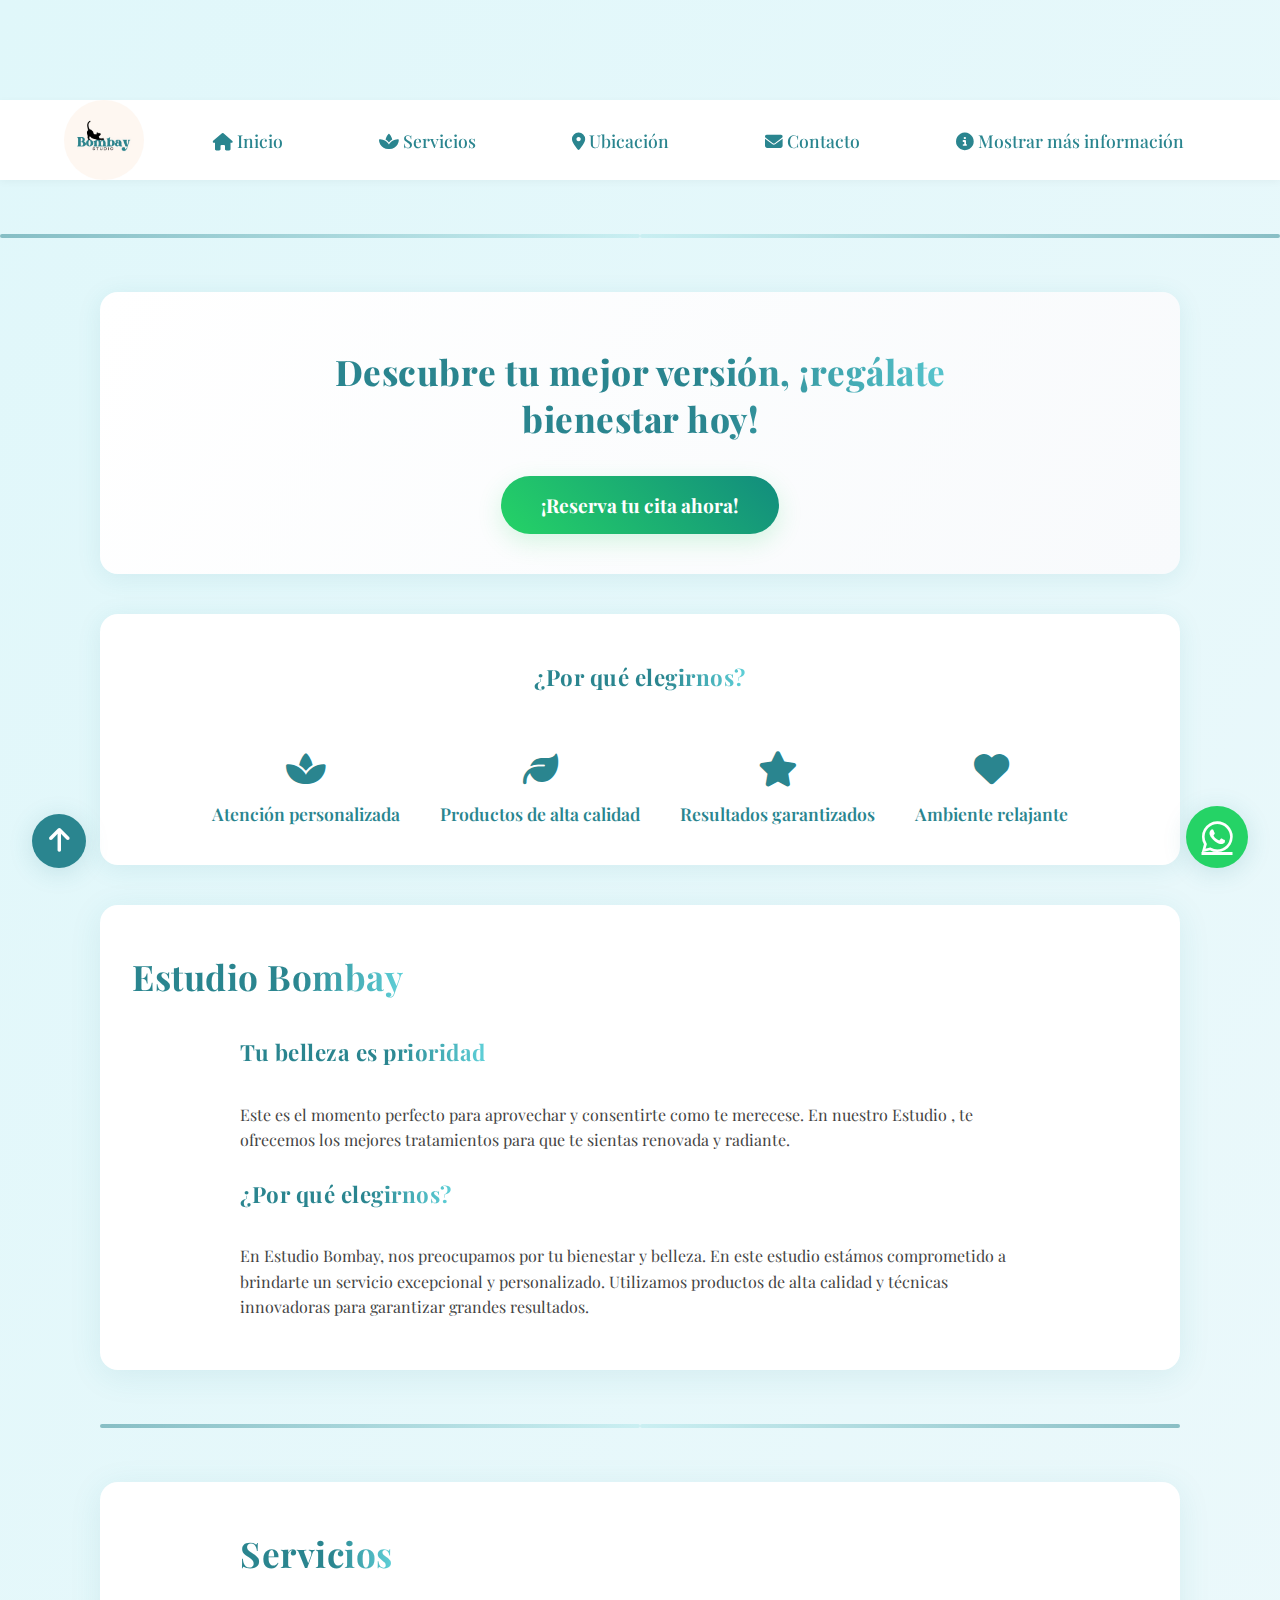
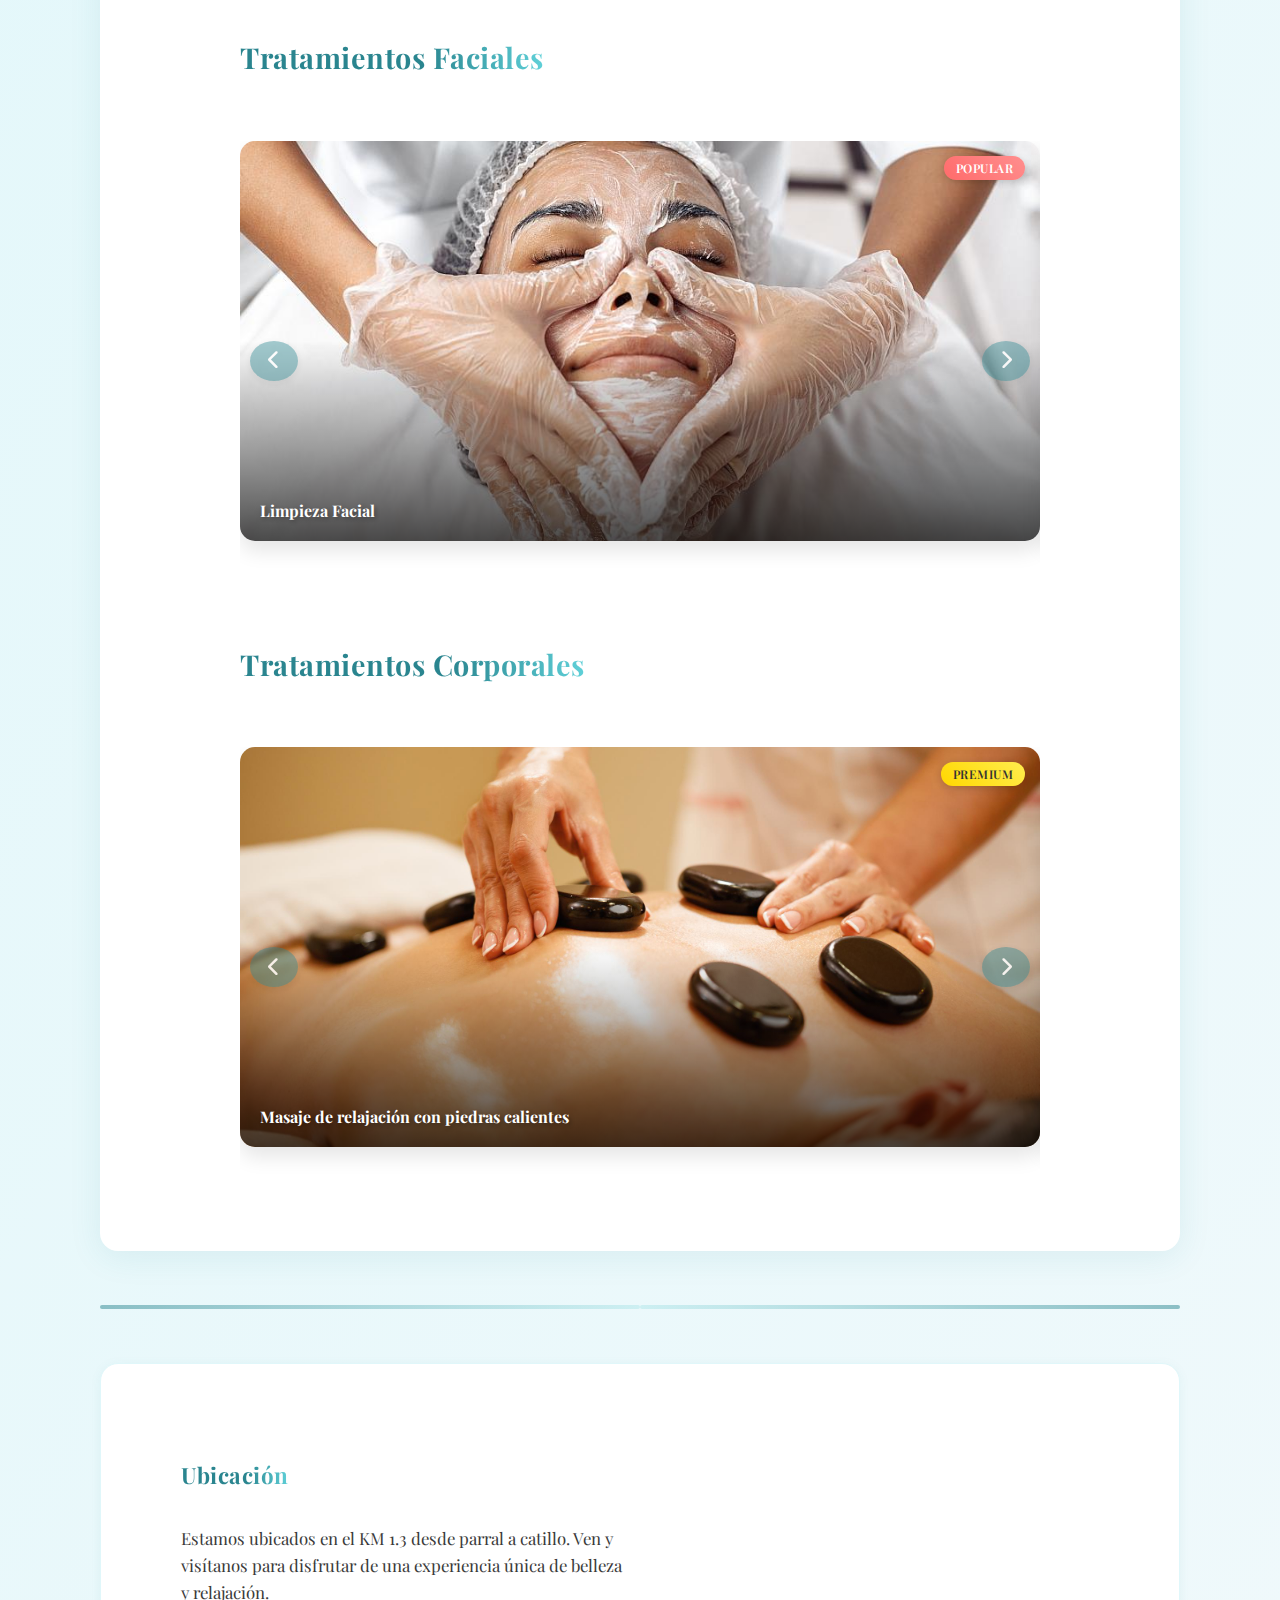
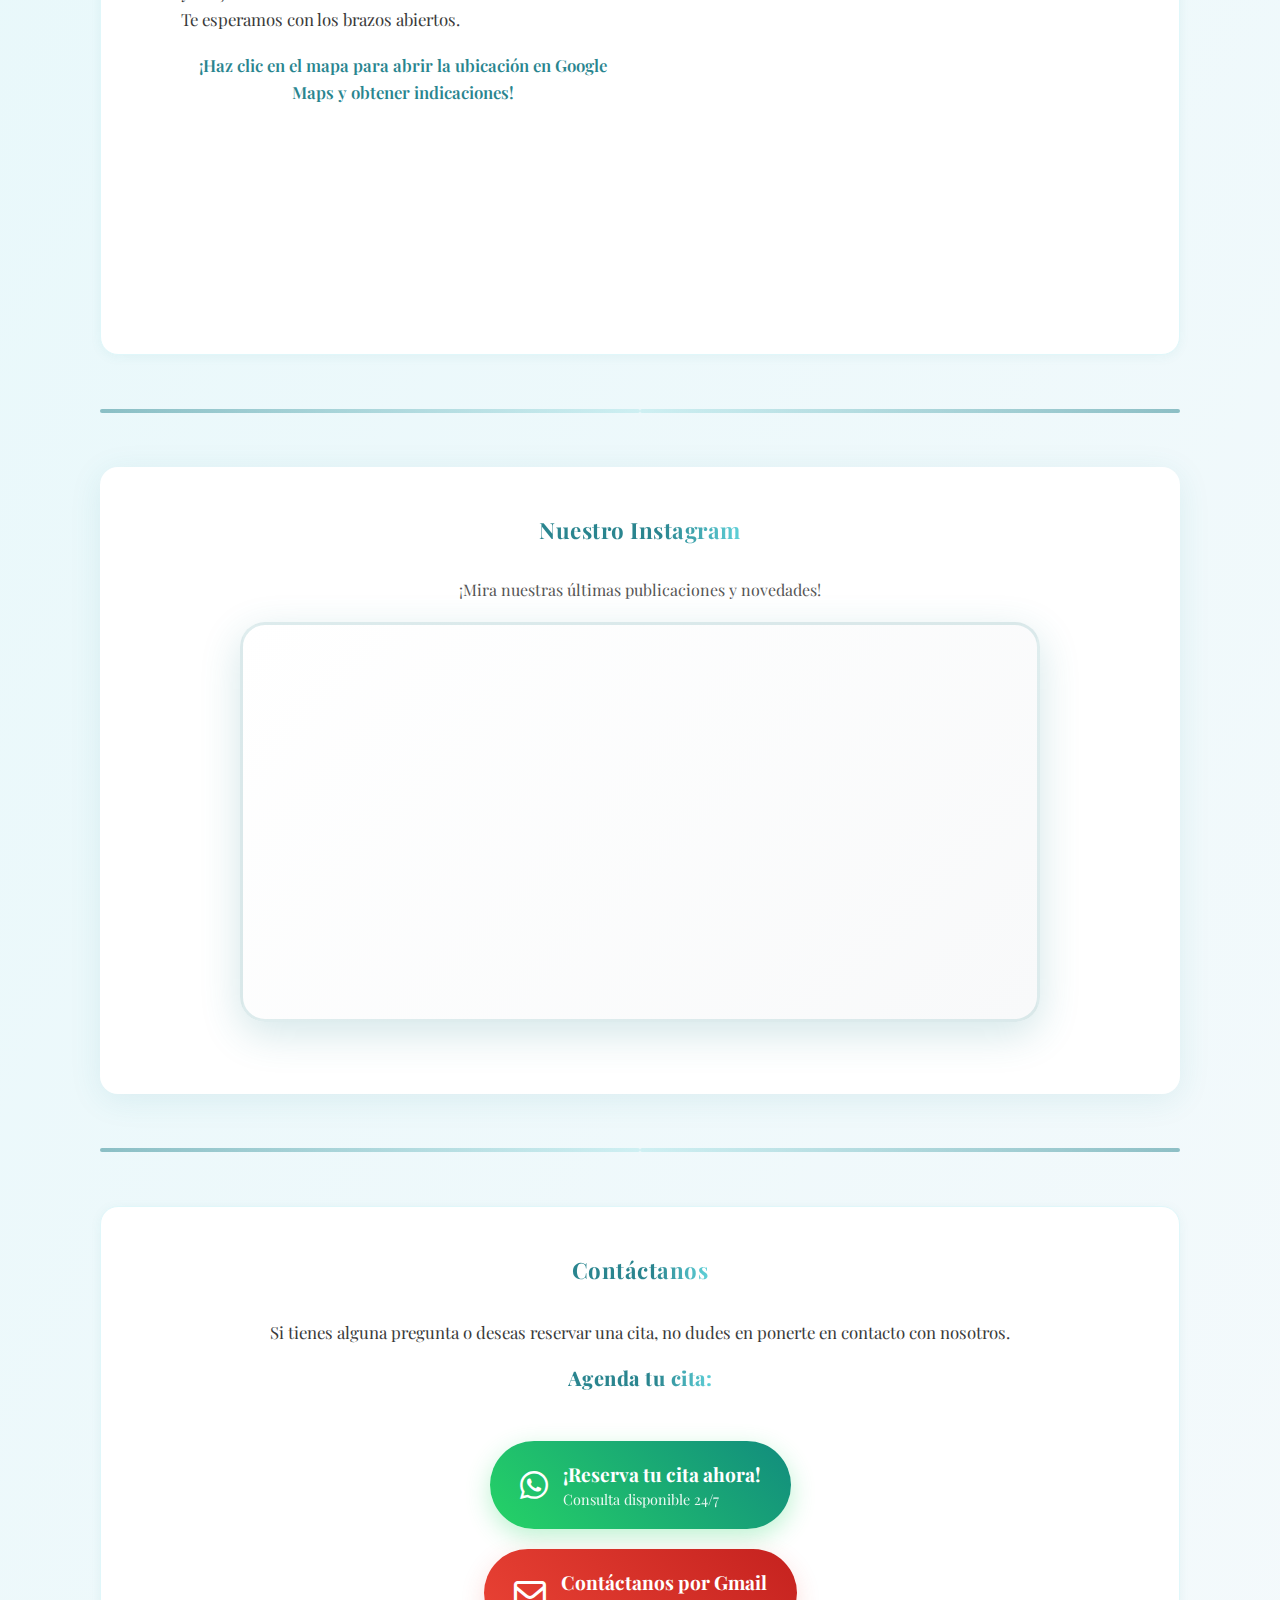
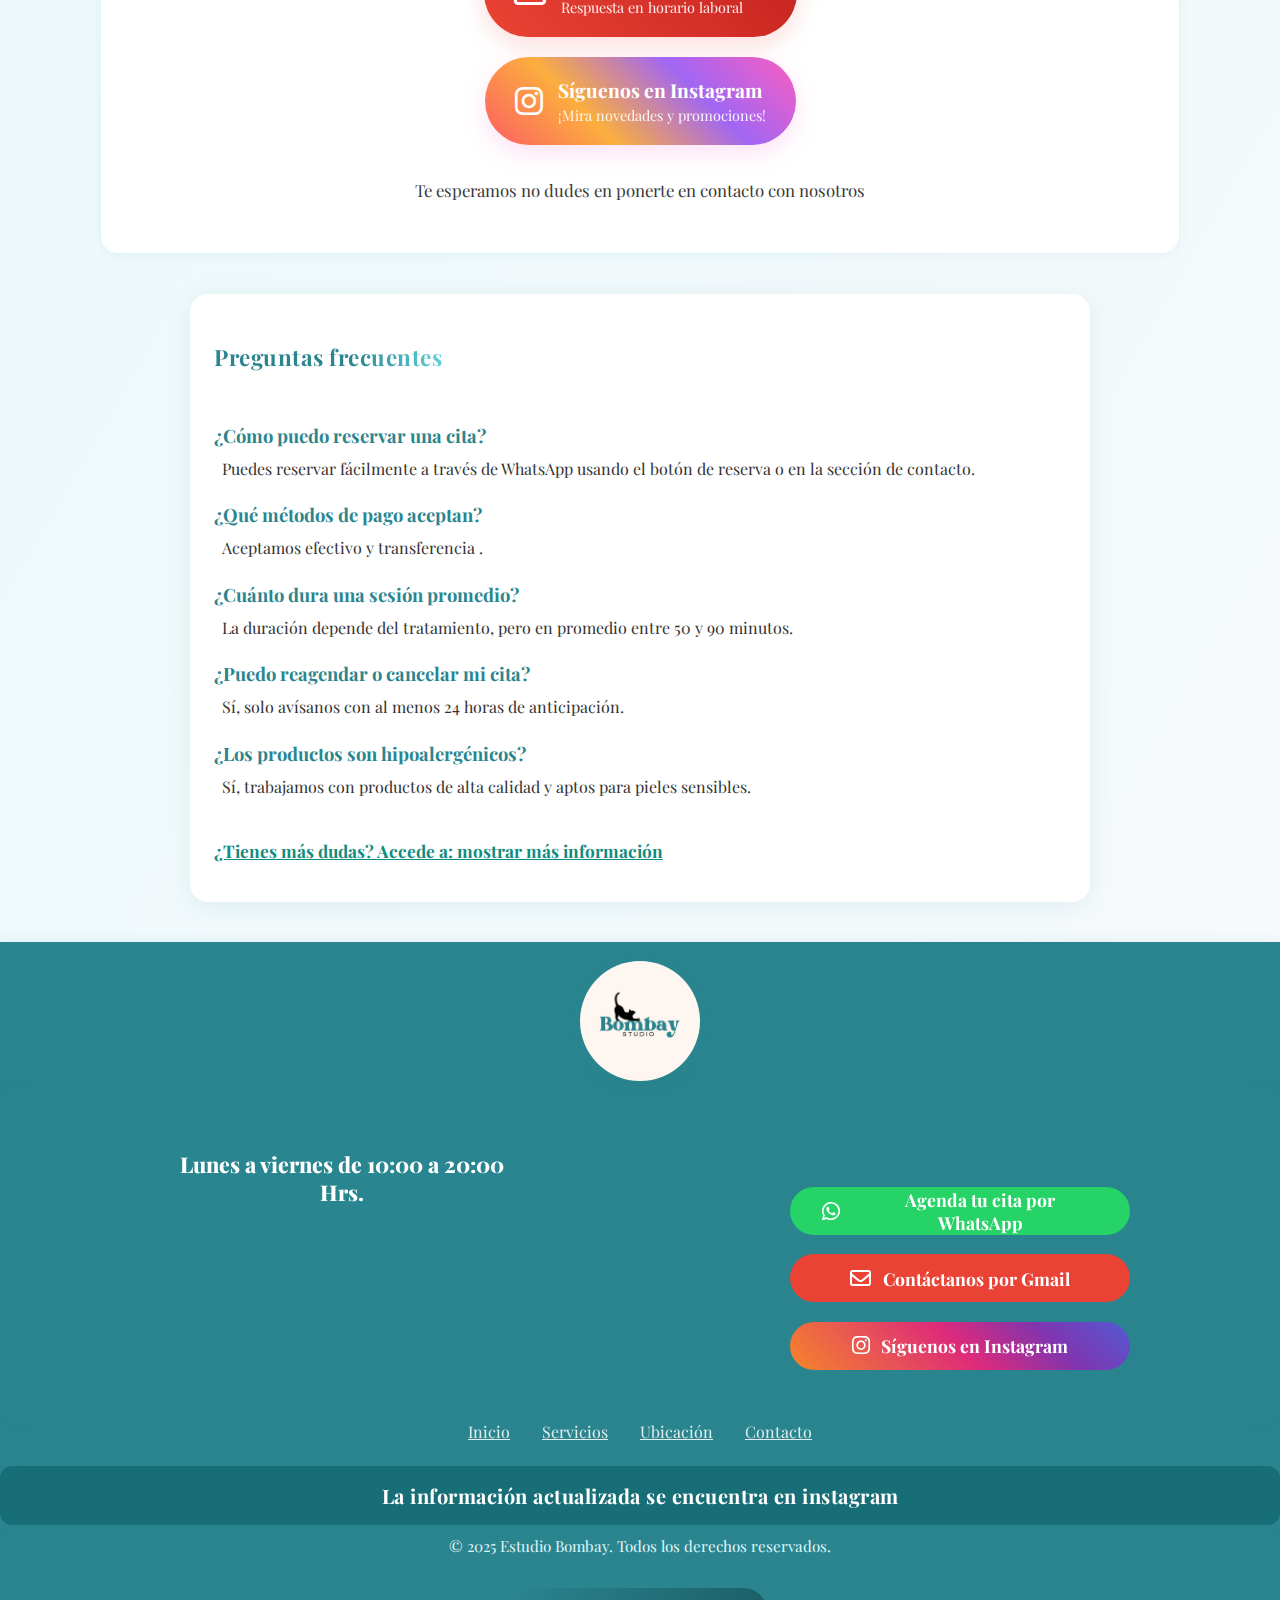
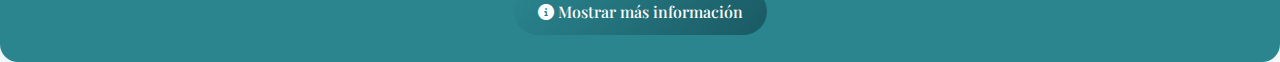
<file: Index.html>
<!DOCTYPE html>
<html lang="es">

    <head>

        <meta charset="UTF-8">
        <meta name="viewport" content="width=device-width">
        <meta name="robots" content="index, follow">
        <meta name="theme-color" content="#2a858f">

        <title>Estudio Bombay</title>
        <link rel="icon" href="Imagenes/bombayBB.jpg">
        <link rel="stylesheet" href="estilosPagina.css">

        <!-- Fuentes de Google Fonts -->

        <link rel="preconnect" href="https://fonts.googleapis.com">
        <link rel="preconnect" href="https://fonts.gstatic.com" crossorigin>
        <link href="https://fonts.googleapis.com/css2?family=Playfair+Display:ital,wght@0,400..900;1,400..900&display=swap" rel="stylesheet">

         <!-- Fuentes de Google Fonts -->

         <!-- Fuentes de font awesome, para iconos -->
         <link rel="stylesheet" href="https://cdnjs.cloudflare.com/ajax/libs/font-awesome/6.7.2/css/all.min.css" integrity="sha512-Evv84Mr4kqVGRNSgIGL/F/aIDqQb7xQ2vcrdIwxfjThSH8CSR7PBEakCr51Ck+w+/U6swU2Im1vVX0SVk9ABhg==" crossorigin="anonymous" referrerpolicy="no-referrer" />

    </head>


    </nav>

    <header>
        <nav class="navbar">
            <a href="https://www.instagram.com/estudiobombayy/" target="_blank" class="logo-container">
                <img id="logo" 
                    src="Imagenes/bombayBB.jpg" 
                    alt="Logo de Estudio Bombay" 
                    width="80" 
                    height="80"
                    title="Estudio Bombay">
            </a>
            <div class="navbar-info">
                La información actualizada se encuentra en instagram
            </div>
            <button class="menu-hamburguesa" id="menu-hamburguesa" aria-label="Abrir menú">
                <i class="fas fa-bars"></i>
            </button>
            <div class="offcanvas-menu" id="offcanvas-menu">
                <div class="offcanvas-header">
                    <img src="Imagenes/bombayBB.jpg" alt="Logo" width="50" height="50" style="border-radius:50%;">
                    <button class="close-offcanvas" id="close-offcanvas" aria-label="Cerrar menú">
                        <i class="fas fa-times"></i>
                    </button>
                </div>
                <ul class="offcanvas-list">
                    <li><a href="#Inicio"><i class="fas fa-home"></i> Inicio</a></li>
                    <li><a href="#Servicios"><i class="fas fa-spa"></i> Servicios</a></li>
                    <li><a href="#Ubicacion"><i class="fas fa-map-marker-alt"></i> Ubicación</a></li>
                    <li><a href="#Contacto"><i class="fas fa-envelope"></i> Contacto</a></li>
                    <li><a href="informacion-detallada.html"><i class="fas fa-info-circle"></i> Mostrar más información</a></li>
                </ul>
            </div>
            <ul class="nav-list" id="nav-list">
                <li class="linkInternos"><a href="#Inicio"><i class="fas fa-home"></i> Inicio</a></li>
                <li class="linkInternos"><a href="#Servicios"><i class="fas fa-spa"></i> Servicios</a></li>
                <li class="linkInternos"><a href="#Ubicacion"><i class="fas fa-map-marker-alt"></i> Ubicación</a></li>
                <li class="linkInternos"><a href="#Contacto"><i class="fas fa-envelope"></i> Contacto</a></li>
                <li class="linkInternos"><a href="informacion-detallada.html"><i class="fas fa-info-circle"></i> Mostrar más información</a></li>
            </ul>
        </nav>
    </header>

    <div class="section-divider"></div>

    <body>

        <main>

            <!-- Banner principal -->
            <section class="banner-principal">
                <div class="banner-contenido">
                    <h1 class="frase-inspiradora">Descubre tu mejor versión, ¡regálate bienestar hoy!</h1>
                    <a href="https://wa.me/+56995127863" target="_blank" class="btn-banner-reserva">¡Reserva tu cita ahora!</a>
                </div>
            </section>

            <!-- Beneficios de elegirnos -->
            <section class="beneficios">
                <h2>¿Por qué elegirnos?</h2>
                <div class="beneficios-lista">
                    <div class="beneficio-item">
                        <i class="fas fa-spa"></i>
                        <span>Atención personalizada</span>
                    </div>
                    <div class="beneficio-item">
                        <i class="fas fa-leaf"></i>
                        <span>Productos de alta calidad</span>
                    </div>
                    <div class="beneficio-item">
                        <i class="fas fa-star"></i>
                        <span>Resultados garantizados</span>
                    </div>
                    <div class="beneficio-item">
                        <i class="fas fa-heart"></i>
                        <span>Ambiente relajante</span>
                    </div>
                </div>
            </section>

            <section id="Inicio">
                <h1>Estudio Bombay</h1>

                <article>
    
                    <h2>Tu belleza es prioridad</h2>
    
                    <p>Este es el momento perfecto para aprovechar y consentirte como te merecese. En nuestro Estudio
                    , te ofrecemos los mejores tratamientos para que te sientas renovada y radiante.
                    </p>
    
                    <h2>¿Por qué elegirnos?</h2>
    
                    <p>En Estudio Bombay, nos preocupamos por tu bienestar y belleza. En este estudio estámos
                    comprometido a brindarte un servicio excepcional y personalizado. Utilizamos productos de alta calidad
                    y técnicas innovadoras para garantizar grandes resultados.
                    </p>
    
                </article>
            </section>
            
            <!-- Separador entre secciones principales -->
            <div class="section-divider"></div>
            
            <section id="Servicios">
                <article>
                    <h1>Servicios</h1>
                    <br>
                    <!-- Tratamientos Faciales -->
                    <h3 class="seccion-tratamientos">Tratamientos Faciales</h3>
                    <div class="carrusel-container">
                        <button class="flecha flecha-izquierda">
                            <i class="fas fa-chevron-left"></i>
                        </button>
                        
                        <div class="carrusel">
                            <!-- Carta de Limpieza Facial -->
                            <div class="carta">
                                <div class="imagenCarta" style="--i:url(Imagenes/limpiezaFacial.jpg)">
                                    <h6>Limpieza Facial</h6>
                                    <div class="badge-popular">Popular</div>
                                </div>
                                <div class="info_carta">
                                    <div class="headC">
                                        <p class="tituloCarta">Limpieza Facial</p>
                                        <div class="descripcionCarta">
                                            <div class="item">
                                                <i class="fa-regular fa-clock"></i>
                                                <p>Duración: 60 min</p>
                                            </div>
                                            <div class="item">
                                                <i class="fa-regular fa-calendar"></i>
                                                <p>Sesiones: 3-4 semanas</p>
                                            </div>
                                        </div>
                                    </div>
                                    <div class="contenido">
                                        <h3>Procedimiento:</h3>
                                        <p>Deja la piel con un aspecto mas uniforme y radiante, tambien ayuda
                                            a reducir los poros dilatados, eliminar las impurezas acumuladas en la piel
                                            y a controlar el exceso de sebo.
                                        </p>
                                    </div>
                                    <div class="accion">
                                        <a href="#" class="btn btn-precio">
                                            <span class="precio-simbolo">$</span>
                                            <span class="precio-valor">15.000</span>
                                            <span class="brillito"></span>
                                            <span class="brillito"></span>
                                            <span class="brillito"></span>
                                            <span class="brillito"></span>
                                            <span class="brillito"></span>
                                        </a>
                                    </div>
                                </div>
                            </div>

                            <!-- Carta de Rejuvenecimiento Facial -->
                            <div class="carta">
                                <div class="imagenCarta" style="--i:url(Imagenes/RejuvenecimietnoFacial.webp)">
                                    <h6>Rejuvenecimiento Facial</h6>
                                    <div class="badge-premium">Premium</div>
                                </div>
                                <div class="info_carta">
                                    <div class="headC">
                                        <p class="tituloCarta">Rejuvenecimiento Facial</p>
                                        <div class="descripcionCarta">
                                            <div class="item">
                                                <i class="fa-regular fa-clock"></i>
                                                <p>Duración: 120 min</p>
                                            </div>
                                            <div class="item">
                                                <i class="fa-regular fa-calendar"></i>
                                                <p>Sesiones: 2-3 semanas</p>
                                            </div>
                                        </div>
                                    </div>
                                    <div class="contenido">
                                        <h3>Procedimiento:</h3>
                                        <p>Tratamiento diseñado para levantar, dar forma y suavizar los rasgos faciales, al mismo tiempo que agrega contornos en lugares concretos
                                            para combatir el envejecimiento, los prodcutos contienen acido hialuronico.
                                        </p>
                                    </div>
                                    <div class="accion">
                                        <a href="#" class="btn btn-precio">
                                            <span class="precio-simbolo">$</span>
                                            <span class="precio-valor">25.000</span>
                                            <span class="brillito"></span>
                                            <span class="brillito"></span>
                                            <span class="brillito"></span>
                                            <span class="brillito"></span>
                                            <span class="brillito"></span>
                                        </a>
                                    </div>
                                </div>
                            </div>

                             <!-- Carta de limpieza facial profunda -->

                             <div class="carta">
                                <div class="imagenCarta" style="--i:url(Imagenes/limpiezaProfunda.webp)">
                                    <h6>Limpieza Facial Profunda</h6>
                                    <div class="badge-nuevo">Nuevo</div>
                                </div>
                                <div class="info_carta">
                                    <div class="headC">
                                        <p class="tituloCarta">Limpieza Facial Profunda</p>
                                        <div class="descripcionCarta">
                                            <div class="item">
                                                <i class="fa-regular fa-clock"></i>
                                                <p>Duración: 90 min</p>
                                            </div>
                                            <div class="item">
                                                <i class="fa-regular fa-calendar"></i>
                                                <p>Sesiones: 4-6 semanas</p>
                                            </div>
                                        </div>
                                    </div>
                                    <div class="contenido">
                                        <h3>Procedimiento:</h3>
                                        <p>
                                           Comienza con un analisis de tu piel para personalizar cada paso, a diferencia de la limpieza facial convencional, esta alcanza capas mas profundas del tejido.
                                           Ademas de los resultados son mas duraderos en el tiempo.
                                        </p>
                                    </div>
                                    <div class="accion">
                                        <a href="#" class="btn btn-precio">
                                            <span class="precio-simbolo">$</span>
                                            <span class="precio-valor">20.000</span>
                                            <span class="brillito"></span>
                                            <span class="brillito"></span>
                                            <span class="brillito"></span>
                                            <span class="brillito"></span>
                                            <span class="brillito"></span>
                                        </a>
                                    </div>
                                </div>
                            </div>

                            <!-- Carta de Tratamiento Acné -->
                            <div class="carta">
                                <div class="imagenCarta" style="--i:url(Imagenes/tratamientoAcne.jpg)">
                                    <h6>Tratamiento Acné</h6>
                                    <div class="badge-especializado">Especializado</div>
                                </div>
                                <div class="info_carta">
                                    <div class="headC">
                                        <p class="tituloCarta">Tratamiento Acné</p>
                                        <div class="descripcionCarta">
                                            <div class="item">
                                                <i class="fa-regular fa-clock"></i>
                                                <p>Duración: 90 min</p>
                                            </div>
                                            <div class="item">
                                                <i class="fa-regular fa-calendar"></i>
                                                <p>Sesiones: 2-3 semanas</p>
                                            </div>
                                        </div>
                                    </div>
                                    <div class="contenido">
                                        <h3>Procedimiento:</h3>
                                        <p>Tratamiento que ayuda a disminuir la inflamación causada por el acne, se evita que los poros queden dilatados por un sebo aumulado a lo largo del tiempo
                                            , mantiene controlado el acne, el producto a aplicar es segun el tipo de piel.
                                        </p>
                                    </div>
                                    <div class="accion">
                                        <a href="#" class="btn btn-precio">
                                            <span class="precio-simbolo">$</span>
                                            <span class="precio-valor">22.000</span>
                                            <span class="brillito"></span>
                                            <span class="brillito"></span>
                                            <span class="brillito"></span>
                                            <span class="brillito"></span>
                                            <span class="brillito"></span>
                                        </a>
                                    </div>
                                </div>
                            </div>
                        </div>

                        <button class="flecha flecha-derecha">
                            <i class="fas fa-chevron-right"></i>
                        </button>
                        
                        <!-- Indicadores del carrusel -->
                        <div class="carrusel-indicadores">
                            <span class="indicador activo" data-slide="0"></span>
                            <span class="indicador" data-slide="1"></span>
                            <span class="indicador" data-slide="2"></span>
                            <span class="indicador" data-slide="3"></span>
                        </div>
                    </div>
                    <div class="mensaje-tocar-carrusel">
                        <i class="fas fa-hand-pointer"></i>
                        Toca la imagen para ver detalles del tratamiento
                    </div>

                    <!-- Tratamientos Corporales -->
                    <h3 class="seccion-tratamientos">Tratamientos Corporales</h3>
                    <div class="carrusel-container">
                        <button class="flecha flecha-izquierda">
                            <i class="fas fa-chevron-left"></i>
                        </button>
                        
                        <div class="carrusel">
                            
                            <!-- Carta de masaje con peidras -->
                            <div class="carta">
                                <div class="imagenCarta" style="--i:url(Imagenes/masajePiedras.jpg)">
                                    <h6>Masaje de relajación con piedras calientes</h6>
                                    <div class="badge-premium">Premium</div>
                                </div>
                                <div class="info_carta">
                                    <div class="headC">
                                        <p class="tituloCarta">Masa relajacion con piedras calientes</p>
                                        <div class="descripcionCarta">
                                            <div class="item">
                                                <i class="fa-regular fa-clock"></i>
                                                <p>Duración: 60 min</p>
                                            </div>
                                            <div class="item">
                                                <i class="fa-regular fa-calendar"></i>
                                                <p>Sesiones: Semanal</p>
                                            </div>
                                        </div>
                                    </div>
                                    <div class="contenido">
                                        <h3>Procedimiento:</h3>
                                        <p>
                                            Utiliza el calor terapeutico de las piedras calientes para relajar los musculos, mejorar la circulación y relaja el cuerpo.
                                            <br>
                                            Ademas alivia el dolor muscular, estimula el metabolismo y relaja los tejidos.
                                        </p>
                                    </div>
                                    <div class="accion">
                                        <a href="#" class="btn btn-precio">
                                            <span class="precio-simbolo">$</span>
                                            <span class="precio-valor">25.000</span>
                                            <span class="brillito"></span>
                                            <span class="brillito"></span>
                                            <span class="brillito"></span>
                                            <span class="brillito"></span>
                                            <span class="brillito"></span>
                                        </a>
                                    </div>
                                </div>
                            </div>


                              
                            <!-- Carta de masaje de relajacion  -->
                            <div class="carta">
                                <div class="imagenCarta" style="--i:url(Imagenes/masajeRelajacion.webp)">
                                    <h6>Masaje de relajación</h6>
                                    <div class="badge-nuevo">Nuevo</div>
                                </div>
                                <div class="info_carta">
                                    <div class="headC">
                                        <p class="tituloCarta">Masaje relajacion</p>
                                        <div class="descripcionCarta">
                                            <div class="item">
                                                <i class="fa-regular fa-clock"></i>
                                                <p>Duración: 50 min</p>
                                            </div>
                                            <div class="item">
                                                <i class="fa-regular fa-calendar"></i>
                                                <p>Sesiones: Semanal</p>
                                            </div>
                                        </div>
                                    </div>
                                    <div class="contenido">
                                        <h3>Procedimiento:</h3>
                                        <p>
                                            Nuestro masaje de relajación es una terapia manual que utiliza movimientos suaves y controlados para relajar los músculos y aliviar todo tu cuerpo.
                                            <br> 
                                            Esta técnica milenaria combina presión moderada con movimientos fluidos que activan la circulación sanguínea y liberan la tensión acumulada en tu día a día
                                        </p>
                                    </div>
                                    <div class="accion">
                                        <a href="#" class="btn btn-precio">
                                            <span class="precio-simbolo">$</span>
                                            <span class="precio-valor">20.000</span>
                                            <span class="brillito"></span>
                                            <span class="brillito"></span>
                                            <span class="brillito"></span>
                                            <span class="brillito"></span>
                                            <span class="brillito"></span>
                                        </a>
                                    </div>
                                </div>
                            </div>

                             <!-- Carta de Ondas Rusas -->
                             <div class="carta">
                                <div class="imagenCarta" style="--i:url(Imagenes/ondas-rusas.jpg)">
                                    <h6>Ondas Rusas</h6>
                                    <div class="badge-popular">Popular</div>
                                </div>
                                <div class="info_carta">
                                    <div class="headC">
                                        <p class="tituloCarta">Ondas Rusas</p>
                                        <div class="descripcionCarta">
                                            <div class="item">
                                                <i class="fa-regular fa-clock"></i>
                                                <p>Duración: 45 min</p>
                                            </div>
                                            <div class="item">
                                                <i class="fa-regular fa-calendar"></i>
                                                <p>Sesiones: 6-8 semanas</p>
                                            </div>
                                        </div>
                                    </div>
                                    <div class="contenido">
                                        <h3>Procedimiento:</h3>
                                        <p>Tratamiento de electroestimulación que ayuda a tonificar y reafirmar los músculos, mejorando la apariencia de la piel, eliminando la retencion de liquidos y reduciendo la celulitis.</p>
                                    </div>
                                    <div class="accion">
                                        <a href="#" class="btn btn-precio">
                                            <span class="precio-simbolo">$</span>
                                            <span class="precio-valor">90.000</span>
                                            <span class="brillito"></span>
                                            <span class="brillito"></span>
                                            <span class="brillito"></span>
                                            <span class="brillito"></span>
                                            <span class="brillito"></span>
                                        </a>
                                    </div>
                                </div>
                            </div>



                            <!-- Carta de Lipolaser -->
                            <div class="carta">
                                <div class="imagenCarta" style="--i:url(Imagenes/lipolaser.jpg)">
                                    <h6>Lipolaser</h6>
                                    <div class="badge-premium">Premium</div>
                                </div>
                                <div class="info_carta">
                                    <div class="headC">
                                        <p class="tituloCarta">Lipolaser</p>
                                        <div class="descripcionCarta">
                                            <div class="item">
                                                <i class="fa-regular fa-clock"></i>
                                                <p>Duración: 60 min</p>
                                            </div>
                                            <div class="item">
                                                <i class="fa-regular fa-calendar"></i>
                                                <p>Sesiones: 8-12 semanas</p>
                                            </div>
                                        </div>
                                    </div>
                                    <div class="contenido">
                                        <h3>Procedimiento:</h3>
                                        <p>Tratamiento no invasivo que utiliza tecnología láser para reducir la grasa localizada, modelamiento corporal y reduccion de celulitis de manera no invasiva.</p>
                                    </div>
                                    <div class="accion">
                                        <a href="#" class="btn btn-precio">
                                            <span class="precio-simbolo">$</span>
                                            <span class="precio-valor">130.000</span>
                                            <span class="brillito"></span>
                                            <span class="brillito"></span>
                                            <span class="brillito"></span>
                                            <span class="brillito"></span>
                                            <span class="brillito"></span>
                                        </a>
                                    </div>
                                </div>
                            </div>

                            <!-- Carta de Radiofrecuencia -->
                            <div class="carta">
                                <div class="imagenCarta" style="--i:url(Imagenes/radiofrecuencia.jpg)">
                                    <h6>Radiofrecuencia</h6>
                                    <div class="badge-especializado">Especializado</div>
                                </div>
                                <div class="info_carta">
                                    <div class="headC">
                                        <p class="tituloCarta">Radiofrecuencia</p>
                                        <div class="descripcionCarta">
                                            <div class="item">
                                                <i class="fa-regular fa-clock"></i>
                                                <p>Duración: 50 min</p>
                                            </div>
                                            <div class="item">
                                                <i class="fa-regular fa-calendar"></i>
                                                <p>Sesiones: 6-8 semanas</p>
                                            </div>
                                        </div>
                                    </div>
                                    <div class="contenido">
                                        <h3>Procedimiento:</h3>
                                        <p>Tratamiento que utiliza ondas de radiofrecuencia para estimular la producción de colágeno, reducir la celulitis y estrias ademas mejora la firmeza de la piel.</p>
                                    </div>
                                    <div class="accion">
                                        <a href="#" class="btn btn-precio">
                                            <span class="precio-simbolo">$</span>
                                            <span class="precio-valor">110.000</span>
                                            <span class="brillito"></span>
                                            <span class="brillito"></span>
                                            <span class="brillito"></span>
                                            <span class="brillito"></span>
                                            <span class="brillito"></span>
                                        </a>
                                    </div>
                                </div>
                            </div>

                            

                            <!-- Carta de Cavitación -->
                            <div class="carta">
                                <div class="imagenCarta" style="--i:url(Imagenes/cavitacion.jpg.webp)">
                                    <h6>Cavitación</h6>
                                    <div class="badge-especializado">Especializado</div>
                                </div>
                                <div class="info_carta">
                                    <div class="headC">
                                        <p class="tituloCarta">Cavitación</p>
                                        <div class="descripcionCarta">
                                            <div class="item">
                                                <i class="fa-regular fa-clock"></i>
                                                <p>Duración: 50 min</p>
                                            </div>
                                            <div class="item">
                                                <i class="fa-regular fa-calendar"></i>
                                                <p>Sesiones: 8-10 semanas</p>
                                            </div>
                                        </div>
                                    </div>
                                    <div class="contenido">
                                        <h3>Procedimiento:</h3>
                                        <p>Tratamiento que ayuda a eliminar la grasa localizada mediante el uso de ultrasonido de baja frecuencia, se aplica en las zonas donde se concentra la grasa para disolver las celulas.</p>
                                    </div>
                                    <div class="accion">
                                        <a href="#" class="btn btn-precio">
                                            <span class="precio-simbolo">$</span>
                                            <span class="precio-valor">110.000</span>
                                            <span class="brillito"></span>
                                            <span class="brillito"></span>
                                            <span class="brillito"></span>
                                            <span class="brillito"></span>
                                            <span class="brillito"></span>
                                        </a>
                                    </div>
                                </div>
                            </div>
                        </div>

                        

                        <button class="flecha flecha-derecha">
                            <i class="fas fa-chevron-right"></i>
                        </button>

                        
                        
                        <!-- Indicadores del carrusel -->
                        <div class="carrusel-indicadores">
                            <span class="indicador activo" data-slide="0"></span>
                            <span class="indicador" data-slide="1"></span>
                            <span class="indicador" data-slide="2"></span>
                            <span class="indicador" data-slide="3"></span>
                            <span class="indicador" data-slide="4"></span>
                            <span class="indicador" data-slide="5"></span>
                        </div>
                    </div>
                    <div class="mensaje-tocar-carrusel">
                        <i class="fas fa-hand-pointer"></i>
                        Toca la imagen para ver detalles del tratamiento
                    </div>
                </article>
            </section>
    
            <!-- Separador entre secciones principales -->
            <div class="section-divider"></div>
    
            <section id="Ubicacion">
                <article class="ubicacion-container">
                    <div class="ubicacion-texto">
                        <h2>Ubicación</h2>
                        <p>Estamos ubicados en el KM 1.3 desde parral a catillo. Ven y visítanos para disfrutar de una experiencia única
                        de belleza y relajación. <br>Te esperamos con los brazos abiertos.</p>
                        <p style="margin-top:1.2rem; text-align:center; font-weight:600; color:#2a858f;">¡Haz clic en el mapa para abrir la ubicación en Google Maps y obtener indicaciones!</p>
                    </div>
                    <div class="ubicacion-mapa">
                        <a href="https://www.google.com/maps?q=-36.16686111111111,-71.80672222222222" target="_blank" class="mapa-link">
                            <iframe 
                                src="https://www.google.com/maps/embed?pb=!1m18!1m12!1m3!1d3329.1234567890123!2d-71.80672222222222!3d-36.16686111111111!2m3!1f0!2f0!3f0!3m2!1i1024!2i768!4f13.1!3m3!1m2!1s0x0%3A0x0!2zMzbCsDEwJzAwLjciUyA3McKwNDgnMjQuMiJX!5e0!3m2!1ses!2scl!4v1234567890123!5m2!1ses!2scl" 
                                width="100%" 
                                height="450" 
                                style="border:0;" 
                                allowfullscreen="" 
                                loading="lazy" 
                                referrerpolicy="no-referrer-when-downgrade">
                            </iframe>
                        </a>
                    </div>
                </article>
            </section>

                <div class="section-divider"></div>


            <!-- Widget de Instagram -->
            <section id="InstagramFeed">
                <article style="text-align:center; margin-bottom: 2.5rem;">
                    <h2 style="color:#2a858f; margin-bottom:1rem;">Nuestro Instagram</h2>
                    <p style="margin-bottom:1.2rem; color:#555;">¡Mira nuestras últimas publicaciones y novedades!</p>
                    <!-- LightWidget Instagram Feed de Estudio Bombay -->
                    <script src="https://cdn.lightwidget.com/widgets/lightwidget.js"></script>
                    <iframe src="//lightwidget.com/widgets/f29289311cb7583f83dfdbdb0ec98dd8.html" scrolling="no" allowtransparency="true" class="lightwidget-widget" style="width:100%;border:0;overflow:hidden;max-width:900px;height:400px;margin:0 auto;display:block;border-radius:25px;box-shadow:0 8px 32px rgba(42,133,143,0.15);background:linear-gradient(135deg, #ffffff 0%, #f8f9fa 100%);transition: all 0.3s ease;border: 3px solid rgba(42,133,143,0.15);"></iframe>
                    
                    <!-- CSS personalizado para el widget -->
                    <style>
                        /* Contenedor principal del widget */
                        .lightwidget-widget {
                            border-radius: 25px !important;
                            box-shadow: 0 12px 40px rgba(42,133,143,0.2) !important;
                            border: 3px solid rgba(42,133,143,0.15) !important;
                            transition: all 0.4s ease !important;
                            background: linear-gradient(135deg, #ffffff 0%, #f8f9fa 100%) !important;
                            overflow: hidden !important;
                        }
                        
                        .lightwidget-widget:hover {
                            box-shadow: 0 16px 50px rgba(42,133,143,0.3) !important;
                            transform: translateY(-3px) !important;
                            border-color: rgba(42,133,143,0.25) !important;
                        }
                        
                        /* Estilos más específicos para el contenido del iframe */
                        .lightwidget-widget iframe {
                            border-radius: 25px !important;
                            overflow: hidden !important;
                        }
                        
                        /* Personalizar colores del widget */
                        .lightwidget-widget * {
                            font-family: 'Playfair Display', serif !important;
                        }
                        
                        /* Colores principales del widget */
                        .lightwidget-widget .lw-text,
                        .lightwidget-widget .lw-title,
                        .lightwidget-widget .lw-description {
                            color: #2a858f !important;
                        }
                        
                        /* Botones del widget */
                        .lightwidget-widget .lw-button,
                        .lightwidget-widget .lw-follow-button {
                            background: linear-gradient(135deg, #2a858f 0%, #1f6b73 100%) !important;
                            color: white !important;
                            border-radius: 30px !important;
                            border: none !important;
                            padding: 10px 25px !important;
                            font-weight: 600 !important;
                            transition: all 0.3s ease !important;
                            box-shadow: 0 4px 15px rgba(42,133,143,0.2) !important;
                        }
                        
                        .lightwidget-widget .lw-button:hover,
                        .lightwidget-widget .lw-follow-button:hover {
                            background: linear-gradient(135deg, #1f6b73 0%, #2a858f 100%) !important;
                            transform: translateY(-2px) !important;
                            box-shadow: 0 6px 20px rgba(42,133,143,0.4) !important;
                        }
                        
                        /* Imágenes del widget con bordes más redondeados */
                        .lightwidget-widget .lw-image,
                        .lightwidget-widget img {
                            border-radius: 25px !important;
                            transition: all 0.4s ease !important;
                            box-shadow: 0 4px 15px rgba(42,133,143,0.1) !important;
                        }
                        
                        .lightwidget-widget .lw-image:hover,
                        .lightwidget-widget img:hover {
                            transform: scale(1.08) !important;
                            box-shadow: 0 8px 25px rgba(42,133,143,0.25) !important;
                        }
                        
                        /* Contenedores de imágenes para más redondeo */
                        .lightwidget-widget .lw-item,
                        .lightwidget-widget .lw-post,
                        .lightwidget-widget .lw-photo,
                        .lightwidget-widget .lw-grid-item {
                            border-radius: 25px !important;
                            overflow: hidden !important;
                            margin: 8px !important;
                            box-shadow: 0 4px 15px rgba(42,133,143,0.1) !important;
                            transition: all 0.3s ease !important;
                        }
                        
                        .lightwidget-widget .lw-item:hover,
                        .lightwidget-widget .lw-post:hover,
                        .lightwidget-widget .lw-photo:hover,
                        .lightwidget-widget .lw-grid-item:hover {
                            transform: translateY(-3px) !important;
                            box-shadow: 0 8px 25px rgba(42,133,143,0.2) !important;
                        }
                        
                        /* Contador de publicaciones */
                        .lightwidget-widget .lw-counter {
                            color: #2a858f !important;
                            font-weight: 600 !important;
                        }
                        
                        /* Enlaces del widget */
                        .lightwidget-widget a {
                            color: #2a858f !important;
                            text-decoration: none !important;
                        }
                        
                        .lightwidget-widget a:hover {
                            color: #1f6b73 !important;
                        }
                        
                        /* Fondo del widget */
                        .lightwidget-widget .lw-background {
                            background: linear-gradient(135deg, #ffffff 0%, #f8f9fa 100%) !important;
                        }
                        
                        /* Bordes y separadores */
                        .lightwidget-widget .lw-border,
                        .lightwidget-widget .lw-separator {
                            border-color: rgba(42,133,143,0.2) !important;
                        }
                        
                        /* Grid del widget */
                        .lightwidget-widget .lw-grid {
                            border-radius: 20px !important;
                            overflow: hidden !important;
                            background: rgba(42,133,143,0.02) !important;
                        }
                        
                        /* Animación de carga mejorada */
                        .lightwidget-widget {
                            animation: fadeInUp 0.8s ease-out !important;
                        }
                        
                        @keyframes fadeInUp {
                            from {
                                opacity: 0;
                                transform: translateY(30px);
                            }
                            to {
                                opacity: 1;
                                transform: translateY(0);
                            }
                        }
                        
                        /* Efecto de brillo en el borde */
                        .lightwidget-widget::before {
                            content: '';
                            position: absolute;
                            top: 0;
                            left: 0;
                            right: 0;
                            bottom: 0;
                            border-radius: 25px;
                            background: linear-gradient(45deg, transparent, rgba(42,133,143,0.1), transparent);
                            opacity: 0;
                            transition: opacity 0.3s ease;
                            pointer-events: none;
                        }
                        
                        .lightwidget-widget:hover::before {
                            opacity: 1;
                        }
                    </style>
                </article>
            </section>
            
            <!-- Separador entre secciones principales -->
            <div class="section-divider"></div>

            <!-- Contacto: refuerza el centrado de .contactos-container -->
            <section id="Contacto">
                <article>
                    <h2>Contáctanos</h2>
                    <p>Si tienes alguna pregunta o deseas reservar una cita, no dudes en ponerte en contacto con nosotros.</p>
                    <h3>Agenda tu cita: </h3>
                    
                    <!-- Botón principal de reserva -->
                    <div class="reserva-principal" style="display: flex; flex-direction: column; gap: 20px; align-items: center;">
                        <a href="https://wa.me/+56995127863" target="_blank" class="btn-reserva-principal">
                            <i class="fab fa-whatsapp"></i>
                            <span class="reserva-texto">
                                <span class="reserva-titulo">¡Reserva tu cita ahora!</span>
                                <span class="reserva-subtitulo">Consulta disponible 24/7</span>
                            </span>
                        </a>
                        <a href="https://mail.google.com/mail/?view=cm&fs=1&to=salonjavierasalas@gmail.com" target="_blank" class="btn-reserva-principal btn-gmail-principal">
                            <i class="far fa-envelope"></i>
                            <span class="reserva-texto">
                                <span class="reserva-titulo">Contáctanos por Gmail</span>
                                <span class="reserva-subtitulo">Respuesta en horario laboral</span>
                            </span>
                        </a>
                        <a href="https://www.instagram.com/estudiobombayy/" target="_blank" class="btn-reserva-principal btn-ig-principal">
                            <i class="fab fa-instagram"></i>
                            <span class="reserva-texto">
                                <span class="reserva-titulo">Síguenos en Instagram</span>
                                <span class="reserva-subtitulo">¡Mira novedades y promociones!</span>
                            </span>
                        </a>
                    </div>
                    <!-- Eliminamos la antigua contactos-container de botones -->
                    <p>Te esperamos no dudes en ponerte en contacto con nosotros</p>
                </article>
            </section>

            <!-- Preguntas frecuentes -->
            <section class="faq">
                <h2>Preguntas frecuentes</h2>
             
                <div class="faq-lista">
                    <div class="faq-item">
                        <h4>¿Cómo puedo reservar una cita?</h4>
                        <p>Puedes reservar fácilmente a través de WhatsApp usando el botón de reserva o en la sección de contacto.</p>
                    </div>
                    <div class="faq-item">
                        <h4>¿Qué métodos de pago aceptan?</h4>
                        <p>Aceptamos efectivo y transferencia .</p>
                    </div>
                    <div class="faq-item">
                        <h4>¿Cuánto dura una sesión promedio?</h4>
                        <p>La duración depende del tratamiento, pero en promedio entre 50 y 90 minutos.</p>
                    </div>
                    <div class="faq-item">
                        <h4>¿Puedo reagendar o cancelar mi cita?</h4>
                        <p>Sí, solo avísanos con al menos 24 horas de anticipación.</p>
                    </div>
                    <div class="faq-item">
                        <h4>¿Los productos son hipoalergénicos?</h4>
                        <p>Sí, trabajamos con productos de alta calidad y aptos para pieles sensibles.</p>
                    </div>
                </div>
                <div class="faq-mas-info">
                    <a href="informacion-detallada.html" class="faq-link-mas-info">¿Tienes más dudas? Accede a: mostrar más información</a>
                </div>
            </section>
        </main>

        <!-- Footer más informativo -->
        <footer>
            <div style="text-align:center;">
                <img src="Imagenes/bombayBB.jpg" alt="Logo Estudio Bombay" class="footer-logo-giro" width="120" height="120" style="margin-bottom:1rem;">
            </div>
            <div class="footer-content">
                <div class="footer-section">
                    <h6>Horario de atención</h6>
                    <div class="footer-horario">
                        <i class="fa-regular fa-clock"></i>
                        Lunes a viernes de 10:00 a 20:00 Hrs.
                    </div>
                </div>
                <div class="footer-section">
                    <h6>Contacto</h6>
                    <div class="contactos-container">
                        <a href="https://wa.me/+56995127863" target="_blank" class="btn-wsp">
                            <i class="fab fa-whatsapp"></i> Agenda tu cita por WhatsApp
                        </a>
                        <a href="https://mail.google.com/mail/?view=cm&fs=1&to=salonjavierasalas@gmail.com" target="_blank" class="btn-gmail">
                            <i class="far fa-envelope"></i> Contáctanos por Gmail
                        </a>
                        <a href="https://www.instagram.com/estudiobombayy/" target="_blank" class="btn-ig">
                            <i class="fab fa-instagram"></i> Síguenos en Instagram
                        </a>
                    </div>
                </div>
            </div>
            <div class="footer-links">
                <a href="#Inicio">Inicio</a>
                <a href="#Servicios">Servicios</a>
                <a href="#Ubicacion">Ubicación</a>
                <a href="#Contacto">Contacto</a>
            </div>
            <div class="footer-info">
                La información actualizada se encuentra en instagram
            </div>
            <div class="footer-legal">
                © 2025 Estudio Bombay. Todos los derechos reservados.
            </div>
            <div style="text-align: center; margin-top: 1rem;">
                <a href="informacion-detallada.html" class="mostrar-mas-info">
                    <i class="fas fa-info-circle"></i> Mostrar más información
                </a>
            </div>
        </footer>
        
        <!-- Script para el carrusel -->
        <script>
            document.addEventListener('DOMContentLoaded', function() {
                // Función para inicializar un carrusel
                function inicializarCarrusel(contenedor) {
                    const carrusel = contenedor.querySelector('.carrusel');
                    const cartas = contenedor.querySelectorAll('.carta');
                    const flechaIzquierda = contenedor.querySelector('.flecha-izquierda');
                    const flechaDerecha = contenedor.querySelector('.flecha-derecha');
                    const indicadores = contenedor.querySelector('.carrusel-indicadores');
                    let posicionActual = 0;

                    // Función para actualizar la posición del carrusel
                    function actualizarCarrusel() {
                        const desplazamiento = posicionActual * -100;
                        carrusel.style.transform = `translateX(${desplazamiento}%)`;
                        actualizarIndicadores();
                    }

                    // Función para actualizar los indicadores del carrusel
                    function actualizarIndicadores() {
                        indicadores.querySelectorAll('.indicador').forEach((indicador, index) => {
                            if (index === posicionActual) {
                                indicador.classList.add('activo');
                            } else {
                                indicador.classList.remove('activo');
                            }
                        });
                    }

                    // Evento para la flecha derecha
                    flechaDerecha.addEventListener('click', () => {
                        if (posicionActual < cartas.length - 1) {
                            posicionActual++;
                        } else {
                            posicionActual = 0;
                        }
                        actualizarCarrusel();
                    });

                    // Evento para la flecha izquierda
                    flechaIzquierda.addEventListener('click', () => {
                        if (posicionActual > 0) {
                            posicionActual--;
                        } else {
                            posicionActual = cartas.length - 1;
                        }
                        actualizarCarrusel();
                    });

                    // Eventos para los indicadores
                    if (indicadores) {
                        indicadores.querySelectorAll('.indicador').forEach((indicador, index) => {
                            indicador.addEventListener('click', () => {
                                posicionActual = index;
                                actualizarCarrusel();
                            });
                        });
                    }

                    // Inicializar el carrusel
                    actualizarCarrusel();
                }

                // Inicializar ambos carruseles
                const carruseles = document.querySelectorAll('.carrusel-container');
                carruseles.forEach(inicializarCarrusel);

                // Menú hamburguesa para móviles
                const btnHamburguesa = document.getElementById('menu-hamburguesa');
                const offcanvasMenu = document.getElementById('offcanvas-menu');
                const closeOffcanvas = document.getElementById('close-offcanvas');
                btnHamburguesa.addEventListener('click', function() {
                    offcanvasMenu.classList.add('activo');
                });
                closeOffcanvas.addEventListener('click', function() {
                    offcanvasMenu.classList.remove('activo');
                });
                // Cerrar menú al hacer clic en un enlace
                offcanvasMenu.querySelectorAll('a').forEach(function(link) {
                    link.addEventListener('click', function() {
                        offcanvasMenu.classList.remove('activo');
                    });
                });
            });
        </script>

        <!-- Botón flotante de WhatsApp -->
        <a href="https://wa.me/+56995127863" class="btn-wsp-float" target="_blank" title="Agenda tu cita por WhatsApp">
            <i class="fab fa-whatsapp"></i>
        </a>
        <!-- Botón flotante volver arriba -->
        <button class="btn-top-float" onclick="window.scrollTo({top:0,behavior:'smooth'})" title="Volver arriba">
            <i class="fas fa-arrow-up"></i>
        </button>

        <!-- Animación de entrada para cartas y bloques principales -->
        <script>
            window.addEventListener('DOMContentLoaded', function() {
                const animables = document.querySelectorAll('.carta, .contactos-container, .footer-info, .footer-content');
                animables.forEach(el => {
                    el.classList.add('fade-in-init');
                    setTimeout(() => el.classList.add('fade-in-show'), 200);
                });
            });
        </script>

    </body>

</html>
</file>
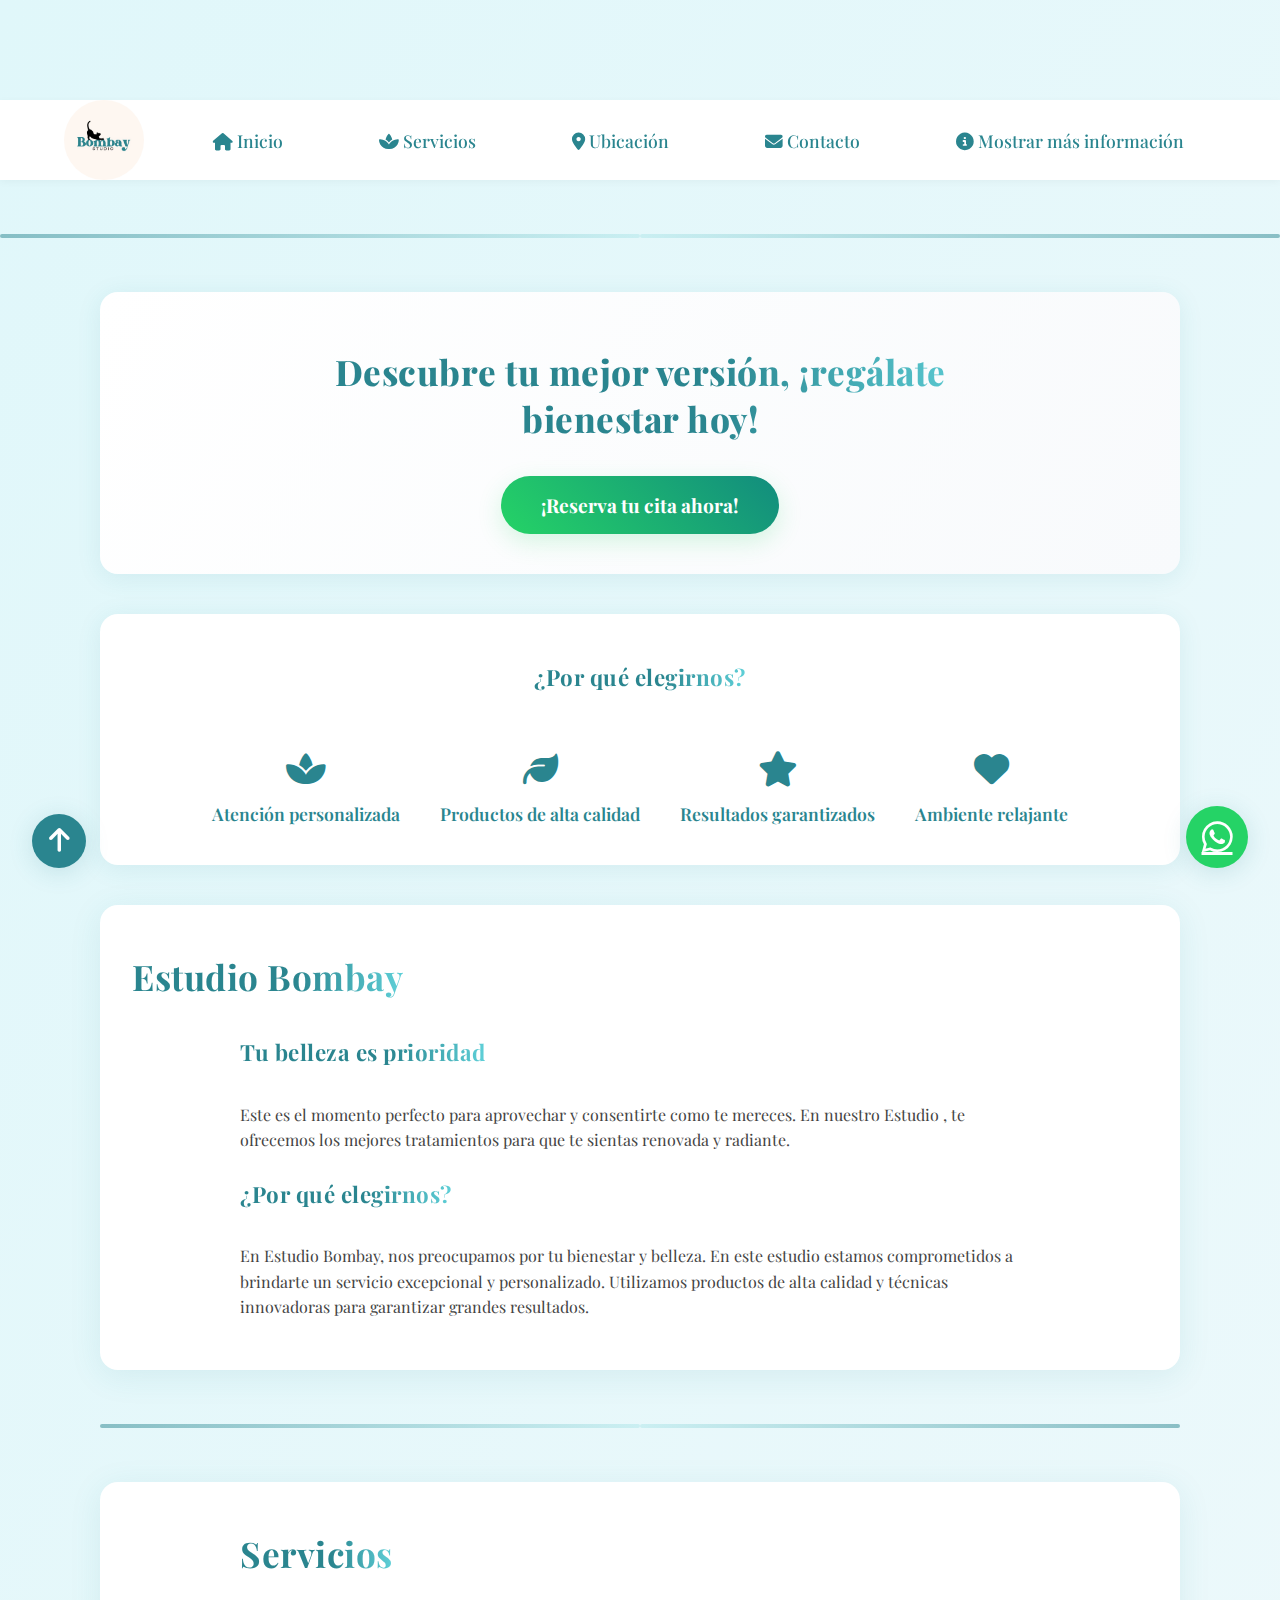
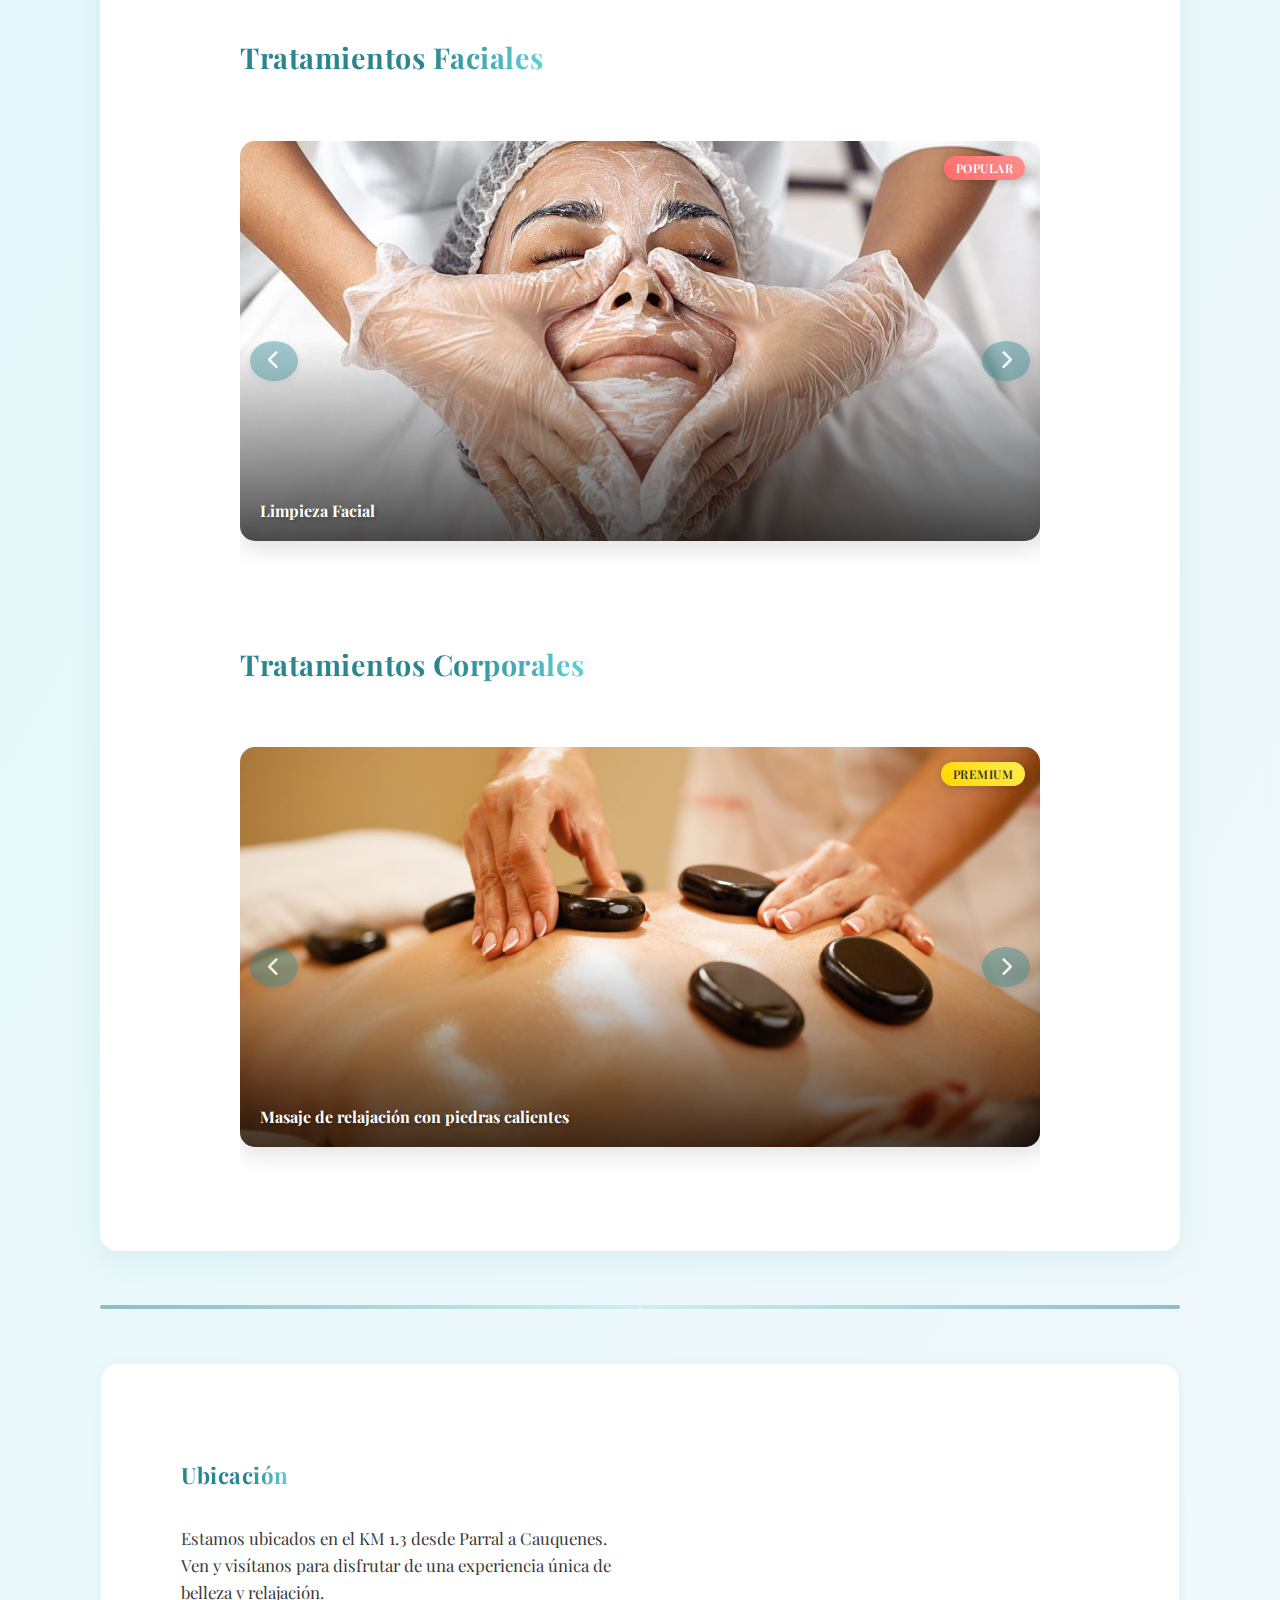
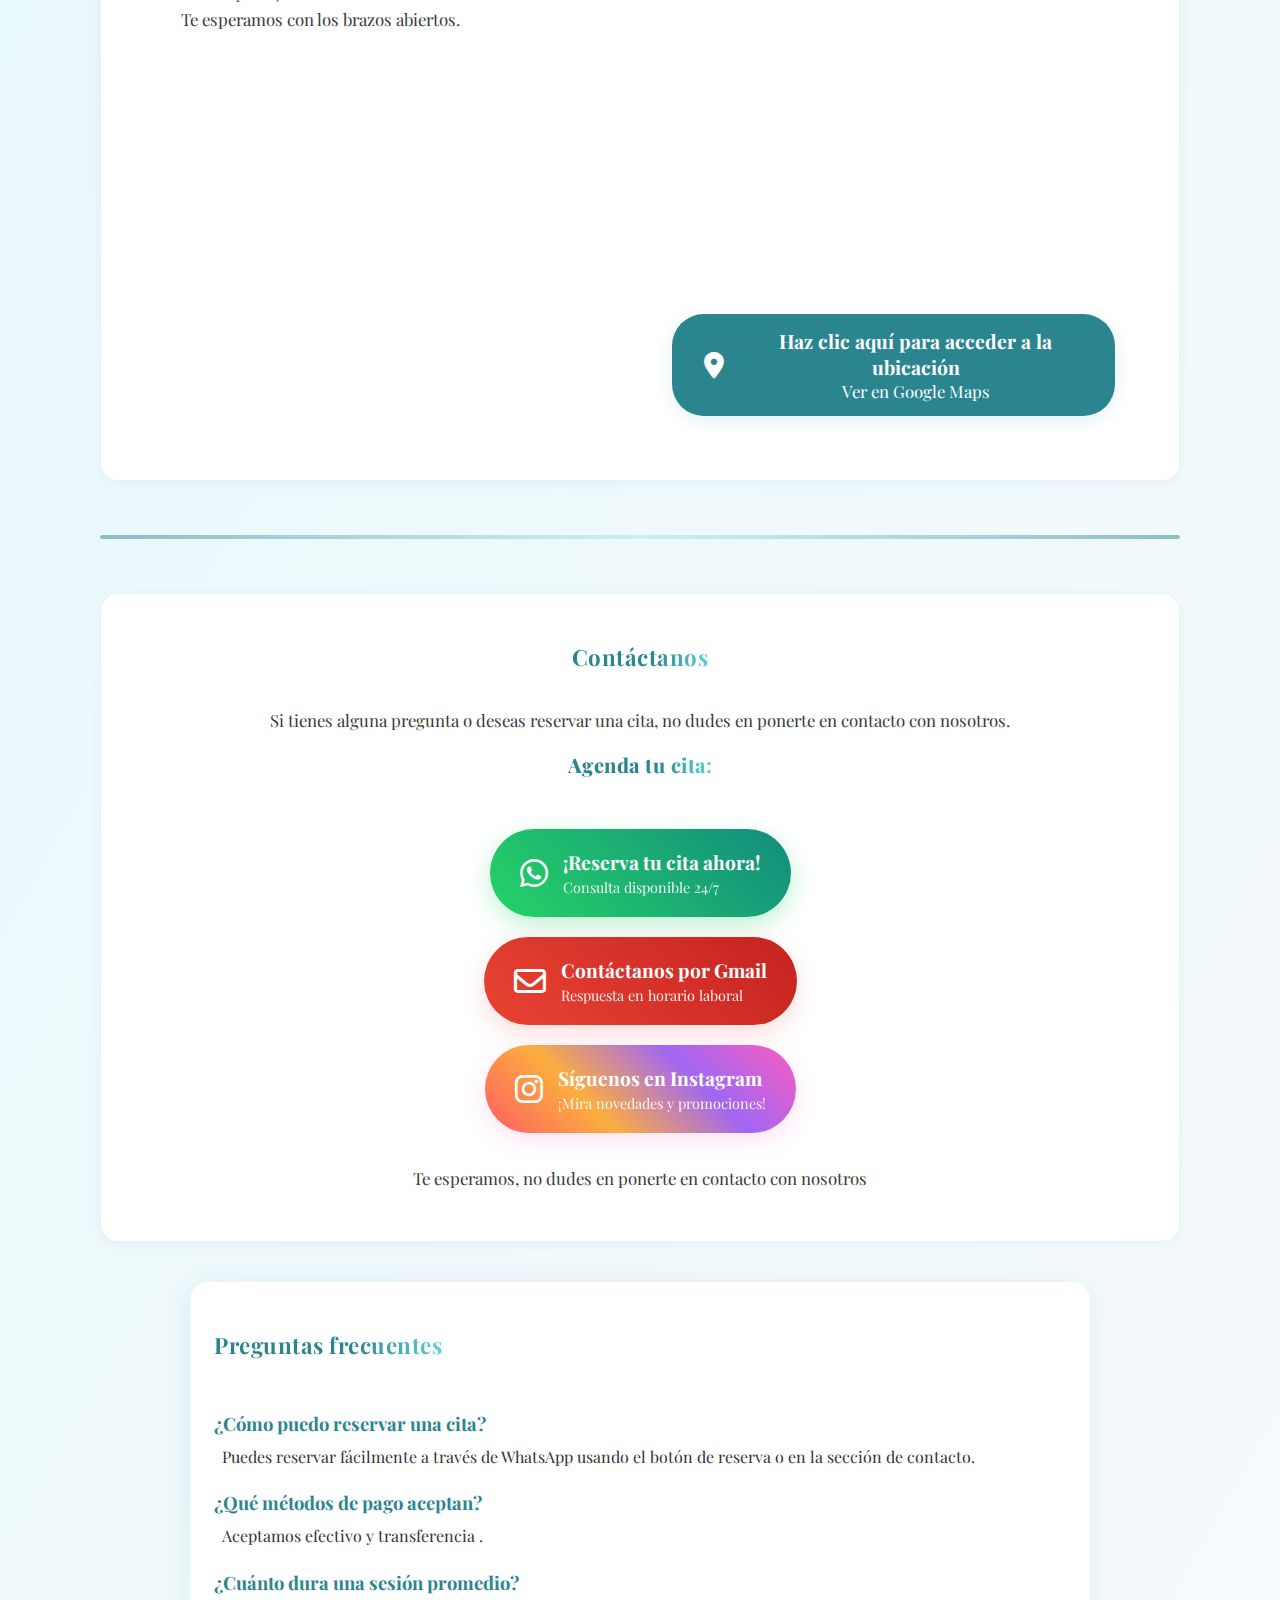
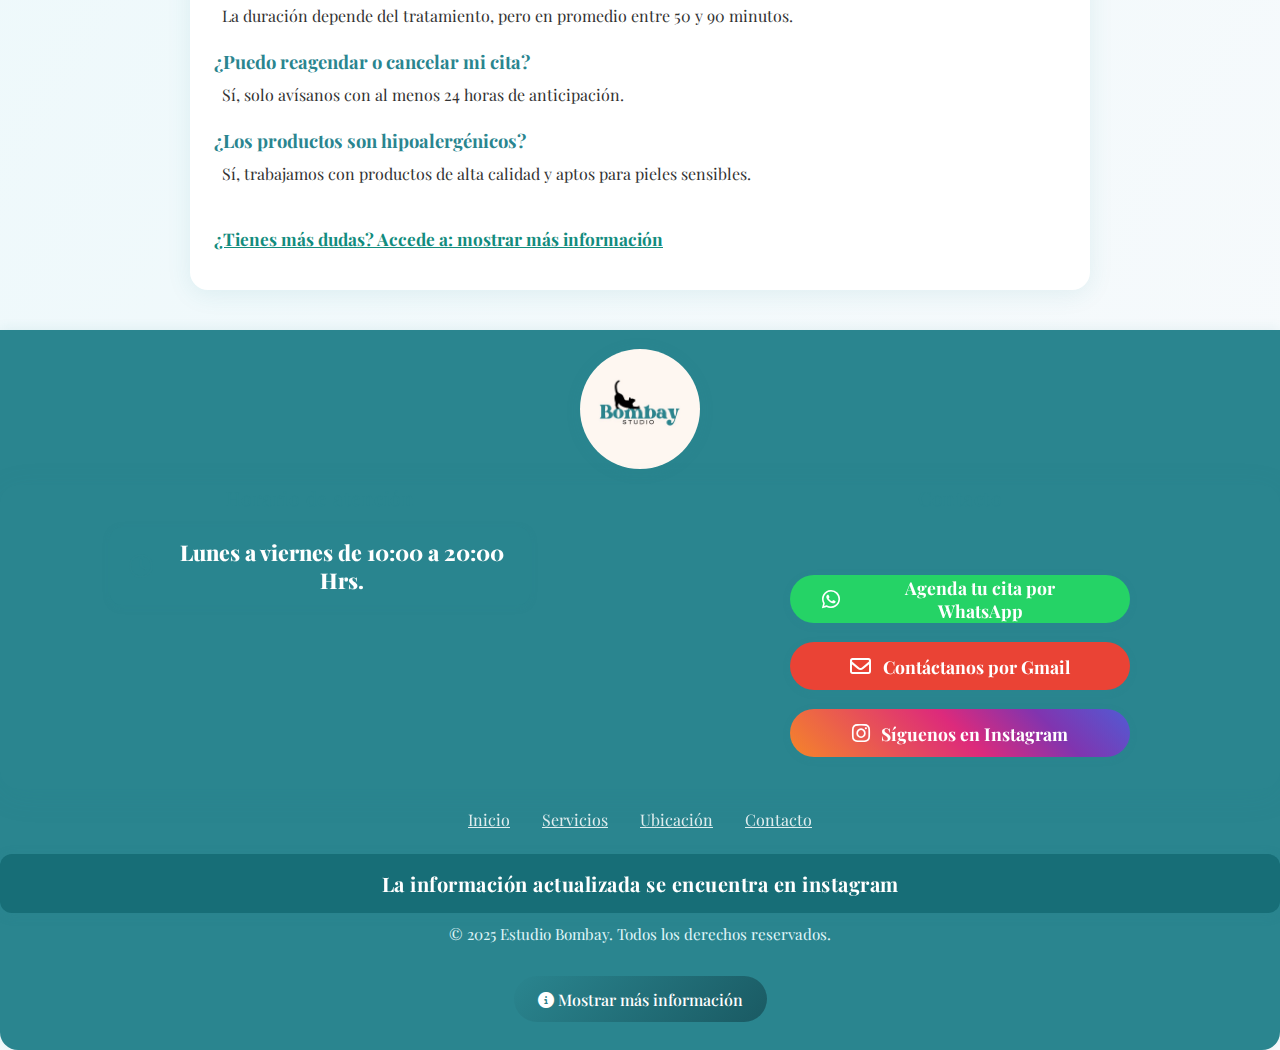
<file: index.html>
<!DOCTYPE html>
<html lang="es">

    <head>

        <meta charset="UTF-8">
        <meta name="viewport" content="width=device-width">
        <meta name="robots" content="index, follow">
        <meta name="theme-color" content="#2a858f">

        <title>Estudio Bombay</title>
        <link rel="icon" href="Imagenes/bombayBB.jpg">
        <link rel="stylesheet" href="estilosPagina.css">

        <!-- Fuentes de Google Fonts -->

        <link rel="preconnect" href="https://fonts.googleapis.com">
        <link rel="preconnect" href="https://fonts.gstatic.com" crossorigin>
        <link href="https://fonts.googleapis.com/css2?family=Playfair+Display:ital,wght@0,400..900;1,400..900&display=swap" rel="stylesheet">

         <!-- Fuentes de Google Fonts -->

         <!-- Fuentes de font awesome, para iconos -->
         <link rel="stylesheet" href="https://cdnjs.cloudflare.com/ajax/libs/font-awesome/6.7.2/css/all.min.css" integrity="sha512-Evv84Mr4kqVGRNSgIGL/F/aIDqQb7xQ2vcrdIwxfjThSH8CSR7PBEakCr51Ck+w+/U6swU2Im1vVX0SVk9ABhg==" crossorigin="anonymous" referrerpolicy="no-referrer" />

    </head>


    </nav>

    <header>
        <nav class="navbar">
            <a href="https://www.instagram.com/estudiobombayy/" target="_blank" class="logo-container">
                <img id="logo" 
                    src="Imagenes/bombayBB.jpg" 
                    alt="Logo de Estudio Bombay" 
                    width="80" 
                    height="80"
                    title="Estudio Bombay">
            </a>
            <div class="navbar-info">
                La información actualizada se encuentra en instagram
            </div>
            <button class="menu-hamburguesa" id="menu-hamburguesa" aria-label="Abrir menú">
                <i class="fas fa-bars"></i>
            </button>
            <div class="offcanvas-menu" id="offcanvas-menu">
                <div class="offcanvas-header">
                    <img src="Imagenes/bombayBB.jpg" alt="Logo" width="50" height="50" style="border-radius:50%;">
                    <button class="close-offcanvas" id="close-offcanvas" aria-label="Cerrar menú">
                        <i class="fas fa-times"></i>
                    </button>
                </div>
                <ul class="offcanvas-list">
                    <li><a href="#Inicio"><i class="fas fa-home"></i> Inicio</a></li>
                    <li><a href="#Servicios"><i class="fas fa-spa"></i> Servicios</a></li>
                    <li><a href="#Ubicacion"><i class="fas fa-map-marker-alt"></i> Ubicación</a></li>
                    <li><a href="#Contacto"><i class="fas fa-envelope"></i> Contacto</a></li>
                    <li><a href="informacion-detallada.html"><i class="fas fa-info-circle"></i> Mostrar más información</a></li>
                </ul>
            </div>
            <ul class="nav-list" id="nav-list">
                <li class="linkInternos"><a href="#Inicio"><i class="fas fa-home"></i> Inicio</a></li>
                <li class="linkInternos"><a href="#Servicios"><i class="fas fa-spa"></i> Servicios</a></li>
                <li class="linkInternos"><a href="#Ubicacion"><i class="fas fa-map-marker-alt"></i> Ubicación</a></li>
                <li class="linkInternos"><a href="#Contacto"><i class="fas fa-envelope"></i> Contacto</a></li>
                <li class="linkInternos"><a href="informacion-detallada.html"><i class="fas fa-info-circle"></i> Mostrar más información</a></li>
            </ul>
        </nav>
    </header>

    <div class="section-divider"></div>

    <body>

        <main>

            <!-- Banner principal -->
            <section class="banner-principal">
                <div class="banner-contenido">
                    <h1 class="frase-inspiradora">Descubre tu mejor versión, ¡regálate bienestar hoy!</h1>
                    <a href="https://wa.me/+56995127863" target="_blank" class="btn-banner-reserva">¡Reserva tu cita ahora!</a>
                </div>
            </section>

            <!-- Beneficios de elegirnos -->
            <section class="beneficios">
                <h2>¿Por qué elegirnos?</h2>
                <div class="beneficios-lista">
                    <div class="beneficio-item">
                        <i class="fas fa-spa"></i>
                        <span>Atención personalizada</span>
                    </div>
                    <div class="beneficio-item">
                        <i class="fas fa-leaf"></i>
                        <span>Productos de alta calidad</span>
                    </div>
                    <div class="beneficio-item">
                        <i class="fas fa-star"></i>
                        <span>Resultados garantizados</span>
                    </div>
                    <div class="beneficio-item">
                        <i class="fas fa-heart"></i>
                        <span>Ambiente relajante</span>
                    </div>
                </div>
            </section>

            <section id="Inicio">
                <h1>Estudio Bombay</h1>

                <article>
    
                    <h2>Tu belleza es prioridad</h2>
    
                    <p>Este es el momento perfecto para aprovechar y consentirte como te mereces. En nuestro Estudio
                    , te ofrecemos los mejores tratamientos para que te sientas renovada y radiante.
                    </p>
    
                    <h2>¿Por qué elegirnos?</h2>
    
                    <p>En Estudio Bombay, nos preocupamos por tu bienestar y belleza. En este estudio estamos
                    comprometidos a brindarte un servicio excepcional y personalizado. Utilizamos productos de alta calidad
                    y técnicas innovadoras para garantizar grandes resultados.
                    </p>
    
                </article>
            </section>
            
            <!-- Separador entre secciones principales -->
            <div class="section-divider"></div>
            
            <section id="Servicios">
                <article>
                    <h1>Servicios</h1>
                    <br>
                    <!-- Tratamientos Faciales -->
                    <h3 class="seccion-tratamientos">Tratamientos Faciales</h3>
                    <div class="carrusel-container">
                        <button class="flecha flecha-izquierda">
                            <i class="fas fa-chevron-left"></i>
                        </button>
                        
                        <div class="carrusel">
                            <!-- Carta de Limpieza Facial -->
                            <div class="carta">
                                <div class="imagenCarta" style="--i:url(Imagenes/limpiezaFacial.jpg)">
                                    <h6>Limpieza Facial</h6>
                                    <div class="badge-popular">Popular</div>
                                </div>
                                <div class="info_carta">
                                    <div class="headC">
                                        <p class="tituloCarta">Limpieza Facial</p>
                                        <div class="descripcionCarta">
                                            <div class="item">
                                                <i class="fa-regular fa-clock"></i>
                                                <p>Duración: 60 min</p>
                                            </div>
                                            <div class="item">
                                                <i class="fa-regular fa-calendar"></i>
                                                <p>Sesiones: 3-4 semanas</p>
                                            </div>
                                        </div>
                                    </div>
                                    <div class="contenido">
                                        <h3>Procedimiento:</h3>
                                        <p>Deja la piel con un aspecto más uniforme y radiante, también ayuda
                                            a reducir los poros dilatados, eliminar las impurezas acumuladas en la piel
                                            y a controlar el exceso de sebo.
                                        </p>
                                    </div>
                                    <div class="accion">
                                        <a href="#" class="btn btn-precio">
                                            <span class="precio-simbolo">$</span>
                                            <span class="precio-valor">15.000</span>
                                            <span class="brillito"></span>
                                            <span class="brillito"></span>
                                            <span class="brillito"></span>
                                            <span class="brillito"></span>
                                            <span class="brillito"></span>
                                        </a>
                                    </div>
                                </div>
                            </div>

                            <!-- Carta de Rejuvenecimiento Facial -->
                            <div class="carta">
                                <div class="imagenCarta" style="--i:url(Imagenes/RejuvenecimietnoFacial.webp)">
                                    <h6>Rejuvenecimiento Facial</h6>
                                    <div class="badge-premium">Premium</div>
                                </div>
                                <div class="info_carta">
                                    <div class="headC">
                                        <p class="tituloCarta">Rejuvenecimiento Facial</p>
                                        <div class="descripcionCarta">
                                            <div class="item">
                                                <i class="fa-regular fa-clock"></i>
                                                <p>Duración: 120 min</p>
                                            </div>
                                            <div class="item">
                                                <i class="fa-regular fa-calendar"></i>
                                                <p>Sesiones: 2-3 semanas</p>
                                            </div>
                                        </div>
                                    </div>
                                    <div class="contenido">
                                        <h3>Procedimiento:</h3>
                                        <p>Tratamiento diseñado para levantar, dar forma y suavizar los rasgos faciales, al mismo tiempo que agrega contornos en lugares concretos
                                            para combatir el envejecimiento, los productos contienen ácido hialurónico.
                                        </p>
                                    </div>
                                    <div class="accion">
                                        <a href="#" class="btn btn-precio">
                                            <span class="precio-simbolo">$</span>
                                            <span class="precio-valor">25.000</span>
                                            <span class="brillito"></span>
                                            <span class="brillito"></span>
                                            <span class="brillito"></span>
                                            <span class="brillito"></span>
                                            <span class="brillito"></span>
                                        </a>
                                    </div>
                                </div>
                            </div>

                             <!-- Carta de limpieza facial profunda -->

                             <div class="carta">
                                <div class="imagenCarta" style="--i:url(Imagenes/limpiezaProfunda.webp)">
                                    <h6>Limpieza Facial Profunda</h6>
                                    <div class="badge-nuevo">Nuevo</div>
                                </div>
                                <div class="info_carta">
                                    <div class="headC">
                                        <p class="tituloCarta">Limpieza Facial Profunda</p>
                                        <div class="descripcionCarta">
                                            <div class="item">
                                                <i class="fa-regular fa-clock"></i>
                                                <p>Duración: 90 min</p>
                                            </div>
                                            <div class="item">
                                                <i class="fa-regular fa-calendar"></i>
                                                <p>Sesiones: 4-6 semanas</p>
                                            </div>
                                        </div>
                                    </div>
                                    <div class="contenido">
                                        <h3>Procedimiento:</h3>
                                        <p>
                                           Comienza con un análisis de tu piel para personalizar cada paso, a diferencia de la limpieza facial convencional, esta alcanza capas más profundas del tejido.
                                           Además de los resultados son más duraderos en el tiempo.
                                        </p>
                                    </div>
                                    <div class="accion">
                                        <a href="#" class="btn btn-precio">
                                            <span class="precio-simbolo">$</span>
                                            <span class="precio-valor">20.000</span>
                                            <span class="brillito"></span>
                                            <span class="brillito"></span>
                                            <span class="brillito"></span>
                                            <span class="brillito"></span>
                                            <span class="brillito"></span>
                                        </a>
                                    </div>
                                </div>
                            </div>

                            <!-- Carta de Tratamiento Acné -->
                            <div class="carta">
                                <div class="imagenCarta" style="--i:url(Imagenes/tratamientoAcne.jpg)">
                                    <h6>Tratamiento Acné</h6>
                                    <div class="badge-especializado">Especializado</div>
                                </div>
                                <div class="info_carta">
                                    <div class="headC">
                                        <p class="tituloCarta">Tratamiento Acné</p>
                                        <div class="descripcionCarta">
                                            <div class="item">
                                                <i class="fa-regular fa-clock"></i>
                                                <p>Duración: 90 min</p>
                                            </div>
                                            <div class="item">
                                                <i class="fa-regular fa-calendar"></i>
                                                <p>Sesiones: 2-3 semanas</p>
                                            </div>
                                        </div>
                                    </div>
                                    <div class="contenido">
                                        <h3>Procedimiento:</h3>
                                        <p>Tratamiento que ayuda a disminuir la inflamación causada por el acné, se evita que los poros queden dilatados por un sebo acumulado a lo largo del tiempo
                                            , mantiene controlado el acné, el producto a aplicar es según el tipo de piel.
                                        </p>
                                    </div>
                                    <div class="accion">
                                        <a href="#" class="btn btn-precio">
                                            <span class="precio-simbolo">$</span>
                                            <span class="precio-valor">22.000</span>
                                            <span class="brillito"></span>
                                            <span class="brillito"></span>
                                            <span class="brillito"></span>
                                            <span class="brillito"></span>
                                            <span class="brillito"></span>
                                        </a>
                                    </div>
                                </div>
                            </div>
                        </div>

                        <button class="flecha flecha-derecha">
                            <i class="fas fa-chevron-right"></i>
                        </button>
                        
                        <!-- Indicadores del carrusel -->
                        <div class="carrusel-indicadores">
                            <span class="indicador activo" data-slide="0"></span>
                            <span class="indicador" data-slide="1"></span>
                            <span class="indicador" data-slide="2"></span>
                            <span class="indicador" data-slide="3"></span>
                        </div>
                    </div>
                    <div class="mensaje-tocar-carrusel">
                        <i class="fas fa-hand-pointer"></i>
                        Toca la imagen para ver detalles del tratamiento
                    </div>

                    <!-- Tratamientos Corporales -->
                    <h3 class="seccion-tratamientos">Tratamientos Corporales</h3>
                    <div class="carrusel-container">
                        <button class="flecha flecha-izquierda">
                            <i class="fas fa-chevron-left"></i>
                        </button>
                        
                        <div class="carrusel">
                            
                            <!-- Carta de masaje con piedras -->
                            <div class="carta">
                                <div class="imagenCarta" style="--i:url(Imagenes/masajePiedras.jpg)">
                                    <h6>Masaje de relajación con piedras calientes</h6>
                                    <div class="badge-premium">Premium</div>
                                </div>
                                <div class="info_carta">
                                    <div class="headC">
                                        <p class="tituloCarta">Masaje relajación con piedras calientes</p>
                                        <div class="descripcionCarta">
                                            <div class="item">
                                                <i class="fa-regular fa-clock"></i>
                                                <p>Duración: 60 min</p>
                                            </div>
                                            <div class="item">
                                                <i class="fa-regular fa-calendar"></i>
                                                <p>Sesiones: Semanal</p>
                                            </div>
                                        </div>
                                    </div>
                                    <div class="contenido">
                                        <h3>Procedimiento:</h3>
                                        <p>
                                            Utiliza el calor terapéutico de las piedras calientes para relajar los músculos, mejorar la circulación y relaja el cuerpo.
                                            <br>
                                            Además alivia el dolor muscular, estimula el metabolismo y relaja los tejidos.
                                        </p>
                                    </div>
                                    <div class="accion">
                                        <a href="#" class="btn btn-precio">
                                            <span class="precio-simbolo">$</span>
                                            <span class="precio-valor">25.000</span>
                                            <span class="brillito"></span>
                                            <span class="brillito"></span>
                                            <span class="brillito"></span>
                                            <span class="brillito"></span>
                                            <span class="brillito"></span>
                                        </a>
                                    </div>
                                </div>
                            </div>


                              
                            <!-- Carta de masaje de relajacion  -->
                            <div class="carta">
                                <div class="imagenCarta" style="--i:url(Imagenes/masajeRelajacion.webp)">
                                    <h6>Masaje de relajación</h6>
                                    <div class="badge-nuevo">Nuevo</div>
                                </div>
                                <div class="info_carta">
                                    <div class="headC">
                                        <p class="tituloCarta">Masaje relajación</p>
                                        <div class="descripcionCarta">
                                            <div class="item">
                                                <i class="fa-regular fa-clock"></i>
                                                <p>Duración: 50 min</p>
                                            </div>
                                            <div class="item">
                                                <i class="fa-regular fa-calendar"></i>
                                                <p>Sesiones: Semanal</p>
                                            </div>
                                        </div>
                                    </div>
                                    <div class="contenido">
                                        <h3>Procedimiento:</h3>
                                        <p>
                                            Nuestro masaje de relajación es una terapia manual que utiliza movimientos suaves y controlados para relajar los músculos y aliviar todo tu cuerpo.
                                            <br> 
                                            Esta técnica milenaria combina presión moderada con movimientos fluidos que activan la circulación sanguínea y liberan la tensión acumulada en tu día a día
                                        </p>
                                    </div>
                                    <div class="accion">
                                        <a href="#" class="btn btn-precio">
                                            <span class="precio-simbolo">$</span>
                                            <span class="precio-valor">20.000</span>
                                            <span class="brillito"></span>
                                            <span class="brillito"></span>
                                            <span class="brillito"></span>
                                            <span class="brillito"></span>
                                            <span class="brillito"></span>
                                        </a>
                                    </div>
                                </div>
                            </div>

                             <!-- Carta de Ondas Rusas -->
                             <div class="carta">
                                <div class="imagenCarta" style="--i:url(Imagenes/ondas-rusas.jpg)">
                                    <h6>Ondas Rusas</h6>
                                    <div class="badge-popular">Popular</div>
                                </div>
                                <div class="info_carta">
                                    <div class="headC">
                                        <p class="tituloCarta">Ondas Rusas</p>
                                        <div class="descripcionCarta">
                                            <div class="item">
                                                <i class="fa-regular fa-clock"></i>
                                                <p>Duración: 45 min</p>
                                            </div>
                                            <div class="item">
                                                <i class="fa-regular fa-calendar"></i>
                                                <p>Sesiones: 6-8 semanas</p>
                                            </div>
                                        </div>
                                    </div>
                                    <div class="contenido">
                                        <h3>Procedimiento:</h3>
                                        <p>Tratamiento de electroestimulación que ayuda a tonificar y reafirmar los músculos, mejorando la apariencia de la piel, eliminando la retención de líquidos y reduciendo la celulitis.</p>
                                    </div>
                                    <div class="accion">
                                        <a href="#" class="btn btn-precio">
                                            <span class="precio-simbolo">$</span>
                                            <span class="precio-valor">90.000</span>
                                            <span class="brillito"></span>
                                            <span class="brillito"></span>
                                            <span class="brillito"></span>
                                            <span class="brillito"></span>
                                            <span class="brillito"></span>
                                        </a>
                                    </div>
                                </div>
                            </div>



                            <!-- Carta de Lipolaser -->
                            <div class="carta">
                                <div class="imagenCarta" style="--i:url(Imagenes/lipolaser.jpg)">
                                    <h6>Lipolaser</h6>
                                    <div class="badge-premium">Premium</div>
                                </div>
                                <div class="info_carta">
                                    <div class="headC">
                                        <p class="tituloCarta">Lipolaser</p>
                                        <div class="descripcionCarta">
                                            <div class="item">
                                                <i class="fa-regular fa-clock"></i>
                                                <p>Duración: 60 min</p>
                                            </div>
                                            <div class="item">
                                                <i class="fa-regular fa-calendar"></i>
                                                <p>Sesiones: 8-12 semanas</p>
                                            </div>
                                        </div>
                                    </div>
                                    <div class="contenido">
                                        <h3>Procedimiento:</h3>
                                        <p>Tratamiento no invasivo que utiliza tecnología láser para reducir la grasa localizada, modelamiento corporal y reducción de celulitis de manera no invasiva.</p>
                                    </div>
                                    <div class="accion">
                                        <a href="#" class="btn btn-precio">
                                            <span class="precio-simbolo">$</span>
                                            <span class="precio-valor">130.000</span>
                                            <span class="brillito"></span>
                                            <span class="brillito"></span>
                                            <span class="brillito"></span>
                                            <span class="brillito"></span>
                                            <span class="brillito"></span>
                                        </a>
                                    </div>
                                </div>
                            </div>

                            <!-- Carta de Radiofrecuencia -->
                            <div class="carta">
                                <div class="imagenCarta" style="--i:url(Imagenes/radiofrecuencia.jpg)">
                                    <h6>Radiofrecuencia</h6>
                                    <div class="badge-especializado">Especializado</div>
                                </div>
                                <div class="info_carta">
                                    <div class="headC">
                                        <p class="tituloCarta">Radiofrecuencia</p>
                                        <div class="descripcionCarta">
                                            <div class="item">
                                                <i class="fa-regular fa-clock"></i>
                                                <p>Duración: 50 min</p>
                                            </div>
                                            <div class="item">
                                                <i class="fa-regular fa-calendar"></i>
                                                <p>Sesiones: 6-8 semanas</p>
                                            </div>
                                        </div>
                                    </div>
                                    <div class="contenido">
                                        <h3>Procedimiento:</h3>
                                        <p>Tratamiento que utiliza ondas de radiofrecuencia para estimular la producción de colágeno, reducir la celulitis y estrías además mejora la firmeza de la piel.</p>
                                    </div>
                                    <div class="accion">
                                        <a href="#" class="btn btn-precio">
                                            <span class="precio-simbolo">$</span>
                                            <span class="precio-valor">110.000</span>
                                            <span class="brillito"></span>
                                            <span class="brillito"></span>
                                            <span class="brillito"></span>
                                            <span class="brillito"></span>
                                            <span class="brillito"></span>
                                        </a>
                                    </div>
                                </div>
                            </div>

                            

                            <!-- Carta de Cavitación -->
                            <div class="carta">
                                <div class="imagenCarta" style="--i:url(Imagenes/cavitacion.jpg.webp)">
                                    <h6>Cavitación</h6>
                                    <div class="badge-especializado">Especializado</div>
                                </div>
                                <div class="info_carta">
                                    <div class="headC">
                                        <p class="tituloCarta">Cavitación</p>
                                        <div class="descripcionCarta">
                                            <div class="item">
                                                <i class="fa-regular fa-clock"></i>
                                                <p>Duración: 50 min</p>
                                            </div>
                                            <div class="item">
                                                <i class="fa-regular fa-calendar"></i>
                                                <p>Sesiones: 8-10 semanas</p>
                                            </div>
                                        </div>
                                    </div>
                                    <div class="contenido">
                                        <h3>Procedimiento:</h3>
                                        <p>Tratamiento que ayuda a eliminar la grasa localizada mediante el uso de ultrasonido de baja frecuencia, se aplica en las zonas donde se concentra la grasa para disolver las células.</p>
                                    </div>
                                    <div class="accion">
                                        <a href="#" class="btn btn-precio">
                                            <span class="precio-simbolo">$</span>
                                            <span class="precio-valor">110.000</span>
                                            <span class="brillito"></span>
                                            <span class="brillito"></span>
                                            <span class="brillito"></span>
                                            <span class="brillito"></span>
                                            <span class="brillito"></span>
                                        </a>
                                    </div>
                                </div>
                            </div>
                        </div>

                        

                        <button class="flecha flecha-derecha">
                            <i class="fas fa-chevron-right"></i>
                        </button>

                        
                        
                        <!-- Indicadores del carrusel -->
                        <div class="carrusel-indicadores">
                            <span class="indicador activo" data-slide="0"></span>
                            <span class="indicador" data-slide="1"></span>
                            <span class="indicador" data-slide="2"></span>
                            <span class="indicador" data-slide="3"></span>
                            <span class="indicador" data-slide="4"></span>
                            <span class="indicador" data-slide="5"></span>
                        </div>
                    </div>
                    <div class="mensaje-tocar-carrusel">
                        <i class="fas fa-hand-pointer"></i>
                        Toca la imagen para ver detalles del tratamiento
                    </div>
                </article>
            </section>
    
            <!-- Separador entre secciones principales -->
            <div class="section-divider"></div>
    
            <section id="Ubicacion">
                <article class="ubicacion-container">
                    <div class="ubicacion-texto">
                        <h2>Ubicación</h2>
                        <p>Estamos ubicados en el KM 1.3 desde Parral a Cauquenes. Ven y visítanos para disfrutar de una experiencia única
                        de belleza y relajación. <br>Te esperamos con los brazos abiertos.</p>
                    </div>
                    <div class="ubicacion-mapa">
                        <iframe 
                            src="https://www.google.com/maps/embed?pb=!1m18!1m12!1m3!1d3329.1234567890123!2d-71.80672222222222!3d-36.16686111111111!2m3!1f0!2f0!3f0!3m2!1i1024!2i768!4f13.1!3m3!1m2!1s0x0%3A0x0!2zMzbCsDEwJzAwLjciUyA3McKwNDgnMjQuMiJX!5e0!3m2!1ses!2scl!4v1234567890123!5m2!1ses!2scl" 
                            width="100%" 
                            height="450" 
                            style="border:0;" 
                            allowfullscreen="" 
                            loading="lazy" 
                            referrerpolicy="no-referrer-when-downgrade">
                        </iframe>
                        <div style="text-align:center; margin-top: 1.5rem;">
                            <a href="https://www.google.com/maps/search/?api=1&query=-36.16686111111111,-71.80672222222222" target="_blank" class="btn-google-maps">
                                <i class="fas fa-map-marker-alt"></i>
                                <span>
                                    <span style="display:block;font-weight:700;font-size:1.1em;">Haz clic aquí para acceder a la ubicación</span>
                                    <span style="display:block;font-size:0.95em;font-weight:400;">Ver en Google Maps</span>
                                </span>
                            </a>
                        </div>
                    </div>
                </article>
            </section>

          


            <!-- Widget de Instagram descativado -->
            <!--
            <section id="InstagramFeed">
                <article style="text-align:center; margin-bottom: 2.5rem;">
                    <h2 style="color:#2a858f; margin-bottom:1rem;">Nuestro Instagram</h2>
                    <p style="margin-bottom:1.2rem; color:#555;">¡Mira nuestras últimas publicaciones y novedades!</p>
                     LightWidget Instagram Feed de Estudio Bombay 
                    <script src="https://cdn.lightwidget.com/widgets/lightwidget.js"></script>
                    <iframe src="//lightwidget.com/widgets/f29289311cb7583f83dfdbdb0ec98dd8.html" scrolling="no" allowtransparency="true" class="lightwidget-widget" style="width:100%;border:0;overflow:hidden;max-width:900px;height:400px;margin:0 auto;display:block;border-radius:25px;box-shadow:0 8px 32px rgba(42,133,143,0.15);background:linear-gradient(135deg, #ffffff 0%, #f8f9fa 100%);transition: all 0.3s ease;border: 3px solid rgba(42,133,143,0.15);"></iframe>
                    
                    CSS personalizado para el widget 
                    <style>
                        /* Contenedor principal del widget */
                        .lightwidget-widget {
                            border-radius: 25px !important;
                            box-shadow: 0 12px 40px rgba(42,133,143,0.2) !important;
                            border: 3px solid rgba(42,133,143,0.15) !important;
                            transition: all 0.4s ease !important;
                            background: linear-gradient(135deg, #ffffff 0%, #f8f9fa 100%) !important;
                            overflow: hidden !important;
                        }
                        
                        .lightwidget-widget:hover {
                            box-shadow: 0 16px 50px rgba(42,133,143,0.3) !important;
                            transform: translateY(-3px) !important;
                            border-color: rgba(42,133,143,0.25) !important;
                        }
                        
                        /* Estilos más específicos para el contenido del iframe */
                        .lightwidget-widget iframe {
                            border-radius: 25px !important;
                            overflow: hidden !important;
                        }
                        
                        /* Personalizar colores del widget */
                        .lightwidget-widget * {
                            font-family: 'Playfair Display', serif !important;
                        }
                        
                        /* Colores principales del widget */
                        .lightwidget-widget .lw-text,
                        .lightwidget-widget .lw-title,
                        .lightwidget-widget .lw-description {
                            color: #2a858f !important;
                        }
                        
                        /* Botones del widget */
                        .lightwidget-widget .lw-button,
                        .lightwidget-widget .lw-follow-button {
                            background: linear-gradient(135deg, #2a858f 0%, #1f6b73 100%) !important;
                            color: white !important;
                            border-radius: 30px !important;
                            border: none !important;
                            padding: 10px 25px !important;
                            font-weight: 600 !important;
                            transition: all 0.3s ease !important;
                            box-shadow: 0 4px 15px rgba(42,133,143,0.2) !important;
                        }
                        
                        .lightwidget-widget .lw-button:hover,
                        .lightwidget-widget .lw-follow-button:hover {
                            background: linear-gradient(135deg, #1f6b73 0%, #2a858f 100%) !important;
                            transform: translateY(-2px) !important;
                            box-shadow: 0 6px 20px rgba(42,133,143,0.4) !important;
                        }
                            
                        
                        /* Imágenes del widget con bordes más redondeados */
                        .lightwidget-widget .lw-image,
                        .lightwidget-widget img {
                            border-radius: 25px !important;
                            transition: all 0.4s ease !important;
                            box-shadow: 0 4px 15px rgba(42,133,143,0.1) !important;
                        }
                        
                        .lightwidget-widget .lw-image:hover,
                        .lightwidget-widget img:hover {
                            transform: scale(1.08) !important;
                            box-shadow: 0 8px 25px rgba(42,133,143,0.25) !important;
                        }
                        
                        /* Contenedores de imágenes para más redondeo */
                        .lightwidget-widget .lw-item,
                        .lightwidget-widget .lw-post,
                        .lightwidget-widget .lw-photo,
                        .lightwidget-widget .lw-grid-item {
                            border-radius: 25px !important;
                            overflow: hidden !important;
                            margin: 8px !important;
                            box-shadow: 0 4px 15px rgba(42,133,143,0.1) !important;
                            transition: all 0.3s ease !important;
                        }
                        
                        .lightwidget-widget .lw-item:hover,
                        .lightwidget-widget .lw-post:hover,
                        .lightwidget-widget .lw-photo:hover,
                        .lightwidget-widget .lw-grid-item:hover {
                            transform: translateY(-3px) !important;
                            box-shadow: 0 8px 25px rgba(42,133,143,0.2) !important;
                        }
                        
                        /* Contador de publicaciones */
                        .lightwidget-widget .lw-counter {
                            color: #2a858f !important;
                            font-weight: 600 !important;
                        }
                        
                        /* Enlaces del widget */
                        .lightwidget-widget a {
                            color: #2a858f !important;
                            text-decoration: none !important;
                        }
                        
                        .lightwidget-widget a:hover {
                            color: #1f6b73 !important;
                        }
                        
                        /* Fondo del widget */
                        .lightwidget-widget .lw-background {
                            background: linear-gradient(135deg, #ffffff 0%, #f8f9fa 100%) !important;
                        }
                        
                        /* Bordes y separadores */
                        .lightwidget-widget .lw-border,
                        .lightwidget-widget .lw-separator {
                            border-color: rgba(42,133,143,0.2) !important;
                        }
                        
                        /* Grid del widget */
                        .lightwidget-widget .lw-grid {
                            border-radius: 20px !important;
                            overflow: hidden !important;
                            background: rgba(42,133,143,0.02) !important;
                        }
                        
                        /* Animación de carga mejorada */
                        .lightwidget-widget {
                            animation: fadeInUp 0.8s ease-out !important;
                        }
                        
                        @keyframes fadeInUp {
                            from {
                                opacity: 0;
                                transform: translateY(30px);
                            }
                            to {
                                opacity: 1;
                                transform: translateY(0);
                            }
                        }
                        
                        /* Efecto de brillo en el borde */
                        .lightwidget-widget::before {
                            content: '';
                            position: absolute;
                            top: 0;
                            left: 0;
                            right: 0;
                            bottom: 0;
                            border-radius: 25px;
                            background: linear-gradient(45deg, transparent, rgba(42,133,143,0.1), transparent);
                            opacity: 0;
                            transition: opacity 0.3s ease;
                            pointer-events: none;
                        }
                        
                        .lightwidget-widget:hover::before {
                            opacity: 1;
                        }
                    </style>
                </article>
            </section>

           Termino seccion WIDGET comentado -->
            
            <!-- Separador entre secciones principales -->
            <div class="section-divider"></div>

            <!-- Contacto: refuerza el centrado de .contactos-container -->
            <section id="Contacto">
                <article>
                    <h2>Contáctanos</h2>
                    <p>Si tienes alguna pregunta o deseas reservar una cita, no dudes en ponerte en contacto con nosotros.</p>
                    <h3>Agenda tu cita: </h3>
                    
                    <!-- Botón principal de reserva -->
                    <div class="reserva-principal" style="display: flex; flex-direction: column; gap: 20px; align-items: center;">
                        <a href="https://wa.me/+56995127863" target="_blank" class="btn-reserva-principal">
                            <i class="fab fa-whatsapp"></i>
                            <span class="reserva-texto">
                                <span class="reserva-titulo">¡Reserva tu cita ahora!</span>
                                <span class="reserva-subtitulo">Consulta disponible 24/7</span>
                            </span>
                        </a>
                        <a href="https://mail.google.com/mail/?view=cm&fs=1&to=salonjavierasalas@gmail.com" target="_blank" class="btn-reserva-principal btn-gmail-principal">
                            <i class="far fa-envelope"></i>
                            <span class="reserva-texto">
                                <span class="reserva-titulo">Contáctanos por Gmail</span>
                                <span class="reserva-subtitulo">Respuesta en horario laboral</span>
                            </span>
                        </a>
                        <a href="https://www.instagram.com/estudiobombayy/" target="_blank" class="btn-reserva-principal btn-ig-principal">
                            <i class="fab fa-instagram"></i>
                            <span class="reserva-texto">
                                <span class="reserva-titulo">Síguenos en Instagram</span>
                                <span class="reserva-subtitulo">¡Mira novedades y promociones!</span>
                            </span>
                        </a>
                    </div>
                    <!-- Eliminamos la antigua contactos-container de botones -->
                    <p>Te esperamos, no dudes en ponerte en contacto con nosotros</p>
                </article>
            </section>

            <!-- Preguntas frecuentes -->
            <section class="faq">
                <h2>Preguntas frecuentes</h2>
             
                <div class="faq-lista">
                    <div class="faq-item">
                        <h4>¿Cómo puedo reservar una cita?</h4>
                        <p>Puedes reservar fácilmente a través de WhatsApp usando el botón de reserva o en la sección de contacto.</p>
                    </div>
                    <div class="faq-item">
                        <h4>¿Qué métodos de pago aceptan?</h4>
                        <p>Aceptamos efectivo y transferencia .</p>
                    </div>
                    <div class="faq-item">
                        <h4>¿Cuánto dura una sesión promedio?</h4>
                        <p>La duración depende del tratamiento, pero en promedio entre 50 y 90 minutos.</p>
                    </div>
                    <div class="faq-item">
                        <h4>¿Puedo reagendar o cancelar mi cita?</h4>
                        <p>Sí, solo avísanos con al menos 24 horas de anticipación.</p>
                    </div>
                    <div class="faq-item">
                        <h4>¿Los productos son hipoalergénicos?</h4>
                        <p>Sí, trabajamos con productos de alta calidad y aptos para pieles sensibles.</p>
                    </div>
                </div>
                <div class="faq-mas-info">
                    <a href="informacion-detallada.html" class="faq-link-mas-info">¿Tienes más dudas? Accede a: mostrar más información</a>
                </div>
            </section>
        </main>

        <!-- Footer más informativo -->
        <footer>
            <div style="text-align:center;">
                <img src="Imagenes/bombayBB.jpg" alt="Logo Estudio Bombay" class="footer-logo-giro" width="120" height="120" style="margin-bottom:1rem;">
            </div>
            <div class="footer-content">
                <div class="footer-section">
                    <h6>Horario de atención</h6>
                    <div class="footer-horario">
                        <i class="fa-regular fa-clock"></i>
                        Lunes a viernes de 10:00 a 20:00 Hrs.
                    </div>
                </div>
                <div class="footer-section">
                    <h6>Contacto</h6>
                    <div class="contactos-container">
                        <a href="https://wa.me/+56995127863" target="_blank" class="btn-wsp">
                            <i class="fab fa-whatsapp"></i> Agenda tu cita por WhatsApp
                        </a>
                        <a href="https://mail.google.com/mail/?view=cm&fs=1&to=salonjavierasalas@gmail.com" target="_blank" class="btn-gmail">
                            <i class="far fa-envelope"></i> Contáctanos por Gmail
                        </a>
                        <a href="https://www.instagram.com/estudiobombayy/" target="_blank" class="btn-ig">
                            <i class="fab fa-instagram"></i> Síguenos en Instagram
                        </a>
                    </div>
                </div>
            </div>
            <div class="footer-links">
                <a href="#Inicio">Inicio</a>
                <a href="#Servicios">Servicios</a>
                <a href="#Ubicacion">Ubicación</a>
                <a href="#Contacto">Contacto</a>
            </div>
            <div class="footer-info">
                La información actualizada se encuentra en instagram
            </div>
            <div class="footer-legal">
                © 2025 Estudio Bombay. Todos los derechos reservados.
            </div>
            <div style="text-align: center; margin-top: 1rem;">
                <a href="informacion-detallada.html" class="mostrar-mas-info">
                    <i class="fas fa-info-circle"></i> Mostrar más información
                </a>
            </div>
        </footer>
        
        <!-- Script para el carrusel -->
        <script>
            document.addEventListener('DOMContentLoaded', function() {
                // Función para inicializar un carrusel
                function inicializarCarrusel(contenedor) {
                    const carrusel = contenedor.querySelector('.carrusel');
                    const cartas = contenedor.querySelectorAll('.carta');
                    const flechaIzquierda = contenedor.querySelector('.flecha-izquierda');
                    const flechaDerecha = contenedor.querySelector('.flecha-derecha');
                    const indicadores = contenedor.querySelector('.carrusel-indicadores');
                    let posicionActual = 0;

                    // Función para actualizar la posición del carrusel
                    function actualizarCarrusel() {
                        const desplazamiento = posicionActual * -100;
                        carrusel.style.transform = `translateX(${desplazamiento}%)`;
                        actualizarIndicadores();
                    }

                    // Función para actualizar los indicadores del carrusel
                    function actualizarIndicadores() {
                        indicadores.querySelectorAll('.indicador').forEach((indicador, index) => {
                            if (index === posicionActual) {
                                indicador.classList.add('activo');
                            } else {
                                indicador.classList.remove('activo');
                            }
                        });
                    }

                    // Evento para la flecha derecha
                    flechaDerecha.addEventListener('click', () => {
                        if (posicionActual < cartas.length - 1) {
                            posicionActual++;
                        } else {
                            posicionActual = 0;
                        }
                        actualizarCarrusel();
                    });

                    // Evento para la flecha izquierda
                    flechaIzquierda.addEventListener('click', () => {
                        if (posicionActual > 0) {
                            posicionActual--;
                        } else {
                            posicionActual = cartas.length - 1;
                        }
                        actualizarCarrusel();
                    });

                    // Eventos para los indicadores
                    if (indicadores) {
                        indicadores.querySelectorAll('.indicador').forEach((indicador, index) => {
                            indicador.addEventListener('click', () => {
                                posicionActual = index;
                                actualizarCarrusel();
                            });
                        });
                    }

                    // Inicializar el carrusel
                    actualizarCarrusel();
                }

                // Inicializar ambos carruseles
                const carruseles = document.querySelectorAll('.carrusel-container');
                carruseles.forEach(inicializarCarrusel);

                // Menú hamburguesa para móviles
                const btnHamburguesa = document.getElementById('menu-hamburguesa');
                const offcanvasMenu = document.getElementById('offcanvas-menu');
                const closeOffcanvas = document.getElementById('close-offcanvas');
                btnHamburguesa.addEventListener('click', function() {
                    offcanvasMenu.classList.add('activo');
                });
                closeOffcanvas.addEventListener('click', function() {
                    offcanvasMenu.classList.remove('activo');
                });
                // Cerrar menú al hacer clic en un enlace
                offcanvasMenu.querySelectorAll('a').forEach(function(link) {
                    link.addEventListener('click', function() {
                        offcanvasMenu.classList.remove('activo');
                    });
                });
            });
        </script>

        <!-- Botón flotante de WhatsApp -->
        <a href="https://wa.me/+56995127863" class="btn-wsp-float" target="_blank" title="Agenda tu cita por WhatsApp">
            <i class="fab fa-whatsapp"></i>
        </a>
        <!-- Botón flotante volver arriba -->
        <button class="btn-top-float" onclick="window.scrollTo({top:0,behavior:'smooth'})" title="Volver arriba">
            <i class="fas fa-arrow-up"></i>
        </button>

        <!-- Animación de entrada para cartas y bloques principales -->
        <script>
            window.addEventListener('DOMContentLoaded', function() {
                const animables = document.querySelectorAll('.carta, .contactos-container, .footer-info, .footer-content');
                animables.forEach(el => {
                    el.classList.add('fade-in-init');
                    setTimeout(() => el.classList.add('fade-in-show'), 200);
                });
            });
        </script>

    </body>

</html>
</file>
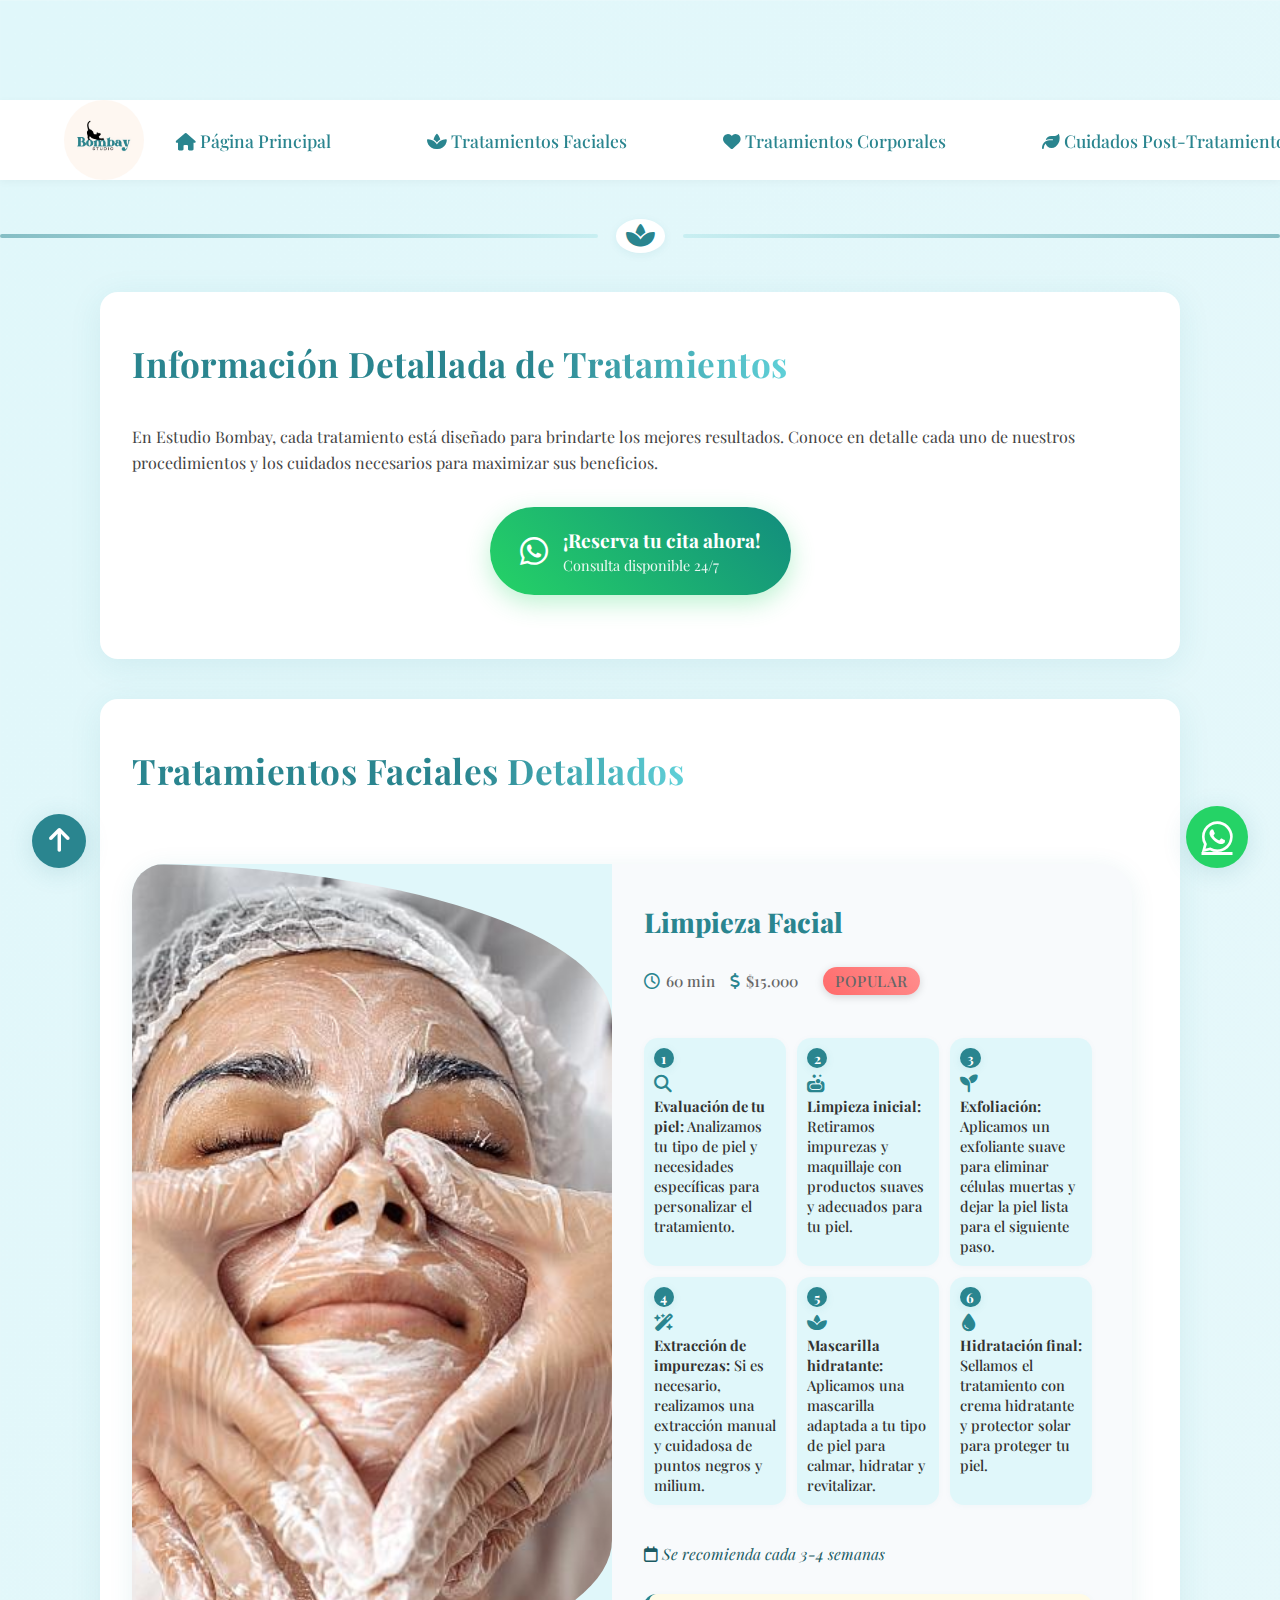
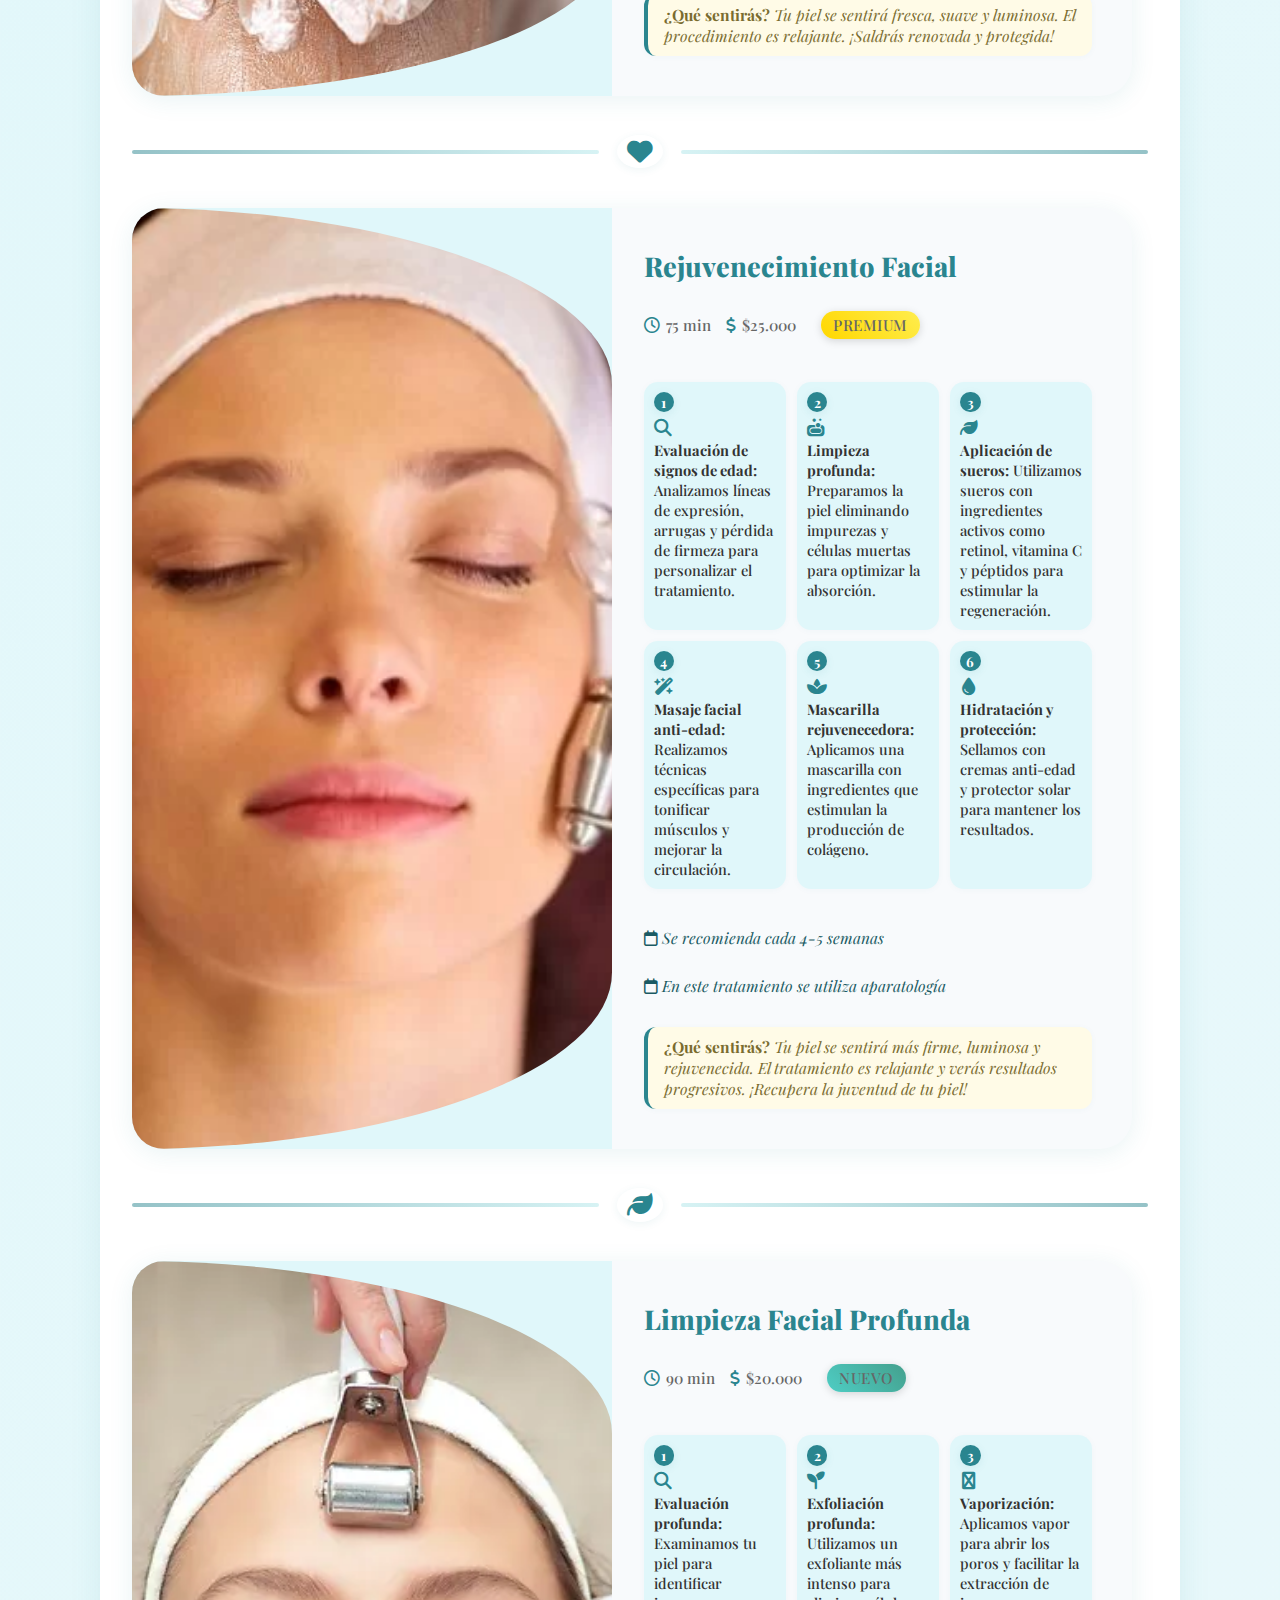
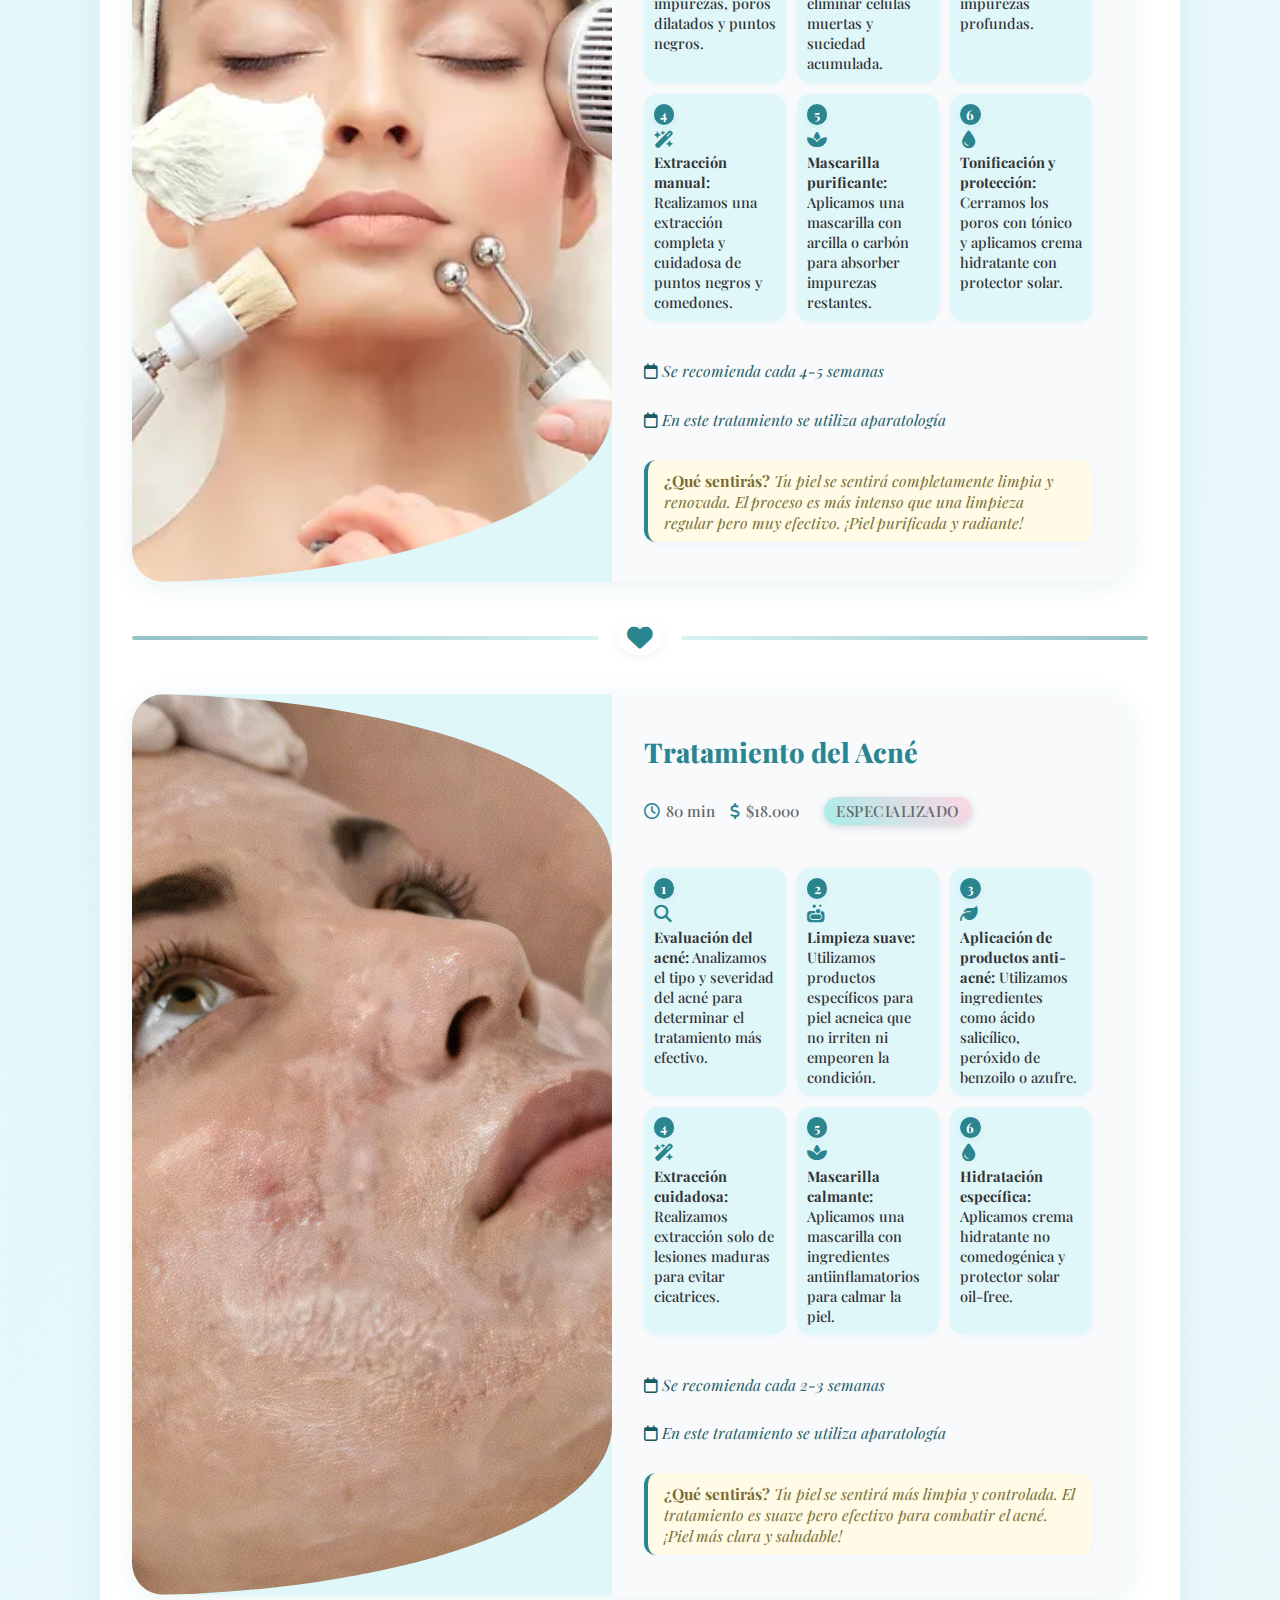
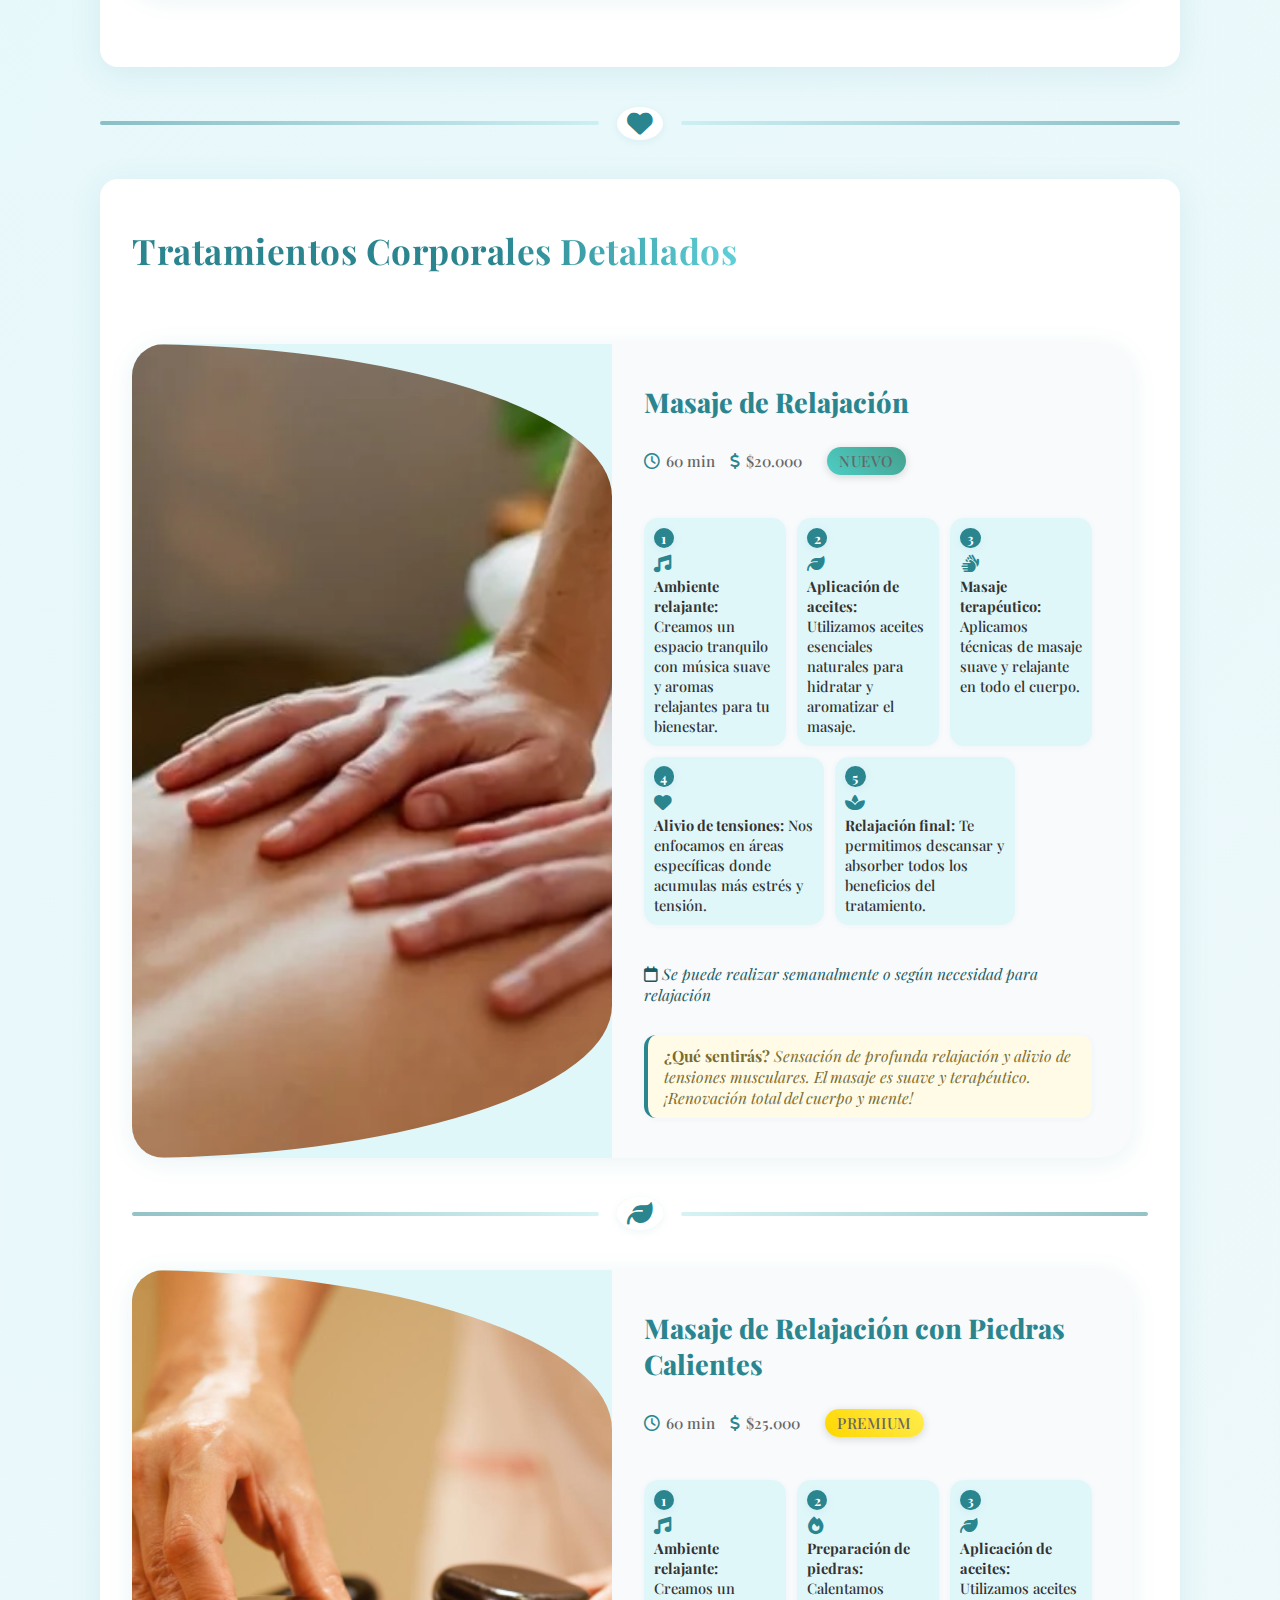
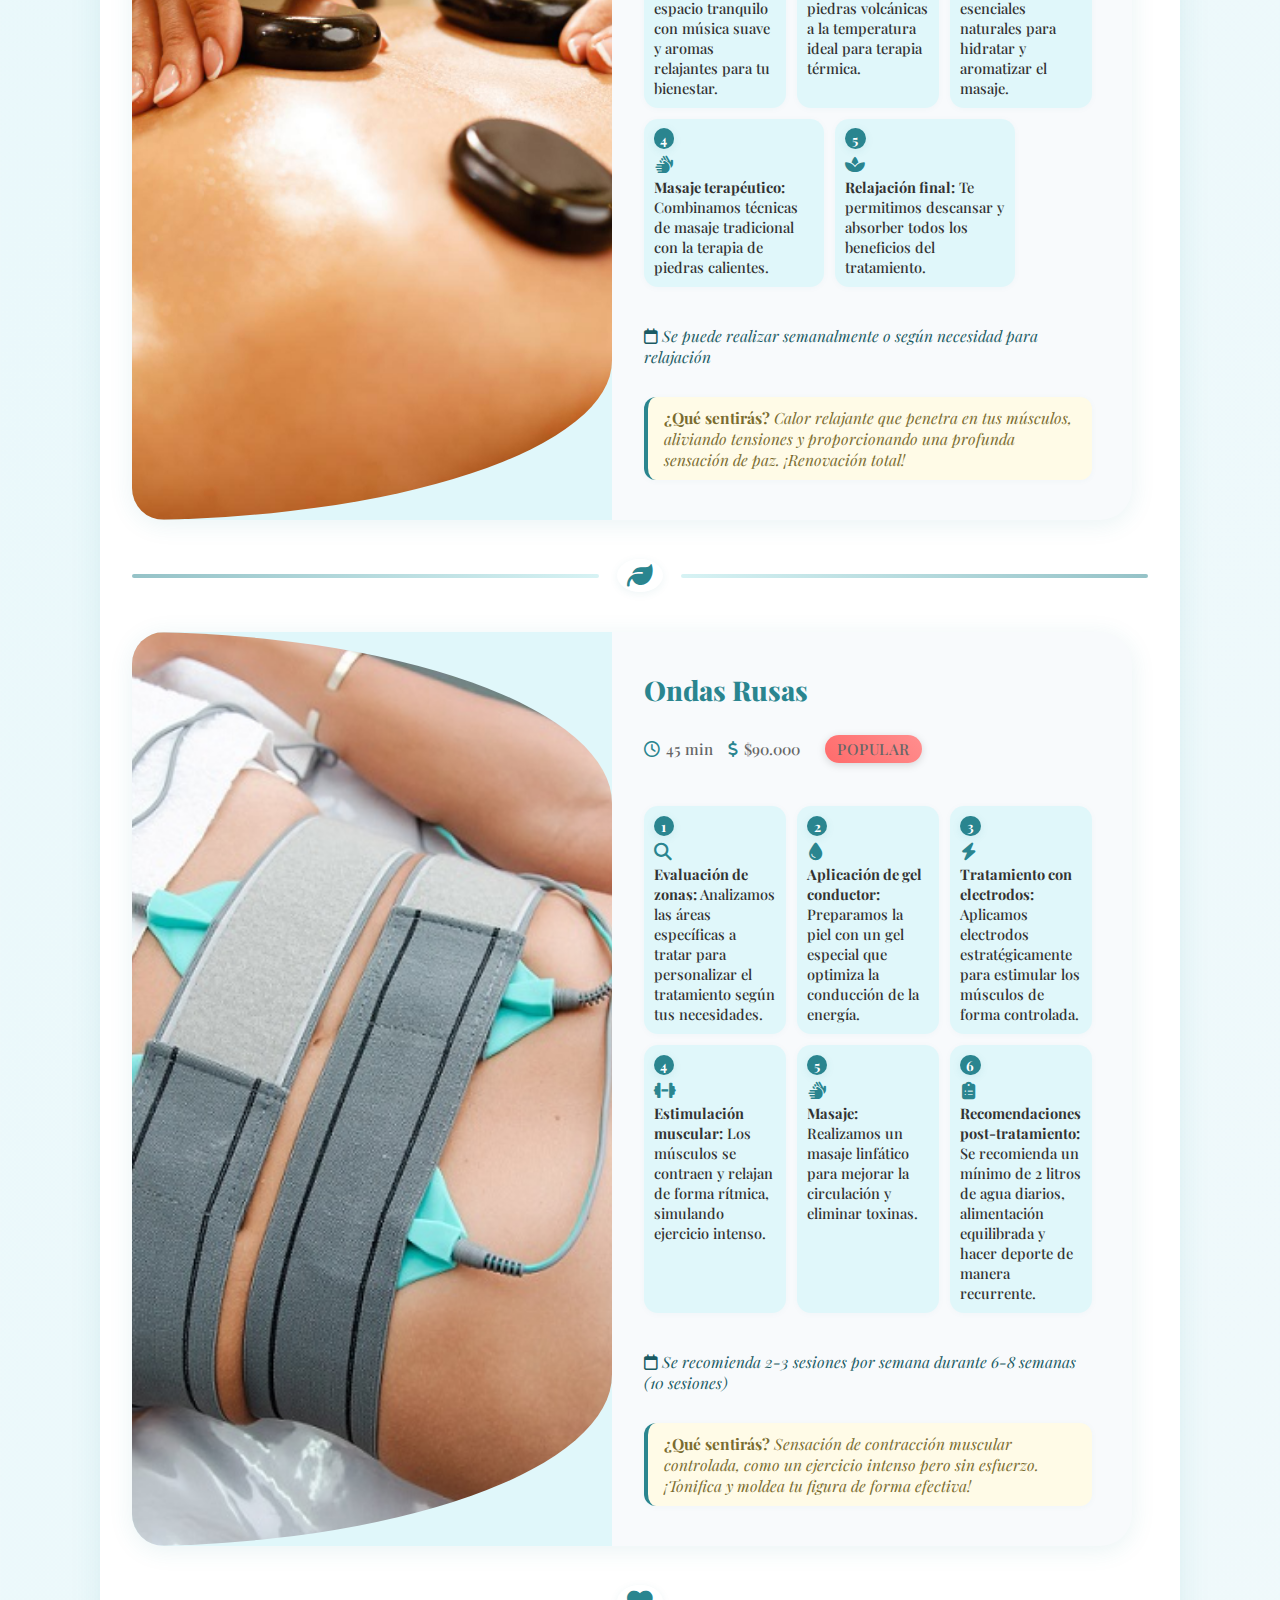
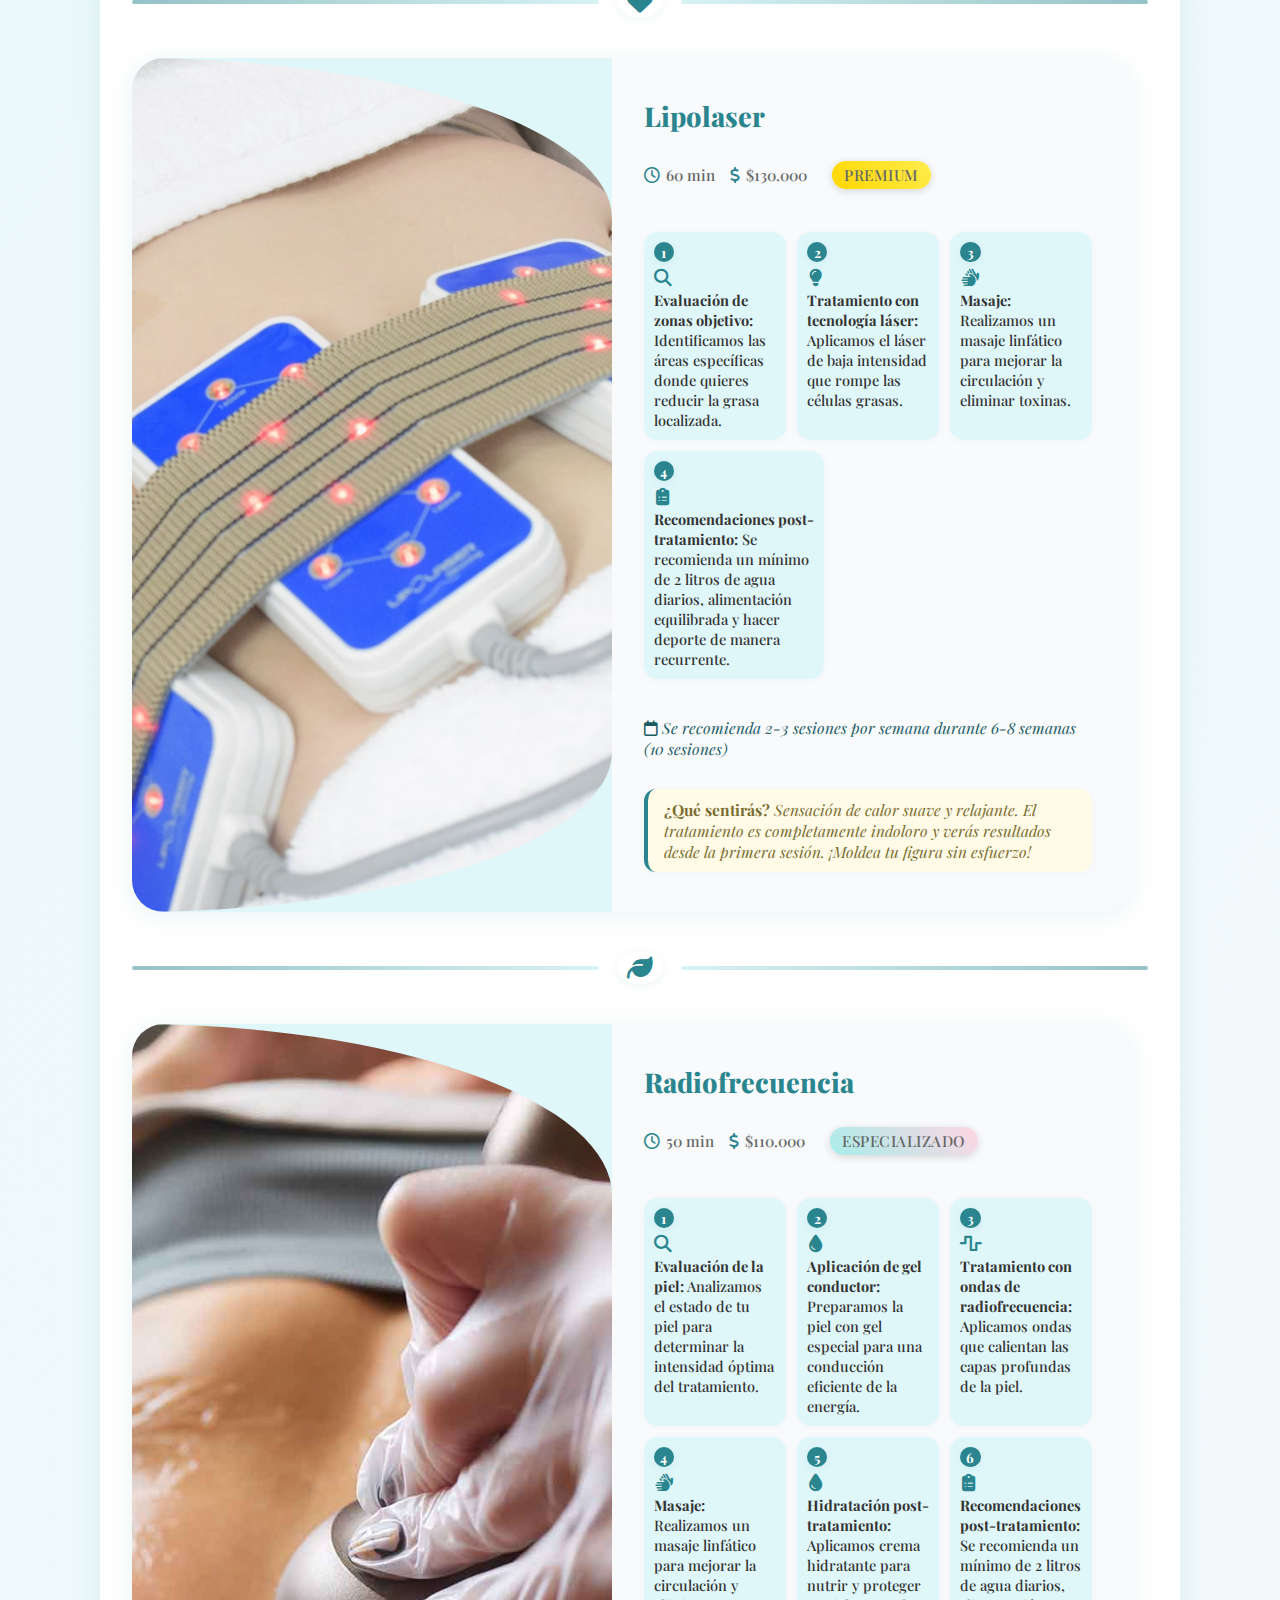
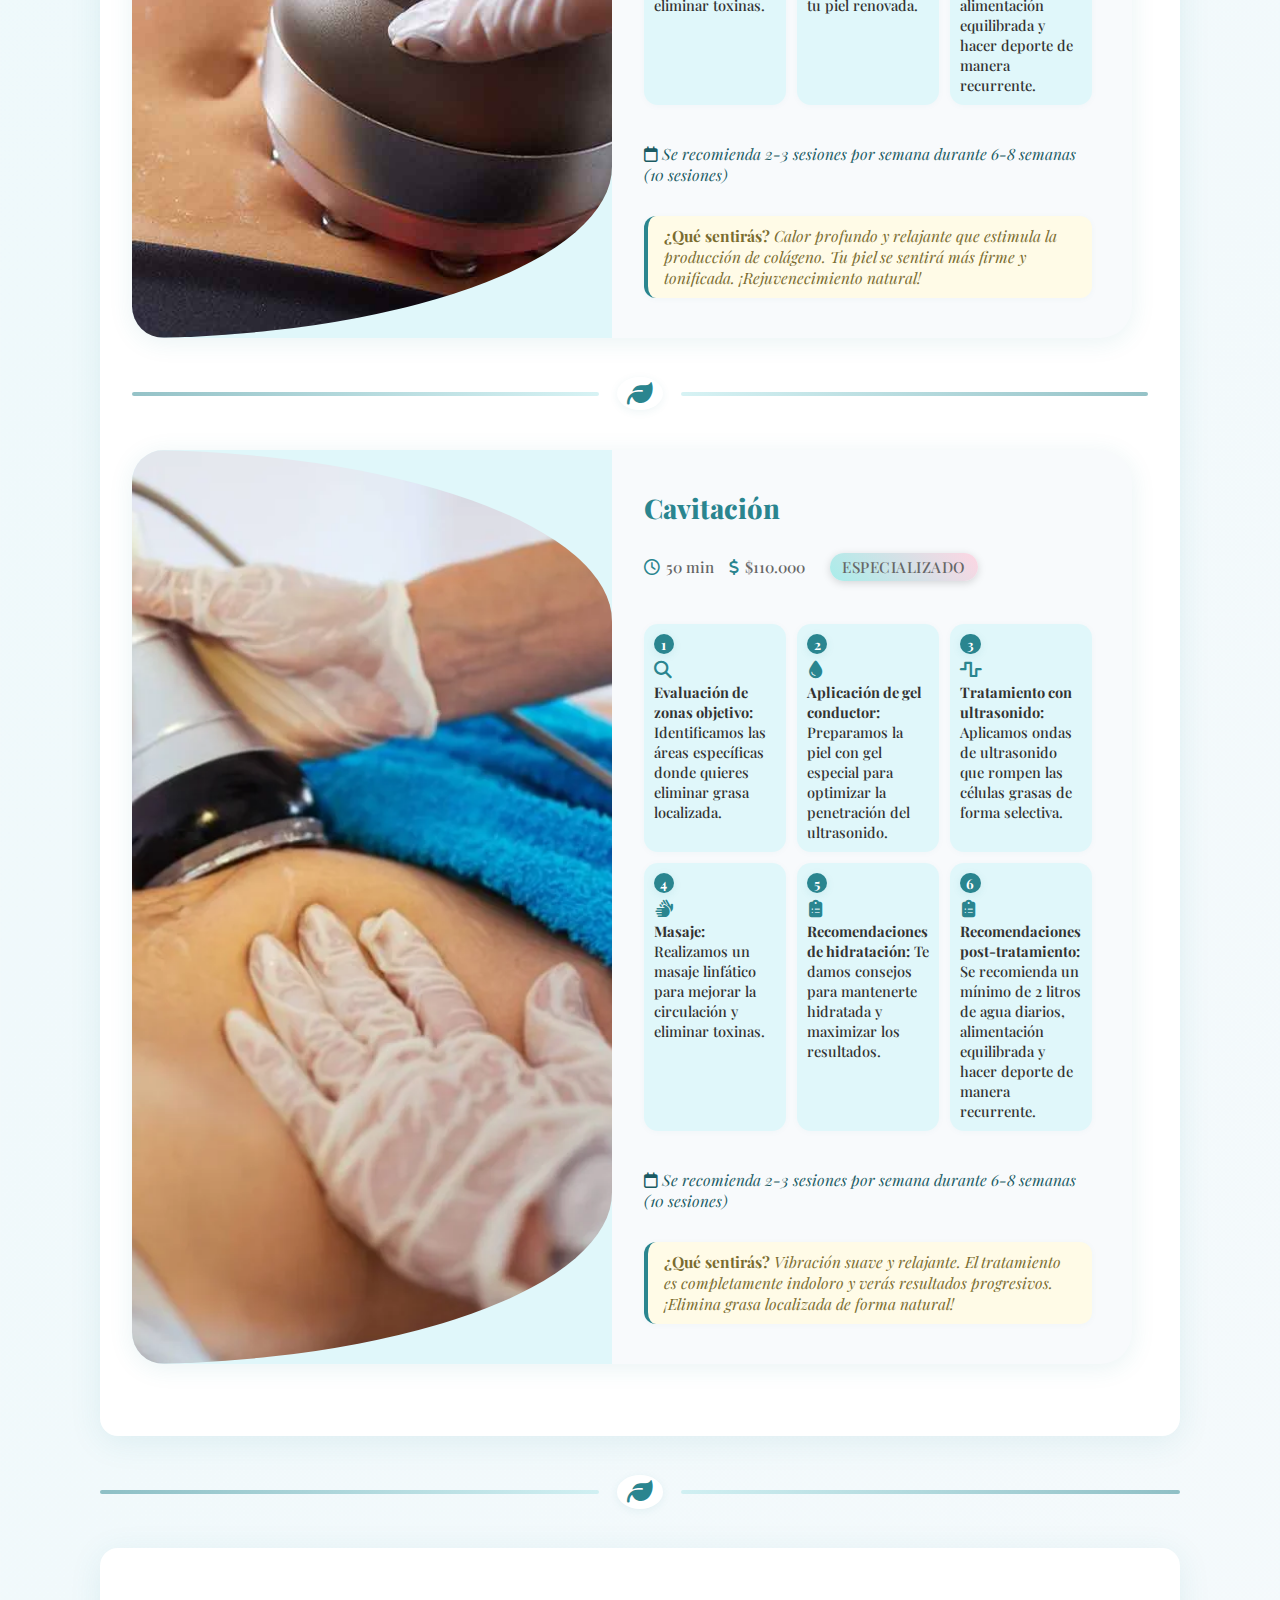
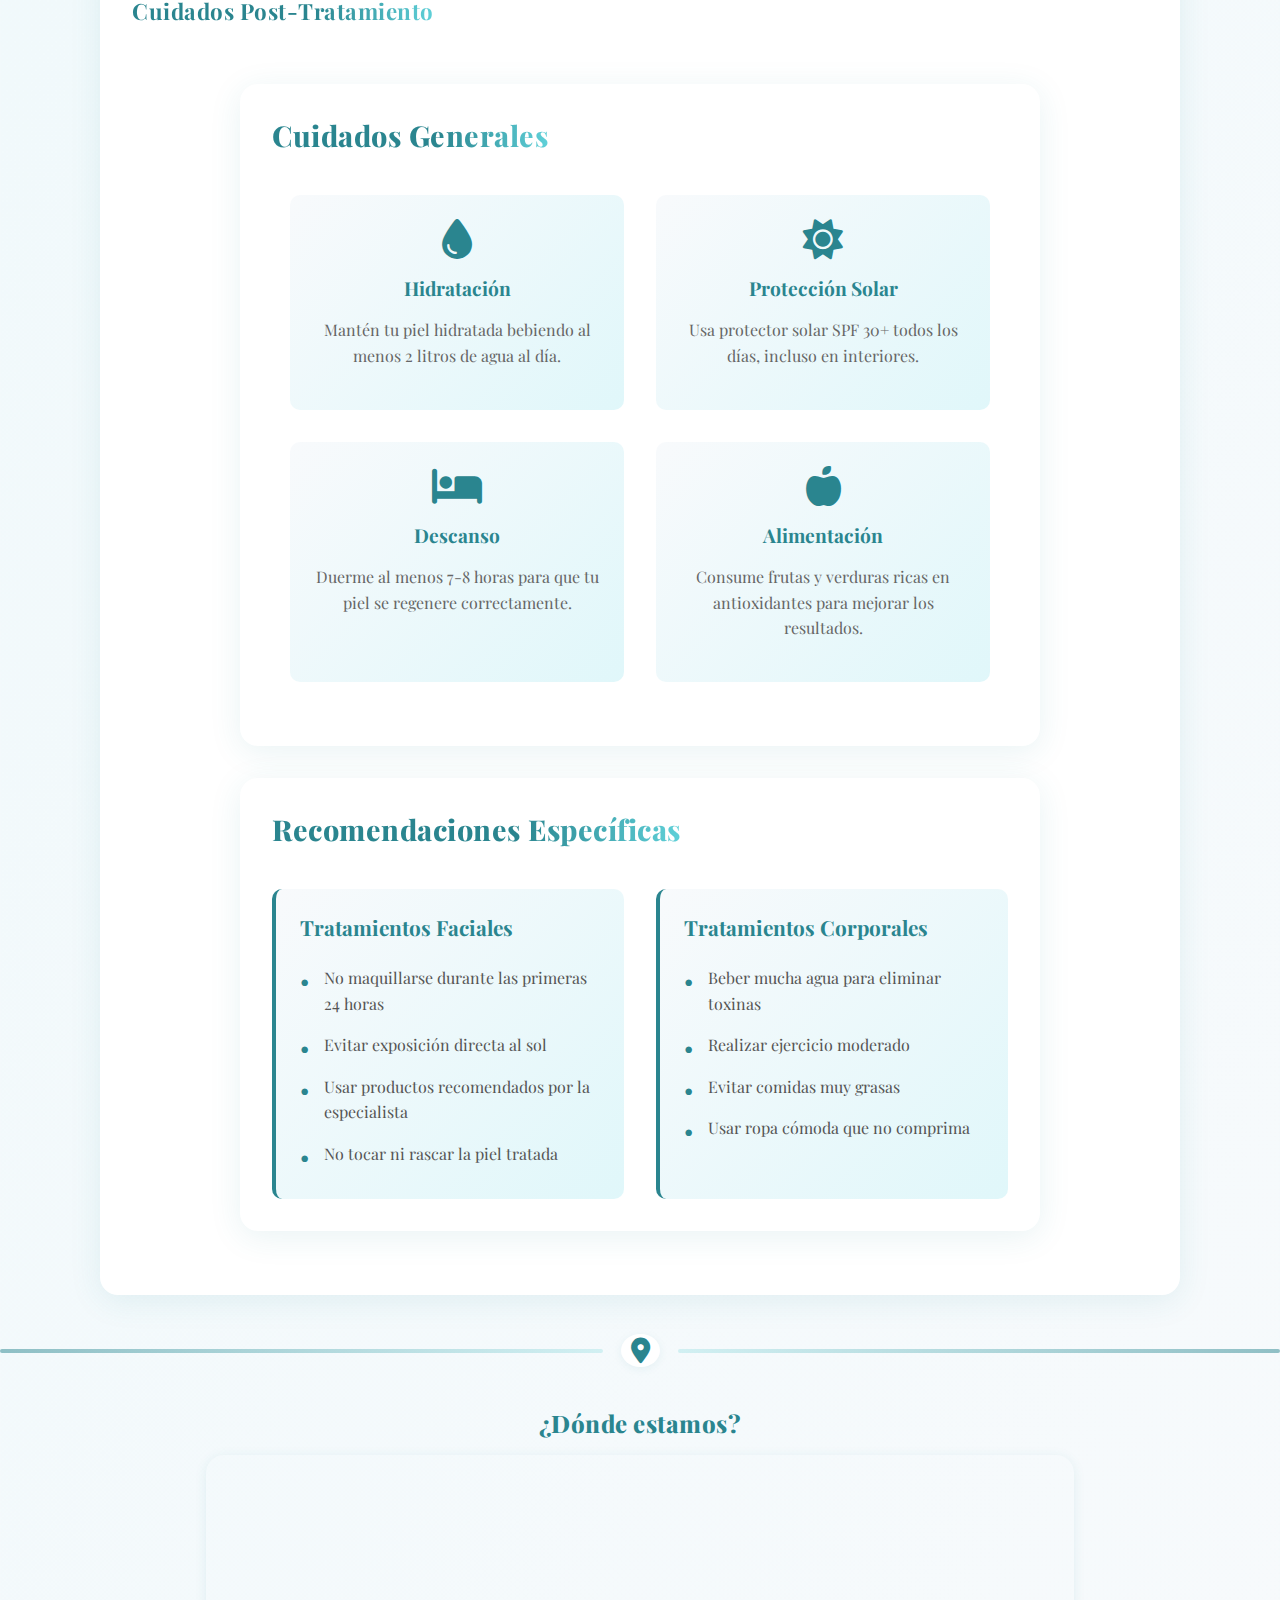
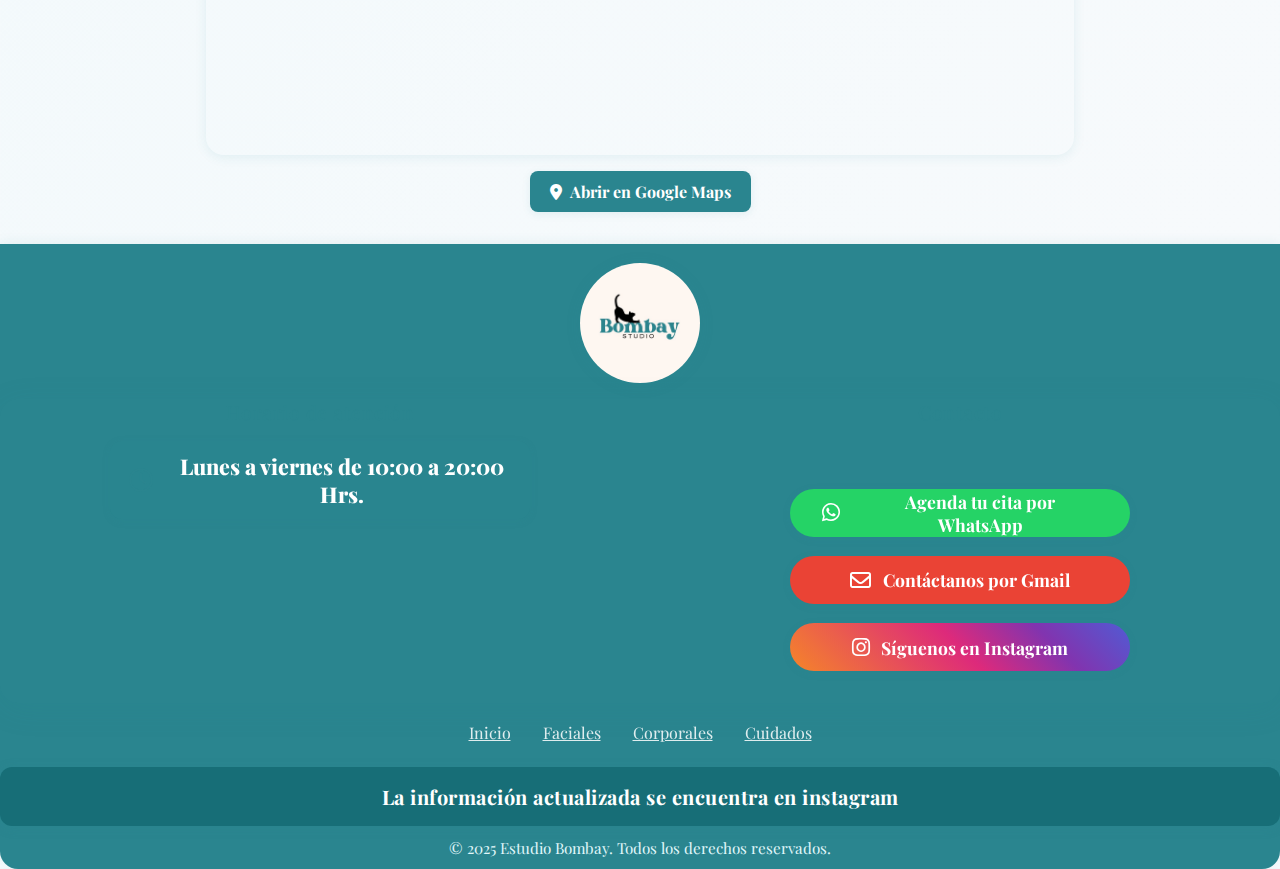
<file: informacion-detallada.html>
<!DOCTYPE html>
<html lang="es">

<head>
    <meta charset="UTF-8">
    <meta name="viewport" content="width=device-width">
    <meta name="robots" content="index, follow">
    <meta name="theme-color" content="#2a858f">

    <title>Información Detallada - Estudio Bombay</title>
    <link rel="icon" href="Imagenes/bombayBB.jpg">
    <link rel="stylesheet" href="estilosPagina.css">

    <!-- Fuentes de Google Fonts -->
    <link rel="preconnect" href="https://fonts.googleapis.com">
    <link rel="preconnect" href="https://fonts.gstatic.com" crossorigin>
    <link href="https://fonts.googleapis.com/css2?family=Playfair+Display:ital,wght@0,400..900;1,400..900&display=swap" rel="stylesheet">

    <!-- Fuentes de font awesome, para iconos -->
    <link rel="stylesheet" href="https://cdnjs.cloudflare.com/ajax/libs/font-awesome/6.7.2/css/all.min.css" integrity="sha512-Evv84Mr4kqVGRNSgIGL/F/aIDqQb7xQ2vcrdIwxfjThSH8CSR7PBEakCr51Ck+w+/U6swU2Im1vVX0SVk9ABhg==" crossorigin="anonymous" referrerpolicy="no-referrer" />
</head>

<body>
    <header>
        <nav class="navbar">
            <a href="index.html" class="logo-container">
                <img id="logo" 
                    src="Imagenes/bombayBB.jpg" 
                    alt="Logo de Estudio Bombay" 
                    width="80" 
                    height="80"
                    title="Estudio Bombay">
            </a>
            <div class="navbar-info">
                <a href="index.html" style="color: inherit; text-decoration: none;">
                    ← Volver a la página principal
                </a>
            </div>
            <button class="menu-hamburguesa" id="menu-hamburguesa" aria-label="Abrir menú">
                <i class="fas fa-bars"></i>
            </button>
            <div class="offcanvas-menu" id="offcanvas-menu">
                <div class="offcanvas-header">
                    <img src="Imagenes/bombayBB.jpg" alt="Logo" width="50" height="50" style="border-radius:50%;">
                    <button class="close-offcanvas" id="close-offcanvas" aria-label="Cerrar menú">
                        <i class="fas fa-times"></i>
                    </button>
                </div>
                <ul class="offcanvas-list">
                    <li><a href="index.html"><i class="fas fa-home"></i> Página Principal</a></li>
                    <li><a href="#tratamientos-faciales"><i class="fas fa-spa"></i> Tratamientos Faciales</a></li>
                    <li><a href="#tratamientos-corporales"><i class="fas fa-heart"></i> Tratamientos Corporales</a></li>
                    <li><a href="#cuidados-post"><i class="fas fa-leaf"></i> Cuidados Post-Tratamiento</a></li>
                </ul>
            </div>
            <ul class="nav-list" id="nav-list">
                <li class="linkInternos"><a href="index.html"><i class="fas fa-home"></i> Página Principal</a></li>
                <li class="linkInternos"><a href="#tratamientos-faciales"><i class="fas fa-spa"></i> Tratamientos Faciales</a></li>
                <li class="linkInternos"><a href="#tratamientos-corporales"><i class="fas fa-heart"></i> Tratamientos Corporales</a></li>
                <li class="linkInternos"><a href="#cuidados-post"><i class="fas fa-leaf"></i> Cuidados Post-Tratamiento</a></li>
            </ul>
        </nav>
    </header>

    <div class="section-divider"><span class="section-divider-icon"><i class="fas fa-spa"></i></span></div>

    <main>
        <section id="inicio-detallado">
            <h1>Información Detallada de Tratamientos</h1>
            <p>En Estudio Bombay, cada tratamiento está diseñado para brindarte los mejores resultados. 
            Conoce en detalle cada uno de nuestros procedimientos y los cuidados necesarios para maximizar sus beneficios.</p>
            
            <!-- Botón principal de reserva -->
            <div class="reserva-principal">
                <a href="https://wa.me/+56995127863" target="_blank" class="btn-reserva-principal">
                    <i class="fab fa-whatsapp"></i>
                    <span class="reserva-texto">
                        <span class="reserva-titulo">¡Reserva tu cita ahora!</span>
                        <span class="reserva-subtitulo">Consulta disponible 24/7</span>
                    </span>
                </a>
            </div>
        </section>

        <section id="tratamientos-faciales">
            <h1>Tratamientos Faciales Detallados</h1>
            
           

            <!-- Limpieza Facial con pasos detallados -->
            <div class="tratamiento-moderno">
                <div class="tratamiento-moderno-imagen">
                    <img src="Imagenes/limpiezaFacial.jpg" alt="Limpieza Facial">
                </div>
                <div class="tratamiento-moderno-info">
                    <div class="tratamiento-moderno-titulo">Limpieza Facial</div>
                    <div class="tratamiento-moderno-meta">
                        <span><i class="fa-regular fa-clock"></i> 60 min</span>
                        <span><i class="fas fa-dollar-sign"></i> $15.000</span>
                        <span class="badge-popular-detallado">Popular</span>
                    </div>
                    <ol class="tratamiento-pasos">
                        <li class="tratamiento-paso">
                            <span class="tratamiento-paso-num">1</span>
                            <span class="tratamiento-paso-icono"><i class="fa-solid fa-magnifying-glass"></i></span>
                            <span class="tratamiento-paso-texto"><b>Evaluación de tu piel:</b> Analizamos tu tipo de piel y necesidades específicas para personalizar el tratamiento.</span>
                        </li>
                        <li class="tratamiento-paso">
                            <span class="tratamiento-paso-num">2</span>
                            <span class="tratamiento-paso-icono"><i class="fa-solid fa-soap"></i></span>
                            <span class="tratamiento-paso-texto"><b>Limpieza inicial:</b> Retiramos impurezas y maquillaje con productos suaves y adecuados para tu piel.</span>
                        </li>
                        <li class="tratamiento-paso">
                            <span class="tratamiento-paso-num">3</span>
                            <span class="tratamiento-paso-icono"><i class="fa-solid fa-seedling"></i></span>
                            <span class="tratamiento-paso-texto"><b>Exfoliación:</b> Aplicamos un exfoliante suave para eliminar células muertas y dejar la piel lista para el siguiente paso.</span>
                        </li>
                        <li class="tratamiento-paso">
                            <span class="tratamiento-paso-num">4</span>
                            <span class="tratamiento-paso-icono"><i class="fa-solid fa-wand-magic-sparkles"></i></span>
                            <span class="tratamiento-paso-texto"><b>Extracción de impurezas:</b> Si es necesario, realizamos una extracción manual y cuidadosa de puntos negros y milium.</span>
                        </li>
                        <li class="tratamiento-paso">
                            <span class="tratamiento-paso-num">5</span>
                            <span class="tratamiento-paso-icono"><i class="fa-solid fa-spa"></i></span>
                            <span class="tratamiento-paso-texto"><b>Mascarilla hidratante:</b> Aplicamos una mascarilla adaptada a tu tipo de piel para calmar, hidratar y revitalizar.</span>
                        </li>
                        <li class="tratamiento-paso">
                            <span class="tratamiento-paso-num">6</span>
                            <span class="tratamiento-paso-icono"><i class="fa-solid fa-droplet"></i></span>
                            <span class="tratamiento-paso-texto"><b>Hidratación final:</b> Sellamos el tratamiento con crema hidratante y protector solar para proteger tu piel.</span>
                        </li>
                    </ol>
                    <div class="tratamiento-moderno-frecuencia">
                        <i class="fa-regular fa-calendar"></i> Se recomienda cada 3-4 semanas
                    </div>
                    <div class="tratamiento-moderno-sensacion">
                        <b>¿Qué sentirás?</b> Tu piel se sentirá fresca, suave y luminosa. El procedimiento es relajante. ¡Saldrás renovada y protegida!
                    </div>
                </div>
            </div>

            <div class="section-divider"><span class="section-divider-icon"><i class="fas fa-heart"></i></span></div>

            <!-- Rejuvenecimiento Facial con pasos detallados -->
            <div class="tratamiento-moderno">
                <div class="tratamiento-moderno-imagen">
                    <img src="Imagenes/RejuvenecimietnoFacial.webp" alt="Rejuvenecimiento Facial">
                </div>
                <div class="tratamiento-moderno-info">
                    <div class="tratamiento-moderno-titulo">Rejuvenecimiento Facial</div>
                    <div class="tratamiento-moderno-meta">
                        <span><i class="fa-regular fa-clock"></i> 75 min</span>
                        <span><i class="fas fa-dollar-sign"></i> $25.000</span>
                        <span class="badge-premium-detallado">Premium</span>
                    </div>
                    <ol class="tratamiento-pasos">
                        <li class="tratamiento-paso">
                            <span class="tratamiento-paso-num">1</span>
                            <span class="tratamiento-paso-icono"><i class="fa-solid fa-magnifying-glass"></i></span>
                            <span class="tratamiento-paso-texto"><b>Evaluación de signos de edad:</b> Analizamos líneas de expresión, arrugas y pérdida de firmeza para personalizar el tratamiento.</span>
                        </li>
                        <li class="tratamiento-paso">
                            <span class="tratamiento-paso-num">2</span>
                            <span class="tratamiento-paso-icono"><i class="fa-solid fa-soap"></i></span>
                            <span class="tratamiento-paso-texto"><b>Limpieza profunda:</b> Preparamos la piel eliminando impurezas y células muertas para optimizar la absorción.</span>
                        </li>
                        <li class="tratamiento-paso">
                            <span class="tratamiento-paso-num">3</span>
                            <span class="tratamiento-paso-icono"><i class="fa-solid fa-leaf"></i></span>
                            <span class="tratamiento-paso-texto"><b>Aplicación de sueros:</b> Utilizamos sueros con ingredientes activos como retinol, vitamina C y péptidos para estimular la regeneración.</span>
                        </li>
                        <li class="tratamiento-paso">
                            <span class="tratamiento-paso-num">4</span>
                            <span class="tratamiento-paso-icono"><i class="fa-solid fa-wand-magic-sparkles"></i></span>
                            <span class="tratamiento-paso-texto"><b>Masaje facial anti-edad:</b> Realizamos técnicas específicas para tonificar músculos y mejorar la circulación.</span>
                        </li>
                        <li class="tratamiento-paso">
                            <span class="tratamiento-paso-num">5</span>
                            <span class="tratamiento-paso-icono"><i class="fa-solid fa-spa"></i></span>
                            <span class="tratamiento-paso-texto"><b>Mascarilla rejuvenecedora:</b> Aplicamos una mascarilla con ingredientes que estimulan la producción de colágeno.</span>
                        </li>
                        <li class="tratamiento-paso">
                            <span class="tratamiento-paso-num">6</span>
                            <span class="tratamiento-paso-icono"><i class="fa-solid fa-droplet"></i></span>
                            <span class="tratamiento-paso-texto"><b>Hidratación y protección:</b> Sellamos con cremas anti-edad y protector solar para mantener los resultados.</span>
                        </li>
                    </ol>
                    <div class="tratamiento-moderno-frecuencia">
                        <i class="fa-regular fa-calendar"></i> Se recomienda cada 4-5 semanas
                    </div>
                    <div class="tratamiento-moderno-frecuencia">
                        <i class="fa-regular fa-calendar"></i> En este tratamiento se utiliza aparatología
                    </div>
                    <div class="tratamiento-moderno-sensacion">
                        <b>¿Qué sentirás?</b> Tu piel se sentirá más firme, luminosa y rejuvenecida. El tratamiento es relajante y verás resultados progresivos. ¡Recupera la juventud de tu piel!
                    </div>
                </div>
            </div>

            <div class="section-divider"><span class="section-divider-icon"><i class="fas fa-leaf"></i></span></div>

            <!-- Limpieza Facial Profunda con pasos detallados -->
            <div class="tratamiento-moderno">
                <div class="tratamiento-moderno-imagen">
                    <img src="Imagenes/limpiezaProfunda.webp" alt="Limpieza Facial Profunda">
                </div>
                <div class="tratamiento-moderno-info">
                    <div class="tratamiento-moderno-titulo">Limpieza Facial Profunda</div>
                    <div class="tratamiento-moderno-meta">
                        <span><i class="fa-regular fa-clock"></i> 90 min</span>
                        <span><i class="fas fa-dollar-sign"></i> $20.000</span>
                        <span class="badge-nuevo-detallado">Nuevo</span>
                    </div>
                    <ol class="tratamiento-pasos">
                        <li class="tratamiento-paso">
                            <span class="tratamiento-paso-num">1</span>
                            <span class="tratamiento-paso-icono"><i class="fa-solid fa-magnifying-glass"></i></span>
                            <span class="tratamiento-paso-texto"><b>Evaluación profunda:</b> Examinamos tu piel para identificar impurezas, poros dilatados y puntos negros.</span>
                        </li>
                        <li class="tratamiento-paso">
                            <span class="tratamiento-paso-num">2</span>
                            <span class="tratamiento-paso-icono"><i class="fa-solid fa-seedling"></i></span>
                            <span class="tratamiento-paso-texto"><b>Exfoliación profunda:</b> Utilizamos un exfoliante más intenso para eliminar células muertas y suciedad acumulada.</span>
                        </li>
                        <li class="tratamiento-paso">
                            <span class="tratamiento-paso-num">3</span>
                            <span class="tratamiento-paso-icono"><i class="fa-solid fa-steam"></i></span>
                            <span class="tratamiento-paso-texto"><b>Vaporización:</b> Aplicamos vapor para abrir los poros y facilitar la extracción de impurezas profundas.</span>
                        </li>
                        <li class="tratamiento-paso">
                            <span class="tratamiento-paso-num">4</span>
                            <span class="tratamiento-paso-icono"><i class="fa-solid fa-wand-magic-sparkles"></i></span>
                            <span class="tratamiento-paso-texto"><b>Extracción manual:</b> Realizamos una extracción completa y cuidadosa de puntos negros y comedones.</span>
                        </li>
                        <li class="tratamiento-paso">
                            <span class="tratamiento-paso-num">5</span>
                            <span class="tratamiento-paso-icono"><i class="fa-solid fa-spa"></i></span>
                            <span class="tratamiento-paso-texto"><b>Mascarilla purificante:</b> Aplicamos una mascarilla con arcilla o carbón para absorber impurezas restantes.</span>
                        </li>
                        <li class="tratamiento-paso">
                            <span class="tratamiento-paso-num">6</span>
                            <span class="tratamiento-paso-icono"><i class="fa-solid fa-droplet"></i></span>
                            <span class="tratamiento-paso-texto"><b>Tonificación y protección:</b> Cerramos los poros con tónico y aplicamos crema hidratante con protector solar.</span>
                        </li>
                    </ol>
                    <div class="tratamiento-moderno-frecuencia">
                        <i class="fa-regular fa-calendar"></i> Se recomienda cada 4-5 semanas
                    </div>
                    <div class="tratamiento-moderno-frecuencia">
                        <i class="fa-regular fa-calendar"></i> En este tratamiento se utiliza aparatología
                    </div>
                    <div class="tratamiento-moderno-sensacion">
                        <b>¿Qué sentirás?</b> Tu piel se sentirá completamente limpia y renovada. El proceso es más intenso que una limpieza regular pero muy efectivo. ¡Piel purificada y radiante!
                    </div>
                </div>
            </div>

            <div class="section-divider"><span class="section-divider-icon"><i class="fas fa-heart"></i></span></div>

            <!-- Tratamiento del Acné con pasos detallados -->
            <div class="tratamiento-moderno">
                <div class="tratamiento-moderno-imagen">
                    <img src="Imagenes/tratamientoAcne.jpg" alt="Tratamiento del Acné">
                </div>
                <div class="tratamiento-moderno-info">
                    <div class="tratamiento-moderno-titulo">Tratamiento del Acné</div>
                    <div class="tratamiento-moderno-meta">
                        <span><i class="fa-regular fa-clock"></i> 80 min</span>
                        <span><i class="fas fa-dollar-sign"></i> $18.000</span>
                        <span class="badge-especializado-detallado">Especializado</span>
                    </div>
                    <ol class="tratamiento-pasos">
                        <li class="tratamiento-paso">
                            <span class="tratamiento-paso-num">1</span>
                            <span class="tratamiento-paso-icono"><i class="fa-solid fa-magnifying-glass"></i></span>
                            <span class="tratamiento-paso-texto"><b>Evaluación del acné:</b> Analizamos el tipo y severidad del acné para determinar el tratamiento más efectivo.</span>
                        </li>
                        <li class="tratamiento-paso">
                            <span class="tratamiento-paso-num">2</span>
                            <span class="tratamiento-paso-icono"><i class="fa-solid fa-soap"></i></span>
                            <span class="tratamiento-paso-texto"><b>Limpieza suave:</b> Utilizamos productos específicos para piel acneica que no irriten ni empeoren la condición.</span>
                        </li>
                        <li class="tratamiento-paso">
                            <span class="tratamiento-paso-num">3</span>
                            <span class="tratamiento-paso-icono"><i class="fa-solid fa-leaf"></i></span>
                            <span class="tratamiento-paso-texto"><b>Aplicación de productos anti-acné:</b> Utilizamos ingredientes como ácido salicílico, peróxido de benzoilo o azufre.</span>
                        </li>
                        <li class="tratamiento-paso">
                            <span class="tratamiento-paso-num">4</span>
                            <span class="tratamiento-paso-icono"><i class="fa-solid fa-wand-magic-sparkles"></i></span>
                            <span class="tratamiento-paso-texto"><b>Extracción cuidadosa:</b> Realizamos extracción solo de lesiones maduras para evitar cicatrices.</span>
                        </li>
                        <li class="tratamiento-paso">
                            <span class="tratamiento-paso-num">5</span>
                            <span class="tratamiento-paso-icono"><i class="fa-solid fa-spa"></i></span>
                            <span class="tratamiento-paso-texto"><b>Mascarilla calmante:</b> Aplicamos una mascarilla con ingredientes antiinflamatorios para calmar la piel.</span>
                        </li>
                        <li class="tratamiento-paso">
                            <span class="tratamiento-paso-num">6</span>
                            <span class="tratamiento-paso-icono"><i class="fa-solid fa-droplet"></i></span>
                            <span class="tratamiento-paso-texto"><b>Hidratación específica:</b> Aplicamos crema hidratante no comedogénica y protector solar oil-free.</span>
                        </li>
                    </ol>
                    <div class="tratamiento-moderno-frecuencia">
                        <i class="fa-regular fa-calendar"></i> Se recomienda cada 2-3 semanas
                    </div>
                    <div class="tratamiento-moderno-frecuencia">
                        <i class="fa-regular fa-calendar"></i> En este tratamiento se utiliza aparatología
                    </div>
                    <div class="tratamiento-moderno-sensacion">
                        <b>¿Qué sentirás?</b> Tu piel se sentirá más limpia y controlada. El tratamiento es suave pero efectivo para combatir el acné. ¡Piel más clara y saludable!
                    </div>
                </div>
            </div>
        </section>

        <!-- Separador entre secciones principales -->
        <div class="section-divider"><span class="section-divider-icon"><i class="fas fa-heart"></i></span></div>

        <section id="tratamientos-corporales">
            <h1>Tratamientos Corporales Detallados</h1>
            
            
           
            <!-- Masaje de Relajación con pasos detallados -->
            <div class="tratamiento-moderno">
                <div class="tratamiento-moderno-imagen">
                    <img src="Imagenes/masajeRelajacion.webp" alt="Masaje de Relajación">
                </div>
                <div class="tratamiento-moderno-info">
                    <div class="tratamiento-moderno-titulo">Masaje de Relajación</div>
                    <div class="tratamiento-moderno-meta">
                        <span><i class="fa-regular fa-clock"></i> 60 min</span>
                        <span><i class="fas fa-dollar-sign"></i> $20.000</span>
                        <span class="badge-nuevo-detallado">Nuevo</span>
                    </div>
                    <ol class="tratamiento-pasos">
                        <li class="tratamiento-paso">
                            <span class="tratamiento-paso-num">1</span>
                            <span class="tratamiento-paso-icono"><i class="fa-solid fa-music"></i></span>
                            <span class="tratamiento-paso-texto"><b>Ambiente relajante:</b> Creamos un espacio tranquilo con música suave y aromas relajantes para tu bienestar.</span>
                        </li>
                        <li class="tratamiento-paso">
                            <span class="tratamiento-paso-num">2</span>
                            <span class="tratamiento-paso-icono"><i class="fa-solid fa-leaf"></i></span>
                            <span class="tratamiento-paso-texto"><b>Aplicación de aceites:</b> Utilizamos aceites esenciales naturales para hidratar y aromatizar el masaje.</span>
                        </li>
                        <li class="tratamiento-paso">
                            <span class="tratamiento-paso-num">3</span>
                            <span class="tratamiento-paso-icono"><i class="fa-solid fa-hands"></i></span>
                            <span class="tratamiento-paso-texto"><b>Masaje terapéutico:</b> Aplicamos técnicas de masaje suave y relajante en todo el cuerpo.</span>
                        </li>
                        <li class="tratamiento-paso">
                            <span class="tratamiento-paso-num">4</span>
                            <span class="tratamiento-paso-icono"><i class="fa-solid fa-heart"></i></span>
                            <span class="tratamiento-paso-texto"><b>Alivio de tensiones:</b> Nos enfocamos en áreas específicas donde acumulas más estrés y tensión.</span>
                        </li>
                        <li class="tratamiento-paso">
                            <span class="tratamiento-paso-num">5</span>
                            <span class="tratamiento-paso-icono"><i class="fa-solid fa-spa"></i></span>
                            <span class="tratamiento-paso-texto"><b>Relajación final:</b> Te permitimos descansar y absorber todos los beneficios del tratamiento.</span>
                        </li>
                    </ol>
                    <div class="tratamiento-moderno-frecuencia">
                        <i class="fa-regular fa-calendar"></i> Se puede realizar semanalmente o según necesidad para relajación
                    </div>
                    <div class="tratamiento-moderno-sensacion">
                        <b>¿Qué sentirás?</b> Sensación de profunda relajación y alivio de tensiones musculares. El masaje es suave y terapéutico. ¡Renovación total del cuerpo y mente!
                    </div>
                </div>
            </div>

            <div class="section-divider"><span class="section-divider-icon"><i class="fas fa-leaf"></i></span></div>
 
            <!-- Masaje con Piedras Calientes con pasos detallados -->
            <div class="tratamiento-moderno">
                <div class="tratamiento-moderno-imagen">
                    <img src="Imagenes/masajePiedras.jpg" alt="Masaje con Piedras Calientes">
                </div>
                <div class="tratamiento-moderno-info">
                    <div class="tratamiento-moderno-titulo">Masaje de Relajación con Piedras Calientes</div>
                    <div class="tratamiento-moderno-meta">
                        <span><i class="fa-regular fa-clock"></i> 60 min</span>
                        <span><i class="fas fa-dollar-sign"></i> $25.000</span>
                        <span class="badge-premium-detallado">Premium</span>
                    </div>
                    <ol class="tratamiento-pasos">
                        <li class="tratamiento-paso">
                            <span class="tratamiento-paso-num">1</span>
                            <span class="tratamiento-paso-icono"><i class="fa-solid fa-music"></i></span>
                            <span class="tratamiento-paso-texto"><b>Ambiente relajante:</b> Creamos un espacio tranquilo con música suave y aromas relajantes para tu bienestar.</span>
                        </li>
                        <li class="tratamiento-paso">
                            <span class="tratamiento-paso-num">2</span>
                            <span class="tratamiento-paso-icono"><i class="fa-solid fa-fire"></i></span>
                            <span class="tratamiento-paso-texto"><b>Preparación de piedras:</b> Calentamos piedras volcánicas a la temperatura ideal para terapia térmica.</span>
                        </li>
                        <li class="tratamiento-paso">
                            <span class="tratamiento-paso-num">3</span>
                            <span class="tratamiento-paso-icono"><i class="fa-solid fa-leaf"></i></span>
                            <span class="tratamiento-paso-texto"><b>Aplicación de aceites:</b> Utilizamos aceites esenciales naturales para hidratar y aromatizar el masaje.</span>
                        </li>
                        <li class="tratamiento-paso">
                            <span class="tratamiento-paso-num">4</span>
                            <span class="tratamiento-paso-icono"><i class="fa-solid fa-hands"></i></span>
                            <span class="tratamiento-paso-texto"><b>Masaje terapéutico:</b> Combinamos técnicas de masaje tradicional con la terapia de piedras calientes.</span>
                        </li>
                        <li class="tratamiento-paso">
                            <span class="tratamiento-paso-num">5</span>
                            <span class="tratamiento-paso-icono"><i class="fa-solid fa-spa"></i></span>
                            <span class="tratamiento-paso-texto"><b>Relajación final:</b> Te permitimos descansar y absorber todos los beneficios del tratamiento.</span>
                        </li>
                    </ol>
                    <div class="tratamiento-moderno-frecuencia">
                        <i class="fa-regular fa-calendar"></i> Se puede realizar semanalmente o según necesidad para relajación
                    </div>
                    <div class="tratamiento-moderno-sensacion">
                        <b>¿Qué sentirás?</b> Calor relajante que penetra en tus músculos, aliviando tensiones y proporcionando una profunda sensación de paz. ¡Renovación total!
                    </div>
                </div>
            </div>

            <div class="section-divider"><span class="section-divider-icon"><i class="fas fa-leaf"></i></span></div>

             <!-- Ondas Rusas con pasos detallados -->
             <div class="tratamiento-moderno">
                <div class="tratamiento-moderno-imagen">
                    <img src="Imagenes/ondas-rusas.jpg" alt="Ondas Rusas">
                </div>
                <div class="tratamiento-moderno-info">
                    <div class="tratamiento-moderno-titulo">Ondas Rusas</div>
                    <div class="tratamiento-moderno-meta">
                        <span><i class="fa-regular fa-clock"></i> 45 min</span>
                        <span><i class="fas fa-dollar-sign"></i> $90.000</span>
                        <span class="badge-popular-detallado">Popular</span>
                    </div>
                    <ol class="tratamiento-pasos">
                        <li class="tratamiento-paso">
                            <span class="tratamiento-paso-num">1</span>
                            <span class="tratamiento-paso-icono"><i class="fa-solid fa-search"></i></span>
                            <span class="tratamiento-paso-texto"><b>Evaluación de zonas:</b> Analizamos las áreas específicas a tratar para personalizar el tratamiento según tus necesidades.</span>
                        </li>
                        <li class="tratamiento-paso">
                            <span class="tratamiento-paso-num">2</span>
                            <span class="tratamiento-paso-icono"><i class="fa-solid fa-tint"></i></span>
                            <span class="tratamiento-paso-texto"><b>Aplicación de gel conductor:</b> Preparamos la piel con un gel especial que optimiza la conducción de la energía.</span>
                        </li>
                        <li class="tratamiento-paso">
                            <span class="tratamiento-paso-num">3</span>
                            <span class="tratamiento-paso-icono"><i class="fa-solid fa-bolt"></i></span>
                            <span class="tratamiento-paso-texto"><b>Tratamiento con electrodos:</b> Aplicamos electrodos estratégicamente para estimular los músculos de forma controlada.</span>
                        </li>
                        <li class="tratamiento-paso">
                            <span class="tratamiento-paso-num">4</span>
                            <span class="tratamiento-paso-icono"><i class="fa-solid fa-dumbbell"></i></span>
                            <span class="tratamiento-paso-texto"><b>Estimulación muscular:</b> Los músculos se contraen y relajan de forma rítmica, simulando ejercicio intenso.</span>
                        </li>
                        <li class="tratamiento-paso">
                            <span class="tratamiento-paso-num">5</span>
                            <span class="tratamiento-paso-icono"><i class="fa-solid fa-hands"></i></span>
                            <span class="tratamiento-paso-texto"><b>Masaje:</b> Realizamos un masaje linfático para mejorar la circulación y eliminar toxinas.</span>
                        </li>
                        <li class="tratamiento-paso">
                            <span class="tratamiento-paso-num">6</span>
                            <span class="tratamiento-paso-icono"><i class="fa-solid fa-clipboard-list"></i></span>
                            <span class="tratamiento-paso-texto"><b>Recomendaciones post-tratamiento:</b> Se recomienda un mínimo de 2 litros de agua diarios, alimentación equilibrada y hacer deporte de manera recurrente.</span>
                        </li>
                    </ol>
                    <div class="tratamiento-moderno-frecuencia">
                        <i class="fa-regular fa-calendar"></i> Se recomienda 2-3 sesiones por semana durante 6-8 semanas (10 sesiones)
                    </div>
                    <div class="tratamiento-moderno-sensacion">
                        <b>¿Qué sentirás?</b> Sensación de contracción muscular controlada, como un ejercicio intenso pero sin esfuerzo. ¡Tonifica y moldea tu figura de forma efectiva!
                    </div>
                </div>
            </div>

            <div class="section-divider"><span class="section-divider-icon"><i class="fas fa-heart"></i></span></div>

            <!-- Lipolaser con pasos detallados -->
            <div class="tratamiento-moderno">
                <div class="tratamiento-moderno-imagen">
                    <img src="Imagenes/lipolaser.jpg" alt="Lipolaser">
                </div>
                <div class="tratamiento-moderno-info">
                    <div class="tratamiento-moderno-titulo">Lipolaser</div>
                    <div class="tratamiento-moderno-meta">
                        <span><i class="fa-regular fa-clock"></i> 60 min</span>
                        <span><i class="fas fa-dollar-sign"></i> $130.000</span>
                        <span class="badge-premium-detallado">Premium</span>
                    </div>
                    <ol class="tratamiento-pasos">
                        <li class="tratamiento-paso">
                            <span class="tratamiento-paso-num">1</span>
                            <span class="tratamiento-paso-icono"><i class="fa-solid fa-search"></i></span>
                            <span class="tratamiento-paso-texto"><b>Evaluación de zonas objetivo:</b> Identificamos las áreas específicas donde quieres reducir la grasa localizada.</span>
                        </li>
                        <li class="tratamiento-paso">
                            <span class="tratamiento-paso-num">2</span>
                            <span class="tratamiento-paso-icono"><i class="fa-solid fa-lightbulb"></i></span>
                            <span class="tratamiento-paso-texto"><b>Tratamiento con tecnología láser:</b> Aplicamos el láser de baja intensidad que rompe las células grasas.</span>
                        </li>
                        <li class="tratamiento-paso">
                            <span class="tratamiento-paso-num">3</span>
                            <span class="tratamiento-paso-icono"><i class="fa-solid fa-hands"></i></span>
                            <span class="tratamiento-paso-texto"><b>Masaje:</b> Realizamos un masaje linfático para mejorar la circulación y eliminar toxinas.</span>
                        </li>
                        <li class="tratamiento-paso">
                            <span class="tratamiento-paso-num">4</span>
                            <span class="tratamiento-paso-icono"><i class="fa-solid fa-clipboard-list"></i></span>
                            <span class="tratamiento-paso-texto"><b>Recomendaciones post-tratamiento:</b> Se recomienda un mínimo de 2 litros de agua diarios, alimentación equilibrada y hacer deporte de manera recurrente.</span>
                        </li>
                    </ol>
                    <div class="tratamiento-moderno-frecuencia">
                        <i class="fa-regular fa-calendar"></i> Se recomienda 2-3 sesiones por semana durante 6-8 semanas (10 sesiones)
                    </div>
                    <div class="tratamiento-moderno-sensacion">
                        <b>¿Qué sentirás?</b> Sensación de calor suave y relajante. El tratamiento es completamente indoloro y verás resultados desde la primera sesión. ¡Moldea tu figura sin esfuerzo!
                    </div>
                </div>
            </div>

            <div class="section-divider"><span class="section-divider-icon"><i class="fas fa-leaf"></i></span></div>

            <!-- Radiofrecuencia con pasos detallados -->
            <div class="tratamiento-moderno">
                <div class="tratamiento-moderno-imagen">
                    <img src="Imagenes/radiofrecuencia.jpg" alt="Radiofrecuencia">
                </div>
                <div class="tratamiento-moderno-info">
                    <div class="tratamiento-moderno-titulo">Radiofrecuencia</div>
                    <div class="tratamiento-moderno-meta">
                        <span><i class="fa-regular fa-clock"></i> 50 min</span>
                        <span><i class="fas fa-dollar-sign"></i> $110.000</span>
                        <span class="badge-especializado-detallado">Especializado</span>
                    </div>
                    <ol class="tratamiento-pasos">
                        <li class="tratamiento-paso">
                            <span class="tratamiento-paso-num">1</span>
                            <span class="tratamiento-paso-icono"><i class="fa-solid fa-search"></i></span>
                            <span class="tratamiento-paso-texto"><b>Evaluación de la piel:</b> Analizamos el estado de tu piel para determinar la intensidad óptima del tratamiento.</span>
                        </li>
                        <li class="tratamiento-paso">
                            <span class="tratamiento-paso-num">2</span>
                            <span class="tratamiento-paso-icono"><i class="fa-solid fa-tint"></i></span>
                            <span class="tratamiento-paso-texto"><b>Aplicación de gel conductor:</b> Preparamos la piel con gel especial para una conducción eficiente de la energía.</span>
                        </li>
                        <li class="tratamiento-paso">
                            <span class="tratamiento-paso-num">3</span>
                            <span class="tratamiento-paso-icono"><i class="fa-solid fa-wave-square"></i></span>
                            <span class="tratamiento-paso-texto"><b>Tratamiento con ondas de radiofrecuencia:</b> Aplicamos ondas que calientan las capas profundas de la piel.</span>
                        </li>
                        <li class="tratamiento-paso">
                            <span class="tratamiento-paso-num">4</span>
                            <span class="tratamiento-paso-icono"><i class="fa-solid fa-hands"></i></span>
                            <span class="tratamiento-paso-texto"><b>Masaje:</b> Realizamos un masaje linfático para mejorar la circulación y eliminar toxinas.</span>
                        </li>
                        <li class="tratamiento-paso">
                            <span class="tratamiento-paso-num">5</span>
                            <span class="tratamiento-paso-icono"><i class="fa-solid fa-droplet"></i></span>
                            <span class="tratamiento-paso-texto"><b>Hidratación post-tratamiento:</b> Aplicamos crema hidratante para nutrir y proteger tu piel renovada.</span>
                        </li>
                        <li class="tratamiento-paso">
                            <span class="tratamiento-paso-num">6</span>
                            <span class="tratamiento-paso-icono"><i class="fa-solid fa-clipboard-list"></i></span>
                            <span class="tratamiento-paso-texto"><b>Recomendaciones post-tratamiento:</b> Se recomienda un mínimo de 2 litros de agua diarios, alimentación equilibrada y hacer deporte de manera recurrente.</span>
                        </li>
                    </ol>
                    <div class="tratamiento-moderno-frecuencia">
                        <i class="fa-regular fa-calendar"></i> Se recomienda 2-3 sesiones por semana durante 6-8 semanas (10 sesiones)
                    </div>
                    <div class="tratamiento-moderno-sensacion">
                        <b>¿Qué sentirás?</b> Calor profundo y relajante que estimula la producción de colágeno. Tu piel se sentirá más firme y tonificada. ¡Rejuvenecimiento natural!
                    </div>
                </div>
            </div>

            <div class="section-divider"><span class="section-divider-icon"><i class="fas fa-leaf"></i></span></div>

            <!-- Cavitación con pasos detallados -->
            <div class="tratamiento-moderno">
                <div class="tratamiento-moderno-imagen">
                    <img src="Imagenes/cavitacion.jpg.webp" alt="Cavitación">
                </div>
                <div class="tratamiento-moderno-info">
                    <div class="tratamiento-moderno-titulo">Cavitación</div>
                    <div class="tratamiento-moderno-meta">
                        <span><i class="fa-regular fa-clock"></i> 50 min</span>
                        <span><i class="fas fa-dollar-sign"></i> $110.000</span>
                        <span class="badge-especializado-detallado">Especializado</span>
                    </div>
                    <ol class="tratamiento-pasos">
                        <li class="tratamiento-paso">
                            <span class="tratamiento-paso-num">1</span>
                            <span class="tratamiento-paso-icono"><i class="fa-solid fa-search"></i></span>
                            <span class="tratamiento-paso-texto"><b>Evaluación de zonas objetivo:</b> Identificamos las áreas específicas donde quieres eliminar grasa localizada.</span>
                        </li>
                        <li class="tratamiento-paso">
                            <span class="tratamiento-paso-num">2</span>
                            <span class="tratamiento-paso-icono"><i class="fa-solid fa-tint"></i></span>
                            <span class="tratamiento-paso-texto"><b>Aplicación de gel conductor:</b> Preparamos la piel con gel especial para optimizar la penetración del ultrasonido.</span>
                        </li>
                        <li class="tratamiento-paso">
                            <span class="tratamiento-paso-num">3</span>
                            <span class="tratamiento-paso-icono"><i class="fa-solid fa-wave-square"></i></span>
                            <span class="tratamiento-paso-texto"><b>Tratamiento con ultrasonido:</b> Aplicamos ondas de ultrasonido que rompen las células grasas de forma selectiva.</span>
                        </li>
                        <li class="tratamiento-paso">
                            <span class="tratamiento-paso-num">4</span>
                            <span class="tratamiento-paso-icono"><i class="fa-solid fa-hands"></i></span>
                            <span class="tratamiento-paso-texto"><b>Masaje:</b> Realizamos un masaje linfático para mejorar la circulación y eliminar toxinas.</span>
                        </li>
                        <li class="tratamiento-paso">
                            <span class="tratamiento-paso-num">5</span>
                            <span class="tratamiento-paso-icono"><i class="fa-solid fa-clipboard-list"></i></span>
                            <span class="tratamiento-paso-texto"><b>Recomendaciones de hidratación:</b> Te damos consejos para mantenerte hidratada y maximizar los resultados.</span>
                        </li>
                        <li class="tratamiento-paso">
                            <span class="tratamiento-paso-num">6</span>
                            <span class="tratamiento-paso-icono"><i class="fa-solid fa-clipboard-list"></i></span>
                            <span class="tratamiento-paso-texto"><b>Recomendaciones post-tratamiento:</b> Se recomienda un mínimo de 2 litros de agua diarios, alimentación equilibrada y hacer deporte de manera recurrente.</span>
                        </li>
                    </ol>
                    <div class="tratamiento-moderno-frecuencia">
                        <i class="fa-regular fa-calendar"></i> Se recomienda 2-3 sesiones por semana durante 6-8 semanas (10 sesiones)
                    </div>
                    <div class="tratamiento-moderno-sensacion">
                        <b>¿Qué sentirás?</b> Vibración suave y relajante. El tratamiento es completamente indoloro y verás resultados progresivos. ¡Elimina grasa localizada de forma natural!
                    </div>
                </div>
            </div>
        </section>

        <!-- Separador entre secciones principales -->
        <div class="section-divider"><span class="section-divider-icon"><i class="fas fa-leaf"></i></span></div>

        <section id="cuidados-post">
            <h2>Cuidados Post-Tratamiento</h2>
            
            <article class="cuidados-articulo">
                <h3>Cuidados Generales</h3>
                <div class="cuidados-grid cuidados-generales-centro">
                    <div class="cuidado-item">
                        <i class="fas fa-tint"></i>
                        <h4>Hidratación</h4>
                        <p>Mantén tu piel hidratada bebiendo al menos 2 litros de agua al día.</p>
                    </div>
                    <div class="cuidado-item">
                        <i class="fas fa-sun"></i>
                        <h4>Protección Solar</h4>
                        <p>Usa protector solar SPF 30+ todos los días, incluso en interiores.</p>
                    </div>
                    <div class="cuidado-item">
                        <i class="fas fa-bed"></i>
                        <h4>Descanso</h4>
                        <p>Duerme al menos 7-8 horas para que tu piel se regenere correctamente.</p>
                    </div>
                    <div class="cuidado-item">
                        <i class="fas fa-apple-alt"></i>
                        <h4>Alimentación</h4>
                        <p>Consume frutas y verduras ricas en antioxidantes para mejorar los resultados.</p>
                    </div>
                </div>
            </article>

            <article class="cuidados-articulo">
                <h3>Recomendaciones Específicas</h3>
                <div class="recomendaciones">
                    <div class="recomendacion">
                        <h4>Tratamientos Faciales</h4>
                        <ul>
                            <li>No maquillarse durante las primeras 24 horas</li>
                            <li>Evitar exposición directa al sol</li>
                            <li>Usar productos recomendados por la especialista</li>
                            <li>No tocar ni rascar la piel tratada</li>
                        </ul>
                    </div>
                    <div class="recomendacion">
                        <h4>Tratamientos Corporales</h4>
                        <ul>
                            <li>Beber mucha agua para eliminar toxinas</li>
                            <li>Realizar ejercicio moderado</li>
                            <li>Evitar comidas muy grasas</li>
                            <li>Usar ropa cómoda que no comprima</li>
                        </ul>
                    </div>
                </div>
            </article>
        </section>
    </main>

    <!-- Separador entre secciones principales -->
    <div class="section-divider"><span class="section-divider-icon"><i class="fas fa-map-marker-alt"></i></span></div>

    <!-- Agregar mapa de Google Maps antes del footer -->
    <div class="mapa-ubicacion" style="max-width:900px;margin:2rem auto 0 auto;">
        <h3 style="text-align:center;color:#2a858f;">¿Dónde estamos?</h3>
        <iframe src="https://www.google.com/maps?q=-36.16686111111111,-71.80672222222222&output=embed" width="100%" height="300" style="border:0;border-radius:18px;box-shadow:0 2px 12px rgba(42,133,143,0.10);margin-top:1rem;" allowfullscreen="" loading="lazy" referrerpolicy="no-referrer-when-downgrade"></iframe>
        <div style="text-align:center;margin-top:1rem;">
            <a href="https://www.google.com/maps?q=-36.16686111111111,-71.80672222222222" target="_blank" style="display:inline-block;padding:10px 20px;background:#2a858f;color:#fff;border-radius:8px;text-decoration:none;font-weight:bold;box-shadow:0 2px 8px rgba(42,133,143,0.10);transition:background 0.2s;">
                <i class="fas fa-map-marker-alt" style="margin-right:8px;"></i>Abrir en Google Maps
            </a>
        </div>
    </div>
  

    <!-- Footer más informativo -->
    <footer>
        <div style="text-align:center;">
            <img src="Imagenes/bombayBB.jpg" alt="Logo Estudio Bombay" class="footer-logo-giro" width="90" height="90" style="margin-bottom:1rem;">
        </div>
        <div class="footer-content">
            <div class="footer-section">
                <h6>Horario de atención</h6>
                <div class="footer-horario">
                    <i class="fa-regular fa-clock"></i>
                    Lunes a viernes de 10:00 a 20:00 Hrs.
                </div>
            </div>
            <div class="footer-section">
                <h6>Contacto</h6>
                <div class="contactos-container">
                    <a href="https://wa.me/+56995127863" target="_blank" class="btn-wsp">
                        <i class="fab fa-whatsapp"></i> Agenda tu cita por WhatsApp
                    </a>
                    <a href="https://mail.google.com/mail/?view=cm&fs=1&to=salonjavierasalas@gmail.com" target="_blank" class="btn-gmail">
                        <i class="far fa-envelope"></i> Contáctanos por Gmail
                    </a>
                    <a href="https://www.instagram.com/estudiobombayy/" target="_blank" class="btn-ig">
                        <i class="fab fa-instagram"></i> Síguenos en Instagram
                    </a>
                </div>
            </div>
        </div>
        <div class="footer-links">
            <a href="#inicio">Inicio</a>
            <a href="#tratamientos-faciales">Faciales</a>
            <a href="#tratamientos-corporales">Corporales</a>
            <a href="#cuidados-post">Cuidados</a>
        </div>
        <div class="footer-info">
            La información actualizada se encuentra en instagram
        </div>
        <div class="footer-legal">
            © 2025 Estudio Bombay. Todos los derechos reservados.
        </div>
    </footer>

    <!-- Botón flotante de WhatsApp -->
    <a href="https://wa.me/+56995127863" class="btn-wsp-float" target="_blank" title="Agenda tu cita por WhatsApp">
        <i class="fab fa-whatsapp"></i>
    </a>
    <!-- Botón flotante volver arriba -->
    <button class="btn-top-float" onclick="window.scrollTo({top:0,behavior:'smooth'})" title="Volver arriba">
        <i class="fas fa-arrow-up"></i>
    </button>

    <script>
        document.addEventListener('DOMContentLoaded', function() {
            // Menú hamburguesa para móviles
            const btnHamburguesa = document.getElementById('menu-hamburguesa');
            const offcanvasMenu = document.getElementById('offcanvas-menu');
            const closeOffcanvas = document.getElementById('close-offcanvas');
            
            btnHamburguesa.addEventListener('click', function() {
                offcanvasMenu.classList.add('activo');
            });
            
            closeOffcanvas.addEventListener('click', function() {
                offcanvasMenu.classList.remove('activo');
            });
            
            // Cerrar menú al hacer clic en un enlace
            offcanvasMenu.querySelectorAll('a').forEach(function(link) {
                link.addEventListener('click', function() {
                    offcanvasMenu.classList.remove('activo');
                });
            });
        });
    </script>

    <!-- Animación de entrada para cartas y bloques principales -->
    <script>
        window.addEventListener('DOMContentLoaded', function() {
            const animables = document.querySelectorAll('.tratamiento-moderno, .cuidados-articulo, .footer-content');
            animables.forEach(el => {
                el.classList.add('fade-in-init');
                setTimeout(() => el.classList.add('fade-in-show'), 200);
            });
        });
    </script>
</body>
</html>
</file>
<file: estilosPagina.css>
/* Estilos base para todos los elementos */
*{
  font-family: "Playfair Display", serif;
  font-weight: 0;
  font-style: normal;
  margin: 0;
  padding: 0;
  box-sizing: border-box;
}

/* ===== NAVBAR ===== */
/* Barra de navegación principal */
.navbar {
    background: #fff;
    height: 80px;
    display: flex;
    align-items: center;
    box-shadow: 0 2px 8px rgba(0,0,0,0.04);
    position: sticky;
    top: 0;
    z-index: 200;
    padding: 1rem 5%;
    justify-content: flex-start;
}

/* Contenedor del logo */
.logo-container {
    display: flex;
    align-items: center;
}

/* Estilo del logo */
#logo {
    border-radius: 60%;
    transition: transform 0.3s ease;
}

/* Efecto hover del logo */
#logo:hover {
    transform: scale(1.05);
}

/* Lista de navegación */
.nav-list {
    list-style: none;
    margin-left: auto;
    gap: 2rem;
    flex-shrink: 0;
}

/* Enlaces de navegación */
.linkInternos a {
    text-decoration: none;
    color: #2a858f;
    font-size: 1.1rem;
    font-weight: 500;
    padding: 0.5rem 1rem;
    border-radius: 20px;
    transition: all 0.3s ease;
}

/* Efecto hover de los enlaces */
.linkInternos a:hover {
    background-color: #2a858f;
    color: #fff;
}

/* Texto informativo en el navbar */
.navbar-info {
    flex: 1;
    text-align: center;
    font-family: 'Playfair Display', serif;
    font-size: 1.1rem;
    color: #2a858f;
    font-weight: 500;
    letter-spacing: 0.5px;
    margin: 0 1.5rem;
    display: flex;
    align-items: center;
    justify-content: center;
}

/* ===== CUERPO PRINCIPAL ===== */
body {
    background: linear-gradient(120deg, #e0f7fa 0%, #f8fafc 100%);
    color: #333;
    font-family: 'Playfair Display', serif;
    font-size: 1rem;
    padding-top: 100px;
    margin: 0;
    min-height: 100vh;
    position: relative;
    z-index: 1;
}

/* ===== DISEÑO RESPONSIVO DEL NAVBAR ===== */
@media (max-width: 768px) {
    .navbar {
        padding: 1rem 3%;
    }

    .nav-list {
        gap: 1rem;
    }

    .linkInternos a {
        font-size: 1rem;
        padding: 0.4rem 0.8rem;
    }

    #logo {
        width: 60px;
        height: 60px;
    }

    .navbar-info {
        display: none;
    }
}

@media (max-width: 900px) {
    .navbar-info {
        font-size: 0.95rem;
        margin: 0 0.5rem;
    }
}

/* ===== TARJETAS DE SERVICIOS ===== */
/* Estructura base de la tarjeta */
.carta{
    position: relative;
    width: 300px;
    height: 400px;
    margin: 0 auto;
    border-radius: 15px;
    overflow: hidden;
    box-shadow: 0 10px 20px rgba(0, 0, 0, 0.1);
    transition: transform 0.3s ease;
}

/* Efecto de elevación al hover */
.carta:hover {
    transform: translateY(-10px);
}

/* Efecto de elevación al tocar en dispositivos móviles */
@media (max-width: 768px) {
    .carta:active,
    .carta:focus {
        transform: translateY(-10px);
    }
}

/* Imagen de fondo de la tarjeta */
.carta .imagenCarta{
    position: relative;
    width: 100%;
    height: 100%;
    background: linear-gradient(to bottom, transparent 50%, rgba(0, 0, 0, 0.7)),
                var(--i);
    background-position: center;
    background-size: cover;
    transition: all 1.0s ease;
}

/* Efecto zoom de la imagen al hover */
.carta:hover .imagenCarta {
    transform: scale(1.5);
}

/* Título sobre la imagen */
.carta .imagenCarta h6{
    position: absolute;
    bottom: 20px;
    left: 20px;
    font-size: 16px;
    color: #fff;
    text-shadow: 2px 2px 4px rgba(0, 0, 0, 0.3);
    z-index: 100;
}

/* Panel de información que aparece al hover */
.carta .info_carta{
    position: absolute;
    width: 100%;
    height: 100%;
    top: 0;
    left: 0;
    background: rgba(42, 133, 143, 0.95);
    padding: 20px;
    opacity: 0;
    visibility: hidden;
    transition: all 0.5s ease;
    display: flex;
    flex-direction: column;
    overflow-y: auto;
    text-align: center;
    border-radius: 15px;
}

/* Mostrar información al hover */
.carta:hover .info_carta{
    opacity: 1;
    visibility: visible;
}

/* Mostrar información al tocar en dispositivos móviles */
@media (max-width: 768px) {
    .carta:active .info_carta,
    .carta:focus .info_carta {
        opacity: 1;
        visibility: visible;
    }
    
    /* Mantener la información visible mientras se mantiene el toque */
    .carta:active .imagenCarta,
    .carta:focus .imagenCarta {
        transform: scale(1.5);
    }
}

/* Encabezado de la información */
.info_carta .headC{
    padding-bottom: 10px;
    border-bottom: 2px solid rgba(255, 255, 255, 0.2);
    margin-bottom: 10px;
}

/* Título de la tarjeta */
.info_carta .headC .tituloCarta {
    color: #fff;
    font-size: 20px;
    font-weight: 700;
}

/* Contenedor de la descripción */
.info_carta .headC .descripcionCarta{
    display: flex;
    gap: 10px;
}

/* Elementos de la descripción */
.info_carta .headC .descripcionCarta .item {
    display: flex;
    align-items: center;
    gap: 8px;
}

/* Iconos de la descripción */
.info_carta .headC .descripcionCarta .item i {
    color: #fff;
    font-size: 20px;
    line-height: 1;
}

/* Texto de la descripción */
.info_carta .headC .descripcionCarta .item p {
    color: #fff;
    font-size: 18px;
    line-height: 1;
    margin: 0;
}

/* Contenido principal de la tarjeta */
.info_carta .contenido  {
    padding: 10px 0;
    font-size: 14px;
    line-height: 1.4;
    color: #fff;
    margin-bottom: 10px;
    flex-grow: 1;
}

/* Subtítulo del contenido */
.info_carta .contenido h3  {
    font-size: 18px;
    color: #fff;
    margin-bottom: 8px;
}

/* Párrafos del contenido */
.info_carta .contenido p {
    color: #fff;
}

/* Botón de acción */
.info_carta .accion .btn{
    padding: 8px 15px;
    color: #2a858f;
    background-color: #fff;
    border-radius: 20px;
    text-align: center;
    text-decoration: none;
    font-weight: 600;
    transition: all 0.3s ease;
    display: inline-block;
    box-shadow: 0 4px 15px rgba(0, 0, 0, 0.1);
    font-size: 14px;
}

/* ===== SECCIONES PRINCIPALES ===== */
section {
    background: #fff;
    border-radius: 18px;
    box-shadow: 0 4px 24px rgba(42,133,143,0.08);
    margin-bottom: 2.5rem;
    padding: 2.5rem 2rem 2rem 2rem;
    min-height: unset;
}

/* Títulos de sección */
section h1, section h2 {
    color: #2a858f;
    font-family: 'Playfair Display', serif;
    font-weight: 700;
    margin-bottom: 1.2rem;
    letter-spacing: 0.5px;
}

/* Título principal */
section h1 {
    font-size: 2.2rem;
    margin-top: 0.5rem;
}

/* Subtítulos */
section h2 {
    font-size: 1.4rem;
    margin-top: 0.5rem;
}

/* Párrafos de sección */
section p {
    color: #444;
    font-size: 1rem;
    line-height: 1.6;
    margin-bottom: 1.1rem;
    margin-top: 0.5rem;
}

/* ===== SCROLL SUAVE ===== */
html {
    scroll-behavior: smooth;
}

/* ===== ESTILOS DE LA BARRA DE DESPLAZAMIENTO ===== */
.info_carta::-webkit-scrollbar {
    width: 4px;
}

.info_carta::-webkit-scrollbar-track {
    background: rgba(255, 255, 255, 0.1);
}

.info_carta::-webkit-scrollbar-thumb {
    background: rgba(255, 255, 255, 0.3);
    border-radius: 2px;
}

.info_carta::-webkit-scrollbar-thumb:hover {
    background: rgba(129, 77, 77, 0.4);
}

/* ===== CARRUSEL ===== */
/* Contenedor del carrusel */
.carrusel-container {
    position: relative;
    width: 100%;
    max-width: 1000px;
    margin: 0 auto;
    padding: 0;
    overflow: hidden;
    margin-bottom: 3rem;
}

/* Carrusel */
.carrusel {
    display: flex;
    width: 100%;
    transition: transform 0.5s ease;
}

/* Tarjetas en el carrusel */
.carrusel .carta {
    flex: 0 0 100%;
    min-width: 100%;
    margin: 0;
}

/* Flechas de navegación */
.flecha {
    position: absolute;
    top: 50%;
    transform: translateY(-50%);
    background: rgba(42, 133, 143, 0.5);
    color: white;
    border: none;
    width: 40px;
    height: 40px;
    border-radius: 50%;
    cursor: pointer;
    display: flex;
    align-items: center;
    justify-content: center;
    transition: all 0.3s ease;
    z-index: 10;
    box-shadow: 0 2px 8px rgba(0,0,0,0.08);
    opacity: 0.85;
}

/* Efecto hover de las flechas */
.flecha:hover {
    background: #2a858f;
    transform: translateY(-50%) scale(1.1);
}

/* Posición de la flecha izquierda */
.flecha-izquierda {
    left: 10px;
}

/* Posición de la flecha derecha */
.flecha-derecha {
    right: 10px;
}

/* Iconos de las flechas */
.flecha i {
    font-size: 1.2rem;
}

/* ===== DISEÑO RESPONSIVO DEL CARRUSEL ===== */
@media (max-width: 768px) {
    .carrusel-container {
        padding: 0 30px;
    }

    .flecha {
        width: 35px;
        height: 35px;
    }
}

/* ===== ESTRUCTURA PRINCIPAL ===== */
main {
    width: 100%;
    max-width: 1100px;
    margin: 0 auto;
    padding: 0 10px;
}

article {
    max-width: 800px;
    margin: 0 auto;
}

/* ===== PIE DE PÁGINA ===== */
footer {
    background: #2a858f;
    color: #fff;
    text-align: center;
    padding: 1.2rem 0 0.7rem 0;
    border-radius: 0 0 18px 18px;
    box-shadow: 0 -2px 12px rgba(42,133,143,0.08);
    margin-top: 2rem;
}

footer h6 {
    font-size: 1.1rem;
    font-weight: 600;
    margin-bottom: 0.5rem;
    letter-spacing: 0.5px;
}

footer ul {
    list-style: none;
    padding: 0;
    margin: 0;
}

footer li {
    font-size: 1rem;
    margin-bottom: 0.2rem;
}

/* ===== SECCIONES DE CONTACTO Y UBICACIÓN ===== */
#Ubicacion, #Contacto {
    background: #fff;
    border: 1px solid #e0f7fa;
    box-shadow: 0 2px 12px rgba(42,133,143,0.06);
}

#Ubicacion h2, #Contacto h2 {
    color: #2a858f;
}

#Ubicacion p, #Contacto p {
    color: #3a3a3a;
    font-size: 1.05rem;
}

#Contacto article {
  text-align: center;
}
.contactos-container {
  display: flex;
  flex-direction: column;
  align-items: center;
  justify-content: center;
}
.ubicacion-container {
  align-items: center;
}


/* ===== BOTONES ===== */
.btn, button, input[type="submit"] {
    background: #2a858f;
    color: #fff;
    border: none;
    border-radius: 20px;
    padding: 0.6rem 1.5rem;
    font-size: 1rem;
    font-weight: 600;
    cursor: pointer;
    box-shadow: 0 2px 8px rgba(42,133,143,0.08);
    transition: background 0.2s, color 0.2s;
}

/* Efecto hover de botones */
.btn:hover, button:hover, input[type="submit"]:hover {
    background: #176e77;
    color: #fff;
}

/* ===== DISEÑO RESPONSIVO GENERAL ===== */
@media (max-width: 900px) {
    main {
        max-width: 98vw;
    }
    section {
        padding: 1.5rem 0.7rem 1.2rem 0.7rem;
    }
    article {
        max-width: 98vw;
    }
}

@media (max-width: 600px) {
    section {
        padding: 1rem 0.2rem 1rem 0.2rem;
        border-radius: 10px;
    }
    footer {
        border-radius: 0 0 10px 10px;
    }
}

/* Títulos de secciones de tratamientos */
.seccion-tratamientos {
    color: #2a858f;
    font-size: 1.8rem;
    font-weight: 700;
    margin: 2rem 0 1.5rem 0;
    text-align: center;
    letter-spacing: 0.5px;
}

/* Estilos para la sección de contactos */
.contactos-container {
    display: flex;
    flex-direction: column;
    gap: 1rem;
    margin: 2rem 0;
    max-width: 600px;
    margin-left: auto;
    margin-right: auto;
}

.contacto-item {
    display: flex;
    align-items: center;
    gap: 1rem;
    padding: 1rem;
    background-color: #f8f8f8;
    border-radius: 8px;
    text-decoration: none;
    color: #333;
    transition: all 0.3s ease;
    box-shadow: 0 2px 4px rgba(0,0,0,0.1);
}

.contacto-item:hover {
    transform: translateY(-2px);
    box-shadow: 0 4px 8px rgba(0,0,0,0.2);
    background-color: #fff;
}

.contacto-item i {
    font-size: 1.5rem;
    width: 2rem;
    text-align: center;
}

.contacto-item span {
    font-size: 1.1rem;
}

/* Colores específicos para cada tipo de contacto */
.contacto-item:nth-child(1) i {
    color: #25D366; /* Color de WhatsApp */
}

.contacto-item:nth-child(2) i {
    color: #EA4335; /* Color de Gmail */
}

.contacto-item:nth-child(3) i {
    color: #E4405F; /* Color de Instagram */
}

/* Estilos responsivos para la sección de contactos */
@media (max-width: 768px) {
    .contactos-container {
        padding: 0 1rem;
    }
    
    .contacto-item {
        padding: 0.8rem;
    }
    
    .contacto-item i {
        font-size: 1.2rem;
    }
    
    .contacto-item span {
        font-size: 1rem;
    }
}

/* Estilos para la sección de ubicación */
.ubicacion-container {
    display: flex;
    gap: 2rem;
    padding: 2rem;
    max-width: 1200px;
    margin: 0 auto;
}

.ubicacion-texto {
    flex: 1;
    padding: 1rem;
}

.ubicacion-mapa {
    flex: 1;
    min-height: 450px;
}

@media (max-width: 768px) {
    .ubicacion-container {
        flex-direction: column;
    }
    
    .ubicacion-mapa {
        width: 100%;
    }
}

/* Estilos para el enlace del mapa */
.mapa-link {
    display: block;
    cursor: pointer;
    position: relative;
}

.mapa-link::after {
    content: "Haz clic para abrir en Google Maps";
    position: absolute;
    bottom: 10px;
    right: 10px;
    background: rgba(42, 133, 143, 0.9);
    color: white;
    padding: 8px 12px;
    border-radius: 4px;
    font-size: 14px;
    opacity: 0;
    transition: opacity 0.3s ease;
}

.mapa-link:hover::after {
    opacity: 1;
}

/* --- NAVBAR RESPONSIVA --- */
.menu-hamburguesa {
    display: none;
    background: none;
    border: none;
    font-size: 2rem;
    color: #2a858f;
    cursor: pointer;
    margin-left: 10px;
}

@media (max-width: 768px) {
    .nav-list {
        display: none;
        flex-direction: column;
        position: absolute;
        top: 80px;
        right: 10px;
        background: #fff;
        width: 60vw !important;
        max-width: 320px !important;
        min-width: 180px !important;
        box-shadow: 0 2px 16px rgba(0,0,0,0.18);
        z-index: 100;
        padding: 1.2rem 0.5rem;
        border: none !important;
        border-radius: 2.5rem 2.5rem 2.5rem 2.5rem / 3.5rem 3.5rem 3.5rem 3.5rem !important;
    }
    .nav-list.activo {
        display: flex;
    }
    .menu-hamburguesa {
        display: block;
    }
    .navbar {
        position: relative;
    }
    .nav-list li {
        margin: 1rem 0;
        text-align: right;
        padding-right: 2rem;
    }
}

@media (min-width: 769px) {
    .menu-hamburguesa {
        display: none;
    }
    .nav-list {
        display: flex !important;
        flex-direction: row;
        position: static;
        background: none;
        box-shadow: none;
        width: auto;
        padding: 0;
    }
    .nav-list li {
        margin: 0 1rem;
        text-align: left;
        padding: 0;
    }
}

/* --- OFFCANVAS MENU --- */
.offcanvas-menu {
    position: fixed;
    top: 0;
    right: -100vw;
    width: 75vw;
    max-width: 340px;
    height: 100vh;
    background: #fff;
    box-shadow: -2px 0 16px rgba(42,133,143,0.15);
    z-index: 9999;
    display: flex;
    flex-direction: column;
    transition: right 0.35s cubic-bezier(0.4,0,0.2,1);
    padding: 0;
}
.offcanvas-menu.activo {
    right: 0;
}
.offcanvas-header {
    display: flex;
    align-items: center;
    justify-content: space-between;
    padding: 1.2rem 1.5rem 0.5rem 1.5rem;
    border-bottom: 1px solid #e0e0e0;
}
.close-offcanvas {
    background: none;
    border: none;
    font-size: 2rem;
    color: #2a858f;
    cursor: pointer;
}
.offcanvas-list {
    list-style: none;
    padding: 2rem 1.5rem;
    margin: 0;
    display: flex;
    flex-direction: column;
    gap: 1.5rem;
}
.offcanvas-list li a {
    text-decoration: none;
    color: #2a858f;
    font-size: 1.2rem;
    display: flex;
    align-items: center;
    gap: 0.8rem;
    transition: color 0.2s;
}
.offcanvas-list li a:hover {
    color: #1b5c61;
}
.menu-hamburguesa {
    display: none;
}
@media (max-width: 768px) {
    .menu-hamburguesa {
        display: flex;
        position: absolute;
        top: 20px;
        right: 20px;
        z-index: 10001;
        background: #2a858f;
        color: #fff;
        border-radius: 50%;
        width: 48px;
        height: 48px;
        align-items: center;
        justify-content: center;
        box-shadow: 0 2px 8px rgba(0,0,0,0.10);
        border: none;
    }
    .nav-list {
        display: none !important;
    }
}

/* Texto informativo llamativo en el footer */
.footer-info {
    margin-top: 1.5rem;
    color: #fff;
    background: #176e77;
    font-size: 1.25rem;
    font-family: 'Playfair Display', serif;
    font-weight: 700;
    text-align: center;
    padding: 1rem 0.5rem;
    border-radius: 12px;
    box-shadow: 0 2px 12px rgba(42,133,143,0.18);
    letter-spacing: 0.5px;
    transition: background 0.3s;
}
.footer-info:hover {
    background: #2a858f;
    color: #fff;
}

/* Eliminar estilos de .navbar-info si existen */
.navbar-info { display: none !important; }

/* ===== ESTILOS PARA LA PÁGINA DE INFORMACIÓN DETALLADA ===== */

/* Estilos específicos para la página de información detallada */
.tratamiento-detallado {
    background: #fff;
    border-radius: 15px;
    margin: 2rem 0;
    box-shadow: 0 5px 15px rgba(0, 0, 0, 0.1);
    overflow: hidden;
    transition: transform 0.3s ease;
}

.tratamiento-detallado:hover {
    transform: translateY(-5px);
}

.tratamiento-header {
    display: flex;
    align-items: center;
    padding: 2rem;
    background: linear-gradient(135deg, #2a858f 0%, #1a5a63 100%);
    color: #fff;
}

.tratamiento-imagen {
    width: 120px;
    height: 120px;
    border-radius: 15px;
    object-fit: cover;
    margin-right: 2rem;
    border: 3px solid rgba(255, 255, 255, 0.3);
}

.tratamiento-info h3 {
    font-size: 1.8rem;
    margin-bottom: 1rem;
    color: #fff;
}

.tratamiento-meta {
    display: flex;
    gap: 2rem;
    flex-wrap: wrap;
}

.tratamiento-meta span {
    display: flex;
    align-items: center;
    gap: 0.5rem;
    font-size: 1rem;
    color: rgba(255, 255, 255, 0.9);
}

.tratamiento-meta i {
    font-size: 1.1rem;
}

.tratamiento-contenido {
    padding: 2rem;
}

.tratamiento-contenido h4 {
    color: #2a858f;
    font-size: 1.3rem;
    margin: 1.5rem 0 1rem 0;
    border-bottom: 2px solid #e0f7fa;
    padding-bottom: 0.5rem;
}

.tratamiento-contenido h4:first-child {
    margin-top: 0;
}

.tratamiento-contenido ul {
    list-style: none;
    padding-left: 0;
}

.tratamiento-contenido li {
    padding: 0.5rem 0;
    position: relative;
    padding-left: 1.5rem;
    color: #555;
    line-height: 1.6;
}

.tratamiento-contenido li::before {
    content: "✓";
    position: absolute;
    left: 0;
    color: #2a858f;
    font-weight: bold;
    font-size: 1.1rem;
}

.tratamiento-contenido p {
    color: #666;
    line-height: 1.6;
    margin: 1rem 0;
}

/* Estilos para la sección de cuidados */
.cuidados-articulo {
    background: #fff;
    border-radius: 15px;
    padding: 2rem;
    margin: 2rem 0;
    box-shadow: 0 5px 15px rgba(0, 0, 0, 0.1);
}

.cuidados-articulo h3 {
    color: #2a858f;
    font-size: 1.8rem;
    margin-bottom: 2rem;
    text-align: center;
}

.cuidados-grid {
    display: grid;
    grid-template-columns: repeat(auto-fit, minmax(250px, 1fr));
    gap: 2rem;
    margin-bottom: 2rem;
}

.cuidado-item {
    text-align: center;
    padding: 1.5rem;
    background: linear-gradient(135deg, #f8fafc 0%, #e0f7fa 100%);
    border-radius: 10px;
    transition: transform 0.3s ease;
}

.cuidado-item:hover {
    transform: translateY(-5px);
}

.cuidado-item i {
    font-size: 2.5rem;
    color: #2a858f;
    margin-bottom: 1rem;
}

.cuidado-item h4 {
    color: #2a858f;
    font-size: 1.2rem;
    margin-bottom: 1rem;
}

.cuidado-item p {
    color: #666;
    line-height: 1.6;
}

.recomendaciones {
    display: grid;
    grid-template-columns: repeat(auto-fit, minmax(300px, 1fr));
    gap: 2rem;
}

.recomendacion {
    background: linear-gradient(135deg, #f8fafc 0%, #e0f7fa 100%);
    padding: 1.5rem;
    border-radius: 10px;
    border-left: 4px solid #2a858f;
}

.recomendacion h4 {
    color: #2a858f;
    font-size: 1.3rem;
    margin-bottom: 1rem;
}

.recomendacion ul {
    list-style: none;
    padding-left: 0;
}

.recomendacion li {
    padding: 0.5rem 0;
    position: relative;
    padding-left: 1.5rem;
    color: #555;
    line-height: 1.6;
}

.recomendacion li::before {
    content: "•";
    position: absolute;
    left: 0;
    color: #2a858f;
    font-weight: bold;
    font-size: 1.2rem;
}

/* Estilos para el footer de la página detallada */
.footer-content {
    display: grid;
    grid-template-columns: repeat(auto-fit, minmax(250px, 1fr));
    gap: 2rem;
    margin-bottom: 1rem;
}

.footer-section h6 {
    color: #2a858f;
    font-size: 1.2rem;
    margin-bottom: 1rem;
}

/* Enlace para mostrar más información */
.mostrar-mas-info {
    display: inline-block;
    background: linear-gradient(135deg, #2a858f 0%, #1a5a63 100%);
    color: #fff;
    text-decoration: none;
    padding: 0.8rem 1.5rem;
    border-radius: 25px;
    font-weight: 500;
    transition: all 0.3s ease;
    margin: 1rem 0;
    text-align: center;
}

.mostrar-mas-info:hover {
    transform: translateY(-2px);
    box-shadow: 0 5px 15px rgba(42, 133, 143, 0.3);
    color: #fff;
}

/* Responsive para la página detallada */
@media (max-width: 768px) {
    .tratamiento-header {
        flex-direction: column;
        text-align: center;
        padding: 1.5rem;
    }
    
    .tratamiento-imagen {
        width: 100px;
        height: 100px;
        margin-right: 0;
        margin-bottom: 1rem;
    }
    
    .tratamiento-meta {
        justify-content: center;
        gap: 1rem;
    }
    
    .tratamiento-contenido {
        padding: 1.5rem;
    }
    
    .cuidados-grid {
        grid-template-columns: 1fr;
        gap: 1rem;
    }
    
    .recomendaciones {
        grid-template-columns: 1fr;
        gap: 1rem;
    }
    
    .cuidados-articulo {
        padding: 1.5rem;
    }
    
    .footer-content {
        grid-template-columns: 1fr;
        gap: 1rem;
    }
}

@media (max-width: 480px) {
    .tratamiento-info h3 {
        font-size: 1.5rem;
    }
    
    .tratamiento-meta {
        flex-direction: column;
        gap: 0.5rem;
    }
    
    .tratamiento-meta span {
        font-size: 0.9rem;
    }
}
   
/* ===== TARJETAS MODERNAS DE TRATAMIENTOS CON PASOS DETALLADOS ===== */
/* ===== TARJETA CON IMAGEN SEMICIRCULAR GRANDE ===== */
.tratamiento-moderno {
  display: flex;
  flex-direction: row;
  align-items: stretch;
  background: #f8fafc;
  border-radius: 32px;
  box-shadow: 0 4px 24px rgba(42,133,143,0.10);
  margin: 2.5rem 0;
  padding: 0;
  min-height: 340px;
  max-width: 1000px;
  overflow: hidden;
}
.tratamiento-moderno-imagen {
  flex: 0 0 48%;
  display: flex;
  align-items: center;
  justify-content: flex-end;
  background: #e0f7fa;
  position: relative;
  z-index: 1;
}
.tratamiento-moderno-imagen img {
  width: 100%;
  height: 100%;
  min-height: 340px;
  object-fit: cover;
  border-radius: 0 100vw 100vw 0 / 0 50% 50% 0;
  /* semicircular a la izquierda */
  box-shadow: none;
  border: none;
  display: block;
}
.tratamiento-moderno-info {
  flex: 1 1 52%;
  display: flex;
  flex-direction: column;
  justify-content: center;
  padding: 2.5rem 2.5rem 2.5rem 2rem;
  gap: 1.2rem;
  z-index: 2;
}
.tratamiento-moderno-titulo {
  font-size: 1.7rem;
  color: #2a858f;
  font-weight: 800;
  margin-bottom: 0.5rem;
  font-family: 'Playfair Display', serif;
}
.tratamiento-moderno-meta {
  color: #1a5a63;
  font-size: 1.05rem;
  margin-bottom: 0.5rem;
  display: flex;
  gap: 2rem;
  align-items: center;
}
.tratamiento-pasos {
  display: flex;
  flex-direction: row;
  flex-wrap: wrap;
  gap: 0.7rem;
  margin: 0 0 0.7rem 0;
  padding-bottom: 0;
  justify-content: flex-start;
}
.tratamiento-paso {
  flex: 1 1 0;
  min-width: 120px;
  max-width: 180px;
  background: #e0f7fa;
  border-radius: 14px;
  padding: 0.6rem 0.6rem;
  font-size: 0.93rem;
  color: #333;
  font-weight: 500;
  box-shadow: 0 1px 6px rgba(42,133,143,0.04);
  display: flex;
  flex-direction: column;
  align-items: flex-start;
  position: relative;
  flex-shrink: 1;
}
.tratamiento-paso-num {
  display: inline-flex;
  align-items: center;
  justify-content: center;
  width: 1.3rem;
  height: 1.3rem;
  background: #2a858f;
  color: #fff;
  border-radius: 50%;
  font-size: 0.85rem;
  font-weight: bold;
  margin-bottom: 0.15rem;
  margin-right: 0.2rem;
  box-shadow: 0 2px 8px rgba(42,133,143,0.10);
}
.tratamiento-paso-icono {
  font-size: 1.1rem;
  color: #2a858f;
  min-width: 1.1rem;
  text-align: center;
  margin-bottom: 0.15rem;
}
.tratamiento-paso-texto {
  flex: 1;
  font-size: 0.91rem;
}
.tratamiento-moderno-frecuencia {
  font-size: 0.97rem;
  color: #1a5a63;
  margin-top: 0.5rem;
  font-style: italic;
}
.tratamiento-moderno-sensacion {
  background: #fffbe7;
  border-left: 4px solid #2a858f;
  border-radius: 12px;
  padding: 0.6rem 1rem;
  margin-top: 0.7rem;
  color: #7a6c2f;
  font-size: 0.97rem;
  font-style: italic;
  box-shadow: 0 1px 6px rgba(42,133,143,0.04);
}
@media (max-width: 900px) {
  .tratamiento-moderno {
    flex-direction: column;
    min-height: unset;
    max-width: 100%;
    margin-bottom: 1.2rem;
  }
  .tratamiento-moderno-titulo {
    order: 0;
    margin-bottom: 0.5rem;
    padding: 0 1rem;
    font-size: 1.15rem;
    text-align: center;
  }
  .tratamiento-moderno-imagen {
    order: 1;
    width: 100%;
    max-height: 220px;
    min-height: 140px;
    justify-content: center;
    background: #e0f7fa;
  }
  .tratamiento-moderno-imagen img {
    width: 100%;
    min-height: 180px;
    max-height: 220px;
    border-radius: 0 0 100vw 100vw / 0 0 50% 50%;
    /* semicircular abajo */
  }
  .tratamiento-moderno-info {
    order: 2;
    padding: 1.2rem 0.7rem 1.2rem 0.7rem;
  }
}
@media (max-width: 600px) {
  .tratamiento-moderno-info {
    padding: 0.7rem 0.2rem 0.7rem 0.2rem;
  }
  .tratamiento-moderno-titulo {
    font-size: 1rem;
  }
  .tratamiento-paso {
    font-size: 0.89rem;
    padding: 0.4rem 0.4rem;
    min-width: 100px;
    max-width: 120px;
  }
  .tratamiento-paso-num {
    width: 1.1rem;
    height: 1.1rem;
    font-size: 0.8rem;
  }
}
   
/* Centrar el bloque de Cuidados Generales */
.cuidados-generales-centro {
  max-width: 700px;
  margin-left: auto;
  margin-right: auto;
}

/* Centrar el bloque completo de cuidados post-tratamiento */
.cuidados-articulo {
  max-width: 800px;
  margin-left: auto;
  margin-right: auto;
}

/* Botón de WhatsApp con estilo uniforme */
.tratamientos-wsp-btn, .btn-wsp {
  display: inline-block;
  background: #25D366;
  color: #fff;
  border: none;
  border-radius: 25px;
  padding: 0.7rem 2rem;
  font-size: 1.1rem;
  font-weight: 700;
  text-align: center;
  text-decoration: none;
  box-shadow: 0 2px 8px rgba(42,133,143,0.10);
  transition: background 0.2s, color 0.2s, transform 0.2s;
  margin: 2rem auto 0 auto;
  cursor: pointer;
}
.tratamientos-wsp-btn i, .btn-wsp i {
  margin-right: 0.7rem;
  font-size: 1.3rem;
}
.tratamientos-wsp-btn:hover, .btn-wsp:hover {
  background: #1ebe5d;
  color: #fff;
  transform: translateY(-2px) scale(1.04);
}
.tratamientos-wsp-final {
  text-align: center;
  width: 100%;
  margin: 0;
  padding: 0;
}

/* Botones modernos de contacto en el footer */
.contactos-container {
  display: flex;
  flex-direction: column;
  align-items: center;
  justify-content: center;
  gap: 1.2rem;
  margin: 2rem 0;
}
.btn-wsp, .btn-gmail, .btn-ig {
  display: flex;
  align-items: center;
  gap: 0.7rem;
  font-size: 1.1rem;
  font-weight: 700;
  border: none;
  border-radius: 25px;
  padding: 0.7rem 2rem;
  text-decoration: none;
  color: #fff;
  box-shadow: 0 2px 8px rgba(42,133,143,0.10);
  transition: background 0.2s, color 0.2s, transform 0.2s;
  cursor: pointer;
}
.btn-wsp {
  background: #25D366;
}
.btn-wsp:hover {
  background: #1ebe5d;
  transform: translateY(-2px) scale(1.04);
}
.btn-gmail {
  background: #ea4335;
}
.btn-gmail:hover {
  background: #c5221f;
  transform: translateY(-2px) scale(1.04);
}
/* Botón de Instagram con degradado real y animación de brillo */
.btn-ig {
  background: linear-gradient(45deg, #f58529 0%, #dd2a7b 50%, #8134af 75%, #515bd4 100%);
  position: relative;
  overflow: hidden;
}
.btn-ig::after {
  content: '';
  position: absolute;
  top: 0; left: -75%;
  width: 50%; height: 100%;
  background: linear-gradient(120deg, rgba(255,255,255,0.2) 0%, rgba(255,255,255,0.7) 50%, rgba(255,255,255,0.2) 100%);
  transform: skewX(-25deg);
  transition: left 0.5s;
  pointer-events: none;
}
.btn-ig:hover::after {
  left: 120%;
  transition: left 0.5s;
}
.btn-ig:hover {
  filter: brightness(1.08) saturate(1.2);
  transform: translateY(-2px) scale(1.04);
}
/* Unificar tamaño de todos los botones de contacto */
.btn-wsp, .btn-gmail, .btn-ig {
  min-width: 340px;
  max-width: 100%;
  width: 340px;
  justify-content: center;
  font-size: 1.1rem;
  padding: 0.7rem 2rem;
  height: 48px;
  position: relative;
  overflow: hidden;
}
.btn-wsp::after, .btn-gmail::after, .btn-ig::after {
  content: '';
  position: absolute;
  top: 0; left: -75%;
  width: 50%; height: 100%;
  background: linear-gradient(120deg, rgba(255,255,255,0.2) 0%, rgba(255,255,255,0.7) 50%, rgba(255,255,255,0.2) 100%);
  transform: skewX(-25deg);
  transition: left 0.5s;
  pointer-events: none;
}
.btn-wsp:hover::after, .btn-gmail:hover::after, .btn-ig:hover::after {
  left: 120%;
  transition: left 0.5s;
}
.btn-wsp:hover, .btn-gmail:hover, .btn-ig:hover {
  filter: brightness(1.08) saturate(1.2);
  transform: translateY(-2px) scale(1.04);
}
@media (max-width: 700px) {
  .btn-wsp, .btn-gmail, .btn-ig {
    min-width: unset;
    width: 100%;
    height: auto;
  }
}

.btn-wsp i {
  color: #fff;
  font-size: 1.3rem;
}
.btn-gmail i {
  color: #fff;
  font-size: 1.3rem;
}
.btn-ig i {
  color: #fff;
  font-size: 1.3rem;
}
@media (max-width: 700px) {
  .contactos-container {
    flex-direction: column;
    align-items: center;
    gap: 1rem;
  }
  .btn-wsp, .btn-gmail, .btn-ig {
    width: 100%;
    justify-content: center;
  }
}
   
/* Botón flotante de WhatsApp */
.btn-wsp-float {
  position: fixed;
  right: 32px;
  bottom: 32px;
  z-index: 9999;
  background: #25D366;
  color: #fff;
  border-radius: 50%;
  width: 62px;
  height: 62px;
  display: flex;
  align-items: center;
  justify-content: center;
  font-size: 2.2rem;
  box-shadow: 0 4px 24px rgba(42,133,143,0.18);
  transition: box-shadow 0.2s, filter 0.2s;
  border: none;
  outline: none;
  cursor: pointer;
  overflow: hidden;
}
.btn-wsp-float::after {
  content: '';
  position: absolute;
  top: 0; left: -75%;
  width: 50%; height: 100%;
  background: linear-gradient(120deg, rgba(255,255,255,0.2) 0%, rgba(255,255,255,0.7) 50%, rgba(255,255,255,0.2) 100%);
  transform: skewX(-25deg);
  transition: left 0.5s;
  pointer-events: none;
}
.btn-wsp-float:hover::after {
  left: 120%;
}
.btn-wsp-float:hover {
  filter: brightness(1.08) saturate(1.2);
  box-shadow: 0 8px 32px rgba(42,133,143,0.28);
}

/* Botón flotante volver arriba */
.btn-top-float {
  position: fixed;
  left: 32px;
  bottom: 32px;
  z-index: 9999;
  background: #2a858f;
  color: #fff;
  border-radius: 50%;
  width: 54px;
  height: 54px;
  display: flex;
  align-items: center;
  justify-content: center;
  font-size: 1.7rem;
  box-shadow: 0 4px 24px rgba(42,133,143,0.18);
  border: none;
  outline: none;
  cursor: pointer;
  transition: box-shadow 0.2s, filter 0.2s;
  overflow: hidden;
}
.btn-top-float::after {
  content: '';
  position: absolute;
  top: 0; left: -75%;
  width: 50%; height: 100%;
  background: linear-gradient(120deg, rgba(255,255,255,0.2) 0%, rgba(255,255,255,0.7) 50%, rgba(255,255,255,0.2) 100%);
  transform: skewX(-25deg);
  transition: left 0.5s;
  pointer-events: none;
}
.btn-top-float:hover::after {
  left: 120%;
}
.btn-top-float:hover {
  filter: brightness(1.08) saturate(1.2);
  box-shadow: 0 8px 32px rgba(42,133,143,0.28);
}

@media (max-width: 700px) {
  .btn-wsp-float {
    right: 16px;
    bottom: 16px;
    width: 50px;
    height: 50px;
    font-size: 1.5rem;
  }
  .btn-top-float {
    left: 16px;
    bottom: 16px;
    width: 40px;
    height: 40px;
    font-size: 1.1rem;
  }
}

/* Animación de entrada fade-in para cartas y bloques principales */
.fade-in-init {
  opacity: 0;
  transform: translateY(40px) scale(0.98);
  transition: opacity 0.7s cubic-bezier(.4,0,.2,1), transform 0.7s cubic-bezier(.4,0,.2,1);
}
.fade-in-show {
  opacity: 1;
  transform: translateY(0) scale(1);
}
   
/* Fade-in animación con keyframes */
@keyframes fadeInUp {
  from { opacity: 0; transform: translateY(40px) scale(0.98); }
  to { opacity: 1; transform: translateY(0) scale(1); }
}
.carta.fade-in-show, .tratamiento-moderno.fade-in-show {
  animation: fadeInUp 0.8s cubic-bezier(.4,0,.2,1);
}

/* Hover en cartas: zoom y sombra */
.carta:hover, .tratamiento-moderno:hover {
  transform: scale(1.025);
  box-shadow: 0 12px 32px rgba(42,133,143,0.18);
  z-index: 2;
}

/* Títulos principales con subrayado animado y degradado */
section h1, section h2, section h3 {
  position: relative;
  display: inline-block;
  background: linear-gradient(90deg, #2a858f 60%, #5fd0d8 100%);
  -webkit-background-clip: text;
  -webkit-text-fill-color: transparent;
  background-clip: text;
}
section h1::after, section h2::after, section h3::after {
  content: '';
  display: block;
  height: 3px;
  width: 0;
  background: linear-gradient(90deg, #2a858f 60%, #5fd0d8 100%);
  border-radius: 2px;
  transition: width 0.5s;
  margin-top: 0.2em;
}
section h1:hover::after, section h2:hover::after, section h3:hover::after {
  width: 100%;
}

/* Separadores sutiles entre secciones */
.section-divider {
    width: 100%;
    height: 32px;
    margin: 2.5rem 0 2.5rem 0;
    display: flex;
    align-items: center;
    justify-content: center;
    position: relative;
    background: none;
}
.section-divider::before, .section-divider::after {
    content: "";
    flex: 1;
    height: 4px;
    border-radius: 2px;
    background: linear-gradient(90deg, #2a858f 0%, #aee6e9 100%);
    opacity: 0.5;
}
.section-divider::after {
    background: linear-gradient(90deg, #aee6e9 0%, #2a858f 100%);
}
.section-divider-icon {
    color: #2a858f;
    font-size: 1.6em;
    margin: 0 18px;
    background: #fff;
    border-radius: 50%;
    padding: 4px 10px;
    box-shadow: 0 2px 8px rgba(42,133,143,0.08);
    display: flex;
    align-items: center;
    justify-content: center;
}

/* Sombras suaves y bordes redondeados en recuadros principales */
section, .cuidados-articulo, .footer-content {
  box-shadow: 0 6px 32px rgba(42,133,143,0.10);
  border-radius: 18px;
}

/* Animación en el logo al hover */
#logo {
  transition: transform 0.4s cubic-bezier(.4,0,.2,1);
}
#logo:hover {
  transform: scale(1.08) rotate(-8deg);
}

/* Footer más informativo */
.footer-links {
  display: flex;
  justify-content: center;
  gap: 2rem;
  margin-top: 1.2rem;
  flex-wrap: wrap;
}
.footer-links a {
  color: #fff;
  text-decoration: underline;
  font-size: 1rem;
  opacity: 0.85;
  transition: opacity 0.2s;
}
.footer-links a:hover {
  opacity: 1;
  text-decoration: none;
}
.footer-legal {
  color: #e0f7fa;
  font-size: 0.95rem;
  margin-top: 0.7rem;
  text-align: center;
}
   
.carta .contenido h3 {
  color: #fff !important;
  text-shadow: 0 2px 8px rgba(0,0,0,0.25);
  font-weight: 700;
  background: none !important;
  -webkit-background-clip: initial !important;
  -webkit-text-fill-color: initial !important;
  background-clip: initial !important;
}

.info_carta .contenido {
  padding-left: 3.5rem;
  padding-right: 3.5rem;
}
   
.footer-horario {
  font-size: 1.35rem;
  font-weight: 800;
  color: #5fd0d8;
  background: rgba(42,133,143,0.10);
  border-radius: 12px;
  padding: 0.7rem 1.2rem;
  margin: 0.7rem auto 1.2rem auto;
  display: flex;
  align-items: center;
  justify-content: center;
  gap: 0.7rem;
  max-width: 420px;
  box-shadow: 0 2px 8px rgba(42,133,143,0.10);
}
.footer-horario i {
  color: #2a858f;
  font-size: 1.5rem;
  margin-right: 0.5rem;
}
.footer-horario {
  color: #fff;
}

.nav-list .mostrar-mas-info {
  background: none !important;
  color: #2a858f !important;
  font-size: 1.1rem;
  font-weight: 500;
  padding: 0.5rem 1rem;
  border-radius: 20px;
  box-shadow: none !important;
  text-decoration: none;
  transition: all 0.3s ease;
  display: inline-flex;
  align-items: center;
  gap: 0.5rem;
}
.nav-list .mostrar-mas-info:hover {
  background-color: #2a858f;
  color: #fff !important;
}

/* Logo del footer redondo y más grande */
.footer-logo-giro {
  display: block;
  margin-left: auto;
  margin-right: auto;
  transition: transform 0.8s cubic-bezier(.4,0,.2,1);
  transform-style: preserve-3d;
  will-change: transform;
  border-radius: 50%;
  width: 120px;
  height: 120px;
  box-shadow: 0 2px 16px rgba(42,133,143,0.10);
}

/* Elimina la marca de agua del body::before */

.footer-logo-giro:hover {
  animation: giroMoneda 0.8s cubic-bezier(.4,0,.2,1) forwards;
}
@keyframes giroMoneda {
  0% { transform: rotateY(0deg); }
  100% { transform: rotateY(360deg); }
}
   
/* ===== BADGES DE TRATAMIENTOS ===== */
.badge-popular, .badge-premium, .badge-nuevo, .badge-especializado {
    position: absolute;
    top: 15px;
    right: 15px;
    padding: 4px 12px;
    border-radius: 20px;
    font-size: 0.75rem;
    font-weight: 600;
    color: white;
    text-transform: uppercase;
    letter-spacing: 0.5px;
    z-index: 10;
    box-shadow: 0 2px 8px rgba(0,0,0,0.2);
    animation: badgePulse 2s infinite;
}

.badge-popular {
    background: linear-gradient(45deg, #ff6b6b, #ff8e8e);
}

.badge-premium {
    background: linear-gradient(45deg, #ffd700, #ffed4e);
    color: #333;
}

.badge-nuevo {
    background: linear-gradient(45deg, #4ecdc4, #44a08d);
}

.badge-especializado {
    background: linear-gradient(45deg, #a8edea, #fed6e3);
    color: #333;
}

@keyframes badgePulse {
    0%, 100% { transform: scale(1); }
    50% { transform: scale(1.05); }
}

/* ===== INDICADORES DE CARRUSEL ===== */
.carrusel-indicadores {
    position: absolute;
    bottom: -30px;
    left: 50%;
    transform: translateX(-50%);
    display: flex;
    gap: 8px;
    z-index: 10;
}

.indicador {
    width: 12px;
    height: 12px;
    border-radius: 50%;
    background: rgba(42, 133, 143, 0.3);
    cursor: pointer;
    transition: all 0.3s ease;
    border: 2px solid transparent;
}

.indicador:hover {
    background: rgba(42, 133, 143, 0.6);
    transform: scale(1.2);
}

.indicador.activo {
    background: #2a858f;
    transform: scale(1.3);
    box-shadow: 0 0 10px rgba(42, 133, 143, 0.5);
}

/* ===== BOTONES DE PRECIO MEJORADOS ===== */
.btn-precio {
    display: flex;
    align-items: center;
    justify-content: center;
    gap: 4px;
    background: linear-gradient(45deg, #ffd700, #ffed4e);
    border: none;
    padding: 12px 24px;
    border-radius: 25px;
    color: #222;
    font-weight: 700;
    text-decoration: none;
    transition: all 0.3s ease;
    box-shadow: 0 4px 15px rgba(255, 215, 0, 0.18);
    position: relative;
    overflow: hidden;
    z-index: 1;
}

.btn-precio::before {
    content: '';
    position: absolute;
    top: 0;
    left: -100%;
    width: 100%;
    height: 100%;
    background: linear-gradient(90deg, transparent, rgba(255,255,255,0.25), transparent);
    transition: left 0.5s;
}

.btn-precio:hover::before {
    left: 100%;
}

.btn-precio:hover {
    transform: translateY(-2px);
    box-shadow: 0 6px 20px rgba(255, 215, 0, 0.28);
    background: linear-gradient(45deg, #ffe066, #ffd700);
    color: #111;
}

.precio-simbolo {
    font-size: 0.9rem;
    opacity: 0.9;
}

.precio-valor {
    font-size: 1.1rem;
    font-weight: 700;
}

.btn-precio::after {
    content: '';
    position: absolute;
    top: -20%;
    left: -20%;
    width: 140%;
    height: 140%;
    pointer-events: none;
    background-image:
        radial-gradient(circle, rgba(255, 215, 0, 0.7) 0.5px, transparent 1.5px),
        radial-gradient(circle, rgba(255, 239, 120, 0.5) 1px, transparent 2px),
        radial-gradient(circle, rgba(255, 215, 0, 0.4) 1.2px, transparent 2.2px),
        radial-gradient(circle, rgba(255, 255, 200, 0.3) 0.8px, transparent 1.8px);
    background-size: 40px 40px, 60px 60px, 80px 80px, 100px 100px;
    background-position:
        0 0,
        20px 10px,
        10px 30px,
        30px 20px;
    animation: shineParticles 2.5s linear infinite;
    z-index: 2;
    opacity: 0.7;
}

@keyframes shineParticles {
    0% {
        background-position:
            0 0,
            20px 10px,
            10px 30px,
            30px 20px;
        opacity: 0.7;
    }
    50% {
        background-position:
            20px 20px,
            40px 30px,
            30px 50px,
            50px 40px;
        opacity: 1;
    }
    100% {
        background-position:
            40px 40px,
            60px 50px,
            50px 70px,
            70px 60px;
        opacity: 0.7;
    }
}

/* ===== MEJORAS RESPONSIVAS ===== */
@media (max-width: 768px) {
    .badge-popular, .badge-premium, .badge-nuevo, .badge-especializado {
        font-size: 0.7rem;
        padding: 3px 8px;
        top: 10px;
        right: 10px;
    }
    
    .carrusel-indicadores {
        bottom: -25px;
        gap: 6px;
    }
    
    .indicador {
        width: 10px;
        height: 10px;
    }
    
    .btn-precio {
        padding: 10px 20px;
        font-size: 0.9rem;
    }
}

/* ===== MEJORAS EN LA DESCRIPCIÓN DE CARTAS ===== */
.info_carta .headC .descripcionCarta .item {
    display: flex;
    align-items: center;
    gap: 8px;
    margin-bottom: 8px;
    padding: 6px 12px;
    background: rgba(255, 255, 255, 0.1);
    border-radius: 15px;
    backdrop-filter: blur(10px);
}

.info_carta .headC .descripcionCarta .item i {
    color: #ffd700;
    font-size: 1rem;
    min-width: 16px;
}

.info_carta .headC .descripcionCarta .item p {
    margin: 0;
    font-size: 0.9rem;
    font-weight: 500;
}

/* ===== ANIMACIONES MEJORADAS ===== */
.carta {
    animation: fadeInUp 0.8s ease-out;
}

@keyframes fadeInUp {
    from {
        opacity: 0;
        transform: translateY(30px);
    }
    to {
        opacity: 1;
        transform: translateY(0);
    }
}

/* ===== EFECTOS DE HOVER MEJORADOS ===== */
.carta:hover .badge-popular,
.carta:hover .badge-premium,
.carta:hover .badge-nuevo,
.carta:hover .badge-especializado {
    animation: badgePulse 1s infinite;
}

/* ===== MEJORAS EN CONTENEDOR DE CARRUSEL ===== */
.carrusel-container {
    position: relative;
    margin: 2rem 0;
    padding-bottom: 40px;
}

/* ===== BADGES PARA PÁGINA DETALLADA ===== */
.badge-popular-detallado, .badge-premium-detallado, .badge-nuevo-detallado, .badge-especializado-detallado {
    padding: 4px 12px;
    border-radius: 15px;
    font-size: 0.75rem;
    font-weight: 600;
    color: white;
    text-transform: uppercase;
    letter-spacing: 0.5px;
    margin-left: 10px;
    box-shadow: 0 2px 8px rgba(0,0,0,0.15);
    animation: badgePulse 3s infinite;
}

.badge-popular-detallado {
    background: linear-gradient(45deg, #ff6b6b, #ff8e8e);
}

.badge-premium-detallado {
    background: linear-gradient(45deg, #ffd700, #ffed4e);
    color: #333;
}

.badge-nuevo-detallado {
    background: linear-gradient(45deg, #4ecdc4, #44a08d);
}

.badge-especializado-detallado {
    background: linear-gradient(45deg, #a8edea, #fed6e3);
    color: #333;
}

/* ===== MEJORAS EN TRATAMIENTO MODERNO META ===== */
.tratamiento-moderno-meta {
    display: flex;
    align-items: center;
    gap: 15px;
    margin-bottom: 1.5rem;
    flex-wrap: wrap;
}

.tratamiento-moderno-meta span {
    display: flex;
    align-items: center;
    gap: 6px;
    font-size: 0.95rem;
    color: #666;
    font-weight: 500;
}

.tratamiento-moderno-meta span i {
    color: #2a858f;
    font-size: 1rem;
}

/* ===== MEJORAS RESPONSIVAS PARA BADGES DETALLADOS ===== */
@media (max-width: 768px) {
    .badge-popular-detallado, .badge-premium-detallado, .badge-nuevo-detallado, .badge-especializado-detallado {
        font-size: 0.7rem;
        padding: 3px 8px;
        margin-left: 8px;
    }
    
    .tratamiento-moderno-meta {
        gap: 10px;
    }
    
    .tratamiento-moderno-meta span {
        font-size: 0.9rem;
    }
}
   
/* ===== BOTÓN DE RESERVA PRINCIPAL ===== */
.reserva-principal {
    text-align: center;
    margin: 2rem 0;
}

.btn-reserva-principal {
    display: inline-flex;
    align-items: center;
    gap: 15px;
    background: linear-gradient(45deg, #25d366, #128c7e);
    color: white;
    text-decoration: none;
    padding: 20px 30px;
    border-radius: 50px;
    font-weight: 600;
    font-size: 1.1rem;
    box-shadow: 0 8px 25px rgba(37, 211, 102, 0.3);
    transition: all 0.3s ease;
    position: relative;
    overflow: hidden;
    max-width: 400px;
    margin: 0 auto;
}

.btn-reserva-principal::before {
    content: '';
    position: absolute;
    top: 0;
    left: -100%;
    width: 100%;
    height: 100%;
    background: linear-gradient(90deg, transparent, rgba(255,255,255,0.2), transparent);
    transition: left 0.6s;
}

.btn-reserva-principal:hover::before {
    left: 100%;
}

.btn-reserva-principal:hover {
    transform: translateY(-3px);
    box-shadow: 0 12px 35px rgba(37, 211, 102, 0.4);
    background: linear-gradient(45deg, #128c7e, #25d366);
}

.btn-reserva-principal i {
    font-size: 2rem;
    animation: whatsappPulse 2s infinite;
}

.reserva-texto {
    display: flex;
    flex-direction: column;
    align-items: flex-start;
    text-align: left;
}

.reserva-titulo {
    font-size: 1.2rem;
    font-weight: 700;
    margin-bottom: 2px;
}

.reserva-subtitulo {
    font-size: 0.9rem;
    opacity: 0.9;
    font-weight: 400;
}

@keyframes whatsappPulse {
    0%, 100% { transform: scale(1); }
    50% { transform: scale(1.1); }
}

/* ===== MEJORAS RESPONSIVAS PARA BOTÓN DE RESERVA ===== */
@media (max-width: 768px) {
    .btn-reserva-principal {
        padding: 15px 25px;
        font-size: 1rem;
        gap: 12px;
    }
    
    .btn-reserva-principal i {
        font-size: 1.5rem;
    }
    
    .reserva-titulo {
        font-size: 1.1rem;
    }
    
    .reserva-subtitulo {
        font-size: 0.8rem;
    }
}

@media (max-width: 480px) {
    .btn-reserva-principal {
        padding: 12px 20px;
        font-size: 0.9rem;
        gap: 10px;
    }
    
    .reserva-texto {
        align-items: center;
        text-align: center;
    }
}
   
/* ===== EFECTO DE REFLEJO SOLAR EN BOTÓN DE PRECIO ===== */
.btn-precio::after {
    content: '';
    position: absolute;
    top: 0;
    left: -60%;
    width: 80%; /* más ancho */
    height: 100%;
    background: linear-gradient(120deg, rgba(255,255,255,0.0) 0%, rgba(255,255,220,0.32) 35%, rgba(255,255,255,0.65) 55%, rgba(255,255,220,0.32) 75%, rgba(255,255,255,0.0) 100%);
    filter: blur(1.2px);
    pointer-events: none;
    z-index: 1;
    animation: reflejoSolar 2.8s linear infinite;
    opacity: 0.95; /* más visible */
}

@keyframes reflejoSolar {
    0% { left: -60%; opacity: 0.45; }
    10% { opacity: 0.7; }
    40% { opacity: 1; }
    60% { opacity: 0.8; }
    100% { left: 110%; opacity: 0.45; }
}

/* ===== BRILLITOS DORADOS EN BOTÓN DE PRECIO ===== */
.btn-precio .brillito {
    position: absolute;
    border-radius: 50%;
    pointer-events: none;
    background: radial-gradient(circle, #fffbe6 60%, #fff9b2 80%, #ffd700 100%);
    opacity: 0.95;
    z-index: 1;
    width: 10px;
    height: 10px;
    box-shadow: 0 0 8px 2px #ffe066, 0 0 16px 4px #fffbe6;
    animation: brillitoAnim 1.8s linear infinite;
}
.btn-precio .brillito:nth-child(3) {
    top: 28%; left: 15%;
    animation-delay: 0s;
    width: 9px; height: 9px;
}
.btn-precio .brillito:nth-child(4) {
    top: 62%; left: 62%;
    animation-delay: 0.6s;
    width: 12px; height: 12px;
}
.btn-precio .brillito:nth-child(5) {
    top: 18%; left: 75%;
    animation-delay: 1.2s;
    width: 8px; height: 8px;
}
.btn-precio .brillito:nth-child(6) {
    top: 75%; left: 32%;
    animation-delay: 0.9s;
    width: 10px; height: 10px;
}
.btn-precio .brillito:nth-child(7) {
    top: 55%; left: 85%;
    animation-delay: 1.5s;
    width: 9px; height: 9px;
}

@keyframes brillitoAnim {
    0% { opacity: 0; transform: scale(0.7) translateY(0); }
    10% { opacity: 0.8; }
    30% { opacity: 1; transform: scale(1.2) translateY(-4px); }
    60% { opacity: 0.9; transform: scale(1) translateY(-8px); }
    80% { opacity: 0.7; }
    100% { opacity: 0; transform: scale(0.7) translateY(-14px); }
}

.btn-precio .precio-simbolo,
.btn-precio .precio-valor {
    position: relative;
    z-index: 2;
}
   
/* ===== MENSAJE DE TOCAR CARRUSEL EN MÓVIL ===== */
.mensaje-tocar-carrusel {
    display: none;
    align-items: center;
    justify-content: center;
    gap: 0.5em;
    font-size: 1.05rem;
    color: #2a858f;
    background: rgba(255,255,255,0.85);
    border-radius: 18px;
    margin: 0.7em auto 1.2em auto;
    padding: 0.5em 1.2em 0.5em 1em;
    box-shadow: 0 2px 8px rgba(42,133,143,0.08);
    width: fit-content;
    font-weight: 600;
    letter-spacing: 0.2px;
    transition: background 0.3s;
}
.mensaje-tocar-carrusel i {
    font-size: 1.2em;
    color: #ffd700;
    margin-right: 0.3em;
    filter: drop-shadow(0 0 2px #fffbe6);
}
@media (max-width: 900px) {
    .mensaje-tocar-carrusel {
        display: flex;
    }
}
   
.btn-reserva-principal.btn-gmail-principal {
    background: linear-gradient(45deg, #ea4335, #c5221f);
    box-shadow: 0 8px 25px rgba(234, 67, 53, 0.18);
}
.btn-reserva-principal.btn-gmail-principal:hover {
    background: linear-gradient(45deg, #c5221f, #ea4335);
    box-shadow: 0 12px 35px rgba(234, 67, 53, 0.28);
}
.btn-reserva-principal.btn-gmail-principal i {
    color: #fff;
    animation: none;
}

.btn-reserva-principal.btn-ig-principal {
    background: linear-gradient(45deg, #fd5d63, #fcae3e, #a166f4, #fc5dc0);
    box-shadow: 0 8px 25px rgba(252, 93, 192, 0.18);
}
.btn-reserva-principal.btn-ig-principal:hover {
    background: linear-gradient(45deg, #a166f4, #fd5d63, #fc5dc0, #fcae3e);
    box-shadow: 0 12px 35px rgba(252, 93, 192, 0.28);
}
.btn-reserva-principal.btn-ig-principal i {
    color: #fff;
    animation: none;
}

/* Banner principal */
.banner-principal {
  background: linear-gradient(120deg, #fff 0%, #f8fafc 100%);
  padding: 3rem 0 2.5rem 0;
  text-align: center;
  border-radius: 18px;
  margin-bottom: 2.5rem;
  box-shadow: 0 4px 24px rgba(42,133,143,0.10);
}
.banner-contenido {
  max-width: 700px;
  margin: 0 auto;
}
.frase-inspiradora {
  color: #822a8f;
  font-size: 2.2rem;
  font-weight: 800;
  margin-bottom: 1.5rem;
}
.btn-banner-reserva {
  display: inline-block;
  background: linear-gradient(45deg, #25d366, #128c7e);
  color: #fff;
  font-size: 1.2rem;
  font-weight: 700;
  padding: 1rem 2.5rem;
  border-radius: 50px;
  text-decoration: none;
  box-shadow: 0 8px 25px rgba(37, 211, 102, 0.18);
  transition: all 0.3s;
}
.btn-banner-reserva:hover {
  background: linear-gradient(45deg, #128c7e, #25d366);
  transform: translateY(-3px) scale(1.04);
  box-shadow: 0 12px 35px rgba(37, 211, 102, 0.28);
}

/* Beneficios */
.beneficios {
  background: #fff;
  border-radius: 18px;
  box-shadow: 0 4px 24px rgba(42,133,143,0.10);
  padding: 2.5rem 1.5rem;
  margin-bottom: 2.5rem;
  text-align: center;
}
.beneficios-lista {
  display: flex;
  flex-wrap: wrap;
  justify-content: center;
  gap: 2.5rem;
  margin-top: 2rem;
}
.beneficio-item {
  display: flex;
  flex-direction: column;
  align-items: center;
  font-size: 1.1rem;
  color: #2a858f;
  font-weight: 600;
  gap: 0.7rem;
  min-width: 140px;
}
.beneficio-item i {
  font-size: 2.2rem;
  margin-bottom: 0.3rem;
  color: #2a858f;
}

/* FAQ */
.faq {
  background: #fff;
  border-radius: 18px;
  box-shadow: 0 4px 24px rgba(42,133,143,0.10);
  padding: 2.5rem 1.5rem;
  margin-bottom: 2.5rem;
  max-width: 900px;
  margin-left: auto;
  margin-right: auto;
}
.faq-lista {
  margin-top: 1.5rem;
}
.faq-item {
  margin-bottom: 1.3rem;
  text-align: left;
}
.faq-item h4 {
  color: #2a858f;
  font-size: 1.15rem;
  font-weight: 700;
  margin-bottom: 0.3rem;
}
.faq-item p {
  color: #333;
  font-size: 1rem;
  margin-left: 0.5rem;
}
.faq-link-mas-info {
  display: inline-block;
  margin-top: 1.2rem;
  color: #128c7e;
  font-weight: 700;
  text-decoration: underline;
  font-size: 1.08rem;
  transition: color 0.2s;
}
.faq-link-mas-info:hover {
  color: #25d366;
}

/* Mejora de títulos y subtítulos */
h1, h2, h3 {
  color: #2a858f;
  font-weight: 800;
  letter-spacing: 0.5px;
}
h1 {
  font-size: 2.3rem;
  margin-bottom: 1.2rem;
}
h2 {
  font-size: 1.7rem;
  margin-bottom: 1rem;
}
h3 {
  font-size: 1.25rem;
  margin-bottom: 0.7rem;
}

@media (max-width: 700px) {
  .beneficios-lista {
    flex-direction: column;
    gap: 1.5rem;
  }
  .banner-principal {
    padding: 2rem 0 1.5rem 0;
  }
  .frase-inspiradora {
    font-size: 1.3rem;
  }
  .faq {
    padding: 1.2rem 0.5rem;
  }
}
   
.btn-google-maps {
  display: inline-flex;
  align-items: center;
  justify-content: center;
  padding: 14px 32px;
  font-size: 1.1rem;
  font-weight: 600;
  border: none;
  border-radius: 32px;
  background: #2a858f;
  color: #fff;
  box-shadow: 0 4px 18px rgba(42,133,143,0.13);
  text-decoration: none;
  transition: transform 0.2s, box-shadow 0.2s, background 0.3s;
  cursor: pointer;
  gap: 14px;
}
.btn-google-maps i {
  font-size: 1.5em;
  margin-right: 10px;
}
.btn-google-maps:hover {
  transform: translateY(-3px) scale(1.04);
  box-shadow: 0 8px 28px rgba(42,133,143,0.22);
  background: #1f6b73;
  color: #fff;
}
   
/* ===== MEJORAS RESPONSIVAS GENERALES ===== */
@media (max-width: 768px) {
    /* Mejoras generales para móviles */
    main {
        padding: 0 5px;
    }
    
    section {
        padding: 1.5rem 1rem;
        margin-bottom: 1.5rem;
        border-radius: 12px;
    }
    
    /* Mejoras para el navbar */
    .navbar {
        padding: 0.8rem 3%;
        height: 70px;
    }
    
    #logo {
        width: 60px;
        height: 60px;
    }
    
    /* Mejoras para contenedores de ubicación */
    .ubicacion-container {
        flex-direction: column;
        gap: 1.5rem;
        padding: 1rem;
    }
    
    .ubicacion-texto {
        order: 1;
        text-align: center;
    }
    
    .ubicacion-mapa {
        order: 2;
        width: 100%;
        min-height: 300px;
    }
    
    .ubicacion-mapa iframe {
        height: 300px !important;
        border-radius: 12px;
    }
    
    /* Mejoras para contenedores de contacto */
    .contactos-container {
        gap: 1rem;
        padding: 0 1rem;
    }
    
    /* Mejoras para footer */
    .footer-content {
        grid-template-columns: 1fr;
        gap: 1.5rem;
        padding: 0 1rem;
    }
    
    .footer-horario {
        font-size: 1.1rem;
        padding: 0.6rem 1rem;
        max-width: 100%;
    }
    
    .footer-links {
        gap: 1rem;
        flex-wrap: wrap;
        justify-content: center;
    }
    
    .footer-links a {
        font-size: 0.9rem;
    }
    
    /* Mejoras para carrusel */
    .carrusel-container {
        padding: 0 20px;
        margin-bottom: 2rem;
    }
    
    .flecha {
        width: 35px;
        height: 35px;
        font-size: 1rem;
    }
    
    /* Mejoras para cartas */
    .carta {
        width: 280px;
        height: 380px;
    }
    
    /* Mejoras para tratamientos modernos */
    .tratamiento-moderno {
        margin: 1.5rem 0;
        border-radius: 20px;
    }
    
    .tratamiento-moderno-info {
        padding: 1rem 0.8rem;
    }
    
    .tratamiento-moderno-titulo {
        font-size: 1.3rem;
        text-align: center;
    }
    
    .tratamiento-moderno-meta {
        justify-content: center;
        gap: 1rem;
        flex-wrap: wrap;
    }
    
    .tratamiento-pasos {
        gap: 0.5rem;
    }
    
    .tratamiento-paso {
        min-width: 100px;
        max-width: 150px;
        font-size: 0.85rem;
        padding: 0.5rem 0.4rem;
    }
    
    /* Mejoras para cuidados */
    .cuidados-articulo {
        padding: 1.5rem 1rem;
        margin: 1.5rem 0;
    }
    
    .cuidados-grid {
        grid-template-columns: 1fr;
        gap: 1rem;
    }
    
    .recomendaciones {
        grid-template-columns: 1fr;
        gap: 1rem;
    }
    
    /* Mejoras para banner principal */
    .banner-principal {
        padding: 2rem 1rem;
        margin-bottom: 1.5rem;
    }
    
    .frase-inspiradora {
        font-size: 1.5rem;
    }
    
    .btn-banner-reserva {
        font-size: 1rem;
        padding: 0.8rem 2rem;
    }
    
    /* Mejoras para beneficios */
    .beneficios {
        padding: 2rem 1rem;
        margin-bottom: 1.5rem;
    }
    
    .beneficios-lista {
        flex-direction: column;
        gap: 1.5rem;
    }
    
    .beneficio-item {
        min-width: unset;
        font-size: 1rem;
    }
    
    /* Mejoras para FAQ */
    .faq {
        padding: 2rem 1rem;
        margin-bottom: 1.5rem;
    }
    
    .faq-item h4 {
        font-size: 1.1rem;
    }
    
    .faq-item p {
        font-size: 0.95rem;
    }
}

@media (max-width: 480px) {
    /* Mejoras para pantallas muy pequeñas */
    main {
        padding: 0 3px;
    }
    
    section {
        padding: 1rem 0.8rem;
        border-radius: 10px;
    }
    
    /* Mejoras para navbar */
    .navbar {
        padding: 0.6rem 2%;
        height: 65px;
    }
    
    #logo {
        width: 55px;
        height: 55px;
    }
    
    /* Mejoras para ubicación */
    .ubicacion-container {
        padding: 0.8rem;
        gap: 1rem;
    }
    
    .ubicacion-mapa iframe {
        height: 250px !important;
    }
    
    /* Mejoras para contacto */
    .contactos-container {
        padding: 0 0.8rem;
    }
    
    .btn-wsp, .btn-gmail, .btn-ig {
        padding: 0.7rem 1.2rem;
        font-size: 0.95rem;
    }
    
    /* Mejoras para cartas */
    .carta {
        width: 260px;
        height: 360px;
    }
    
    /* Mejoras para tratamientos modernos */
    .tratamiento-moderno-info {
        padding: 0.8rem 0.6rem;
    }
    
    .tratamiento-moderno-titulo {
        font-size: 1.2rem;
    }
    
    .tratamiento-paso {
        min-width: 90px;
        max-width: 130px;
        font-size: 0.8rem;
        padding: 0.4rem 0.3rem;
    }
    
    .tratamiento-paso-num {
        width: 1rem;
        height: 1rem;
        font-size: 0.75rem;
    }
    
    /* Mejoras para banner */
    .banner-principal {
        padding: 1.5rem 0.8rem;
    }
    
    .frase-inspiradora {
        font-size: 1.3rem;
    }
    
    .btn-banner-reserva {
        font-size: 0.95rem;
        padding: 0.7rem 1.8rem;
    }
    
    /* Mejoras para botones flotantes */
    .btn-wsp-float {
        right: 12px;
        bottom: 12px;
        width: 45px;
        height: 45px;
        font-size: 1.3rem;
    }
    
    .btn-top-float {
        left: 12px;
        bottom: 12px;
        width: 35px;
        height: 35px;
        font-size: 1rem;
    }
}

/* ===== MEJORAS ESPECÍFICAS PARA EL MAPA ===== */
.mapa-ubicacion {
    max-width: 900px;
    margin: 2rem auto 0 auto;
    padding: 0 1rem;
}

.mapa-ubicacion h3 {
    text-align: center;
    color: #2a858f;
    margin-bottom: 1rem;
    font-size: 1.5rem;
}

.mapa-ubicacion iframe {
    width: 100%;
    height: 300px;
    border: 0;
    border-radius: 18px;
    box-shadow: 0 2px 12px rgba(42,133,143,0.10);
    margin-top: 1rem;
    display: block;
}

.mapa-ubicacion .btn-mapa {
    display: inline-block;
    padding: 10px 20px;
    background: #2a858f;
    color: #fff;
    border-radius: 8px;
    text-decoration: none;
    font-weight: bold;
    box-shadow: 0 2px 8px rgba(42,133,143,0.10);
    transition: background 0.2s, transform 0.2s;
    margin-top: 1rem;
}

.mapa-ubicacion .btn-mapa:hover {
    background: #1f6b73;
    transform: translateY(-2px);
}

.mapa-ubicacion .btn-mapa i {
    margin-right: 8px;
}

@media (max-width: 768px) {
    .mapa-ubicacion {
        padding: 0 0.8rem;
        margin: 1.5rem auto 0 auto;
    }
    
    .mapa-ubicacion h3 {
        font-size: 1.3rem;
    }
    
    .mapa-ubicacion iframe {
        height: 250px;
        border-radius: 12px;
    }
    
    .mapa-ubicacion .btn-mapa {
        padding: 8px 16px;
        font-size: 0.9rem;
    }
}

@media (max-width: 480px) {
    .mapa-ubicacion {
        padding: 0 0.5rem;
        margin: 1rem auto 0 auto;
    }
    
    .mapa-ubicacion h3 {
        font-size: 1.2rem;
    }
    
    .mapa-ubicacion iframe {
        height: 200px;
        border-radius: 10px;
    }
    
    .mapa-ubicacion .btn-mapa {
        padding: 7px 14px;
        font-size: 0.85rem;
    }
}

/* ===== MEJORAS PARA CONTENEDORES ESPECÍFICOS ===== */
.ubicacion-container {
    display: flex;
    gap: 2rem;
    padding: 2rem;
    max-width: 1200px;
    margin: 0 auto;
    align-items: flex-start;
}

.ubicacion-texto {
    flex: 1;
    padding: 1rem;
}

.ubicacion-mapa {
    flex: 1;
    min-height: 450px;
}

.contactos-container {
    display: flex;
    flex-direction: column;
    align-items: center;
    justify-content: center;
    gap: 1.2rem;
    margin: 2rem 0;
    max-width: 600px;
    margin-left: auto;
    margin-right: auto;
}

.footer-content {
    display: grid;
    grid-template-columns: repeat(auto-fit, minmax(250px, 1fr));
    gap: 2rem;
    margin-bottom: 1rem;
    padding: 0 1rem;
}

/* ===== MEJORAS PARA CARRUSEL RESPONSIVO ===== */
@media (max-width: 768px) {
    .carrusel-container {
        padding: 0 30px;
        margin-bottom: 2rem;
    }
    
    .carrusel .carta {
        width: 280px;
        height: 380px;
    }
    
    .flecha {
        width: 35px;
        height: 35px;
        font-size: 1rem;
    }
    
    .flecha-izquierda {
        left: 5px;
    }
    
    .flecha-derecha {
        right: 5px;
    }
}

@media (max-width: 480px) {
    .carrusel-container {
        padding: 0 25px;
    }
    
    .carrusel .carta {
        width: 260px;
        height: 360px;
    }
    
    .flecha {
        width: 30px;
        height: 30px;
        font-size: 0.9rem;
    }
}

/* ===== MEJORAS PARA BOTONES DE CONTACTO RESPONSIVOS ===== */
@media (max-width: 700px) {
    .contactos-container {
        flex-direction: column;
        align-items: center;
        gap: 1rem;
        padding: 0 1rem;
    }
    
    .btn-wsp, .btn-gmail, .btn-ig {
        width: 100%;
        min-width: unset;
        justify-content: center;
        padding: 0.8rem 1.5rem;
        font-size: 1rem;
    }
}

@media (max-width: 480px) {
    .btn-wsp, .btn-gmail, .btn-ig {
        padding: 0.7rem 1.2rem;
        font-size: 0.95rem;
    }
    
    .btn-wsp i, .btn-gmail i, .btn-ig i {
        font-size: 1.2rem;
    }
}

/* ===== MEJORAS PARA FOOTER RESPONSIVO ===== */
@media (max-width: 768px) {
    .footer-content {
        grid-template-columns: 1fr;
        gap: 1.5rem;
        padding: 0 1rem;
    }
    
    .footer-section {
        text-align: center;
    }
    
    .footer-horario {
        font-size: 1.1rem;
        padding: 0.6rem 1rem;
        max-width: 100%;
    }
    
    .footer-links {
        gap: 1rem;
        flex-wrap: wrap;
        justify-content: center;
        padding: 0 1rem;
    }
    
    .footer-links a {
        font-size: 0.9rem;
    }
    
    .footer-info {
        font-size: 1.1rem;
        padding: 0.8rem 0.5rem;
        margin: 1rem 0.5rem 0 0.5rem;
    }
    
    .footer-legal {
        font-size: 0.9rem;
        margin-top: 0.5rem;
    }
}

@media (max-width: 480px) {
    .footer-horario {
        font-size: 1rem;
        padding: 0.5rem 0.8rem;
    }
    
    .footer-info {
        font-size: 1rem;
        padding: 0.7rem 0.4rem;
    }
    
    .footer-legal {
        font-size: 0.85rem;
    }
}

/* ===== MEJORAS ADICIONALES PARA RESPONSIVIDAD ===== */
@media (max-width: 768px) {
    /* Mejoras para botones de contacto */
    .btn-wsp, .btn-gmail, .btn-ig {
        width: 100%;
        min-width: unset;
        justify-content: center;
        padding: 0.8rem 1.5rem;
        font-size: 1rem;
        height: auto;
    }
    
    /* Mejoras para el menú hamburguesa */
    .menu-hamburguesa {
        display: flex !important;
        position: absolute;
        top: 15px;
        right: 15px;
        z-index: 10001;
        background: #2a858f;
        color: #fff;
        border-radius: 50%;
        width: 45px;
        height: 45px;
        align-items: center;
        justify-content: center;
        box-shadow: 0 2px 8px rgba(0,0,0,0.10);
        border: none;
        font-size: 1.2rem;
    }
    
    /* Mejoras para el offcanvas menu */
    .offcanvas-menu {
        width: 80vw;
        max-width: 300px;
    }
    
    .offcanvas-list li a {
        font-size: 1.1rem;
        padding: 0.8rem 0;
    }
    
    /* Mejoras para secciones de tratamientos */
    .tratamiento-moderno {
        flex-direction: column;
        min-height: unset;
        max-width: 100%;
        margin-bottom: 1.2rem;
    }
    
    .tratamiento-moderno-titulo {
        order: 0;
        margin-bottom: 0.5rem;
        padding: 0 1rem;
        font-size: 1.15rem;
        text-align: center;
    }
    
    .tratamiento-moderno-imagen {
        order: 1;
        width: 100%;
        max-height: 220px;
        min-height: 140px;
        justify-content: center;
        background: #e0f7fa;
    }
    
    .tratamiento-moderno-imagen img {
        width: 100%;
        min-height: 180px;
        max-height: 220px;
        border-radius: 0 0 100vw 100vw / 0 0 50% 50%;
    }
    
    .tratamiento-moderno-info {
        order: 2;
        padding: 1.2rem 0.7rem 1.2rem 0.7rem;
    }
    
    .tratamiento-moderno-meta {
        justify-content: center;
        gap: 1rem;
        flex-wrap: wrap;
        margin-bottom: 1rem;
    }
    
    .tratamiento-pasos {
        gap: 0.5rem;
        justify-content: center;
    }
    
    .tratamiento-paso {
        min-width: 100px;
        max-width: 150px;
        font-size: 0.85rem;
        padding: 0.5rem 0.4rem;
    }
    
    /* Mejoras para badges */
    .badge-popular-detallado, .badge-premium-detallado, .badge-nuevo-detallado, .badge-especializado-detallado {
        font-size: 0.7rem;
        padding: 3px 8px;
        margin-left: 8px;
    }
    
    /* Mejoras para el botón de reserva principal */
    .btn-reserva-principal {
        padding: 15px 25px;
        font-size: 1rem;
        gap: 12px;
        max-width: 350px;
    }
    
    .btn-reserva-principal i {
        font-size: 1.5rem;
    }
    
    .reserva-titulo {
        font-size: 1.1rem;
    }
    
    .reserva-subtitulo {
        font-size: 0.8rem;
    }
    
    /* Mejoras para el footer */
    .footer-logo-giro {
        width: 100px;
        height: 100px;
    }
    
    /* Mejoras para el banner principal */
    .banner-principal {
        padding: 2rem 1rem;
        margin-bottom: 1.5rem;
    }
    
    .frase-inspiradora {
        font-size: 1.5rem;
        line-height: 1.3;
    }
    
    .btn-banner-reserva {
        font-size: 1rem;
        padding: 0.8rem 2rem;
    }
    
    /* Mejoras para beneficios */
    .beneficios-lista {
        flex-direction: column;
        gap: 1.5rem;
    }
    
    .beneficio-item {
        min-width: unset;
        font-size: 1rem;
    }
    
    .beneficio-item i {
        font-size: 2rem;
    }
    
    /* Mejoras para FAQ */
    .faq-item h4 {
        font-size: 1.1rem;
    }
    
    .faq-item p {
        font-size: 0.95rem;
    }
    
    .faq-link-mas-info {
        font-size: 1rem;
    }
}

@media (max-width: 480px) {
    /* Mejoras para pantallas muy pequeñas */
    .menu-hamburguesa {
        width: 40px;
        height: 40px;
        font-size: 1rem;
        top: 12px;
        right: 12px;
    }
    
    .offcanvas-menu {
        width: 85vw;
        max-width: 280px;
    }
    
    .offcanvas-list li a {
        font-size: 1rem;
        padding: 0.7rem 0;
    }
    
    /* Mejoras para tratamientos */
    .tratamiento-moderno-info {
        padding: 0.8rem 0.6rem;
    }
    
    .tratamiento-moderno-titulo {
        font-size: 1.1rem;
    }
    
    .tratamiento-paso {
        min-width: 90px;
        max-width: 130px;
        font-size: 0.8rem;
        padding: 0.4rem 0.3rem;
    }
    
    .tratamiento-paso-num {
        width: 1rem;
        height: 1rem;
        font-size: 0.75rem;
    }
    
    /* Mejoras para botón de reserva */
    .btn-reserva-principal {
        padding: 12px 20px;
        font-size: 0.9rem;
        gap: 10px;
        max-width: 320px;
    }
    
    .reserva-texto {
        align-items: center;
        text-align: center;
    }
    
    /* Mejoras para banner */
    .frase-inspiradora {
        font-size: 1.3rem;
    }
    
    .btn-banner-reserva {
        font-size: 0.95rem;
        padding: 0.7rem 1.8rem;
    }
    
    /* Mejoras para footer */
    .footer-logo-giro {
        width: 90px;
        height: 90px;
    }
    
    .footer-horario {
        font-size: 1rem;
        padding: 0.5rem 0.8rem;
    }
    
    .footer-info {
        font-size: 1rem;
        padding: 0.7rem 0.4rem;
    }
    
    .footer-legal {
        font-size: 0.85rem;
    }
}

/* ===== MEJORAS PARA GESTOS TÁCTILES ===== */
@media (max-width: 768px) {
    /* Mejoras para interacciones táctiles */
    .carta:active,
    .tratamiento-moderno:active,
    .btn:active,
    .btn-wsp:active,
    .btn-gmail:active,
    .btn-ig:active {
        transform: scale(0.98);
        transition: transform 0.1s ease;
    }
    
    /* Mejoras para scroll suave en móviles */
    html {
        scroll-behavior: smooth;
        -webkit-overflow-scrolling: touch;
    }
    
    /* Mejoras para el carrusel en móviles */
    .carrusel {
        -webkit-overflow-scrolling: touch;
        scroll-snap-type: x mandatory;
    }
    
    .carrusel .carta {
        scroll-snap-align: center;
    }
    
    /* Mejoras para el menú offcanvas */
    .offcanvas-menu {
        -webkit-overflow-scrolling: touch;
    }
    
    .offcanvas-list {
        -webkit-overflow-scrolling: touch;
    }
}

/* ===== MEJORAS PARA ACCESIBILIDAD EN MÓVILES ===== */
@media (max-width: 768px) {
    /* Mejoras para elementos interactivos */
    .btn, .btn-wsp, .btn-gmail, .btn-ig, .flecha, .menu-hamburguesa {
        min-height: 44px;
        min-width: 44px;
    }
    
    /* Mejoras para texto */
    body {
        font-size: 16px; /* Previene zoom en iOS */
    }
    
    /* Mejoras para enlaces */
    a {
        -webkit-tap-highlight-color: rgba(42, 133, 143, 0.2);
    }
    
    /* Mejoras para botones */
    button {
        -webkit-tap-highlight-color: rgba(42, 133, 143, 0.2);
    }
}

/* ===== MEJORAS PARA ORIENTACIÓN LANDSCAPE EN MÓVILES ===== */
@media (max-width: 768px) and (orientation: landscape) {
    /* Mejoras para orientación horizontal */
    .navbar {
        height: 60px;
        padding: 0.5rem 3%;
    }
    
    #logo {
        width: 50px;
        height: 50px;
    }
    
    .menu-hamburguesa {
        width: 40px;
        height: 40px;
        font-size: 1rem;
    }
    
    .banner-principal {
        padding: 1.5rem 1rem;
    }
    
    .frase-inspiradora {
        font-size: 1.3rem;
    }
    
    .btn-banner-reserva {
        font-size: 0.9rem;
        padding: 0.6rem 1.5rem;
    }
    
    .tratamiento-moderno {
        margin: 1rem 0;
    }
    
    .tratamiento-moderno-info {
        padding: 1rem 0.6rem;
    }
    
    .footer-content {
        gap: 1rem;
    }
}
</file>
